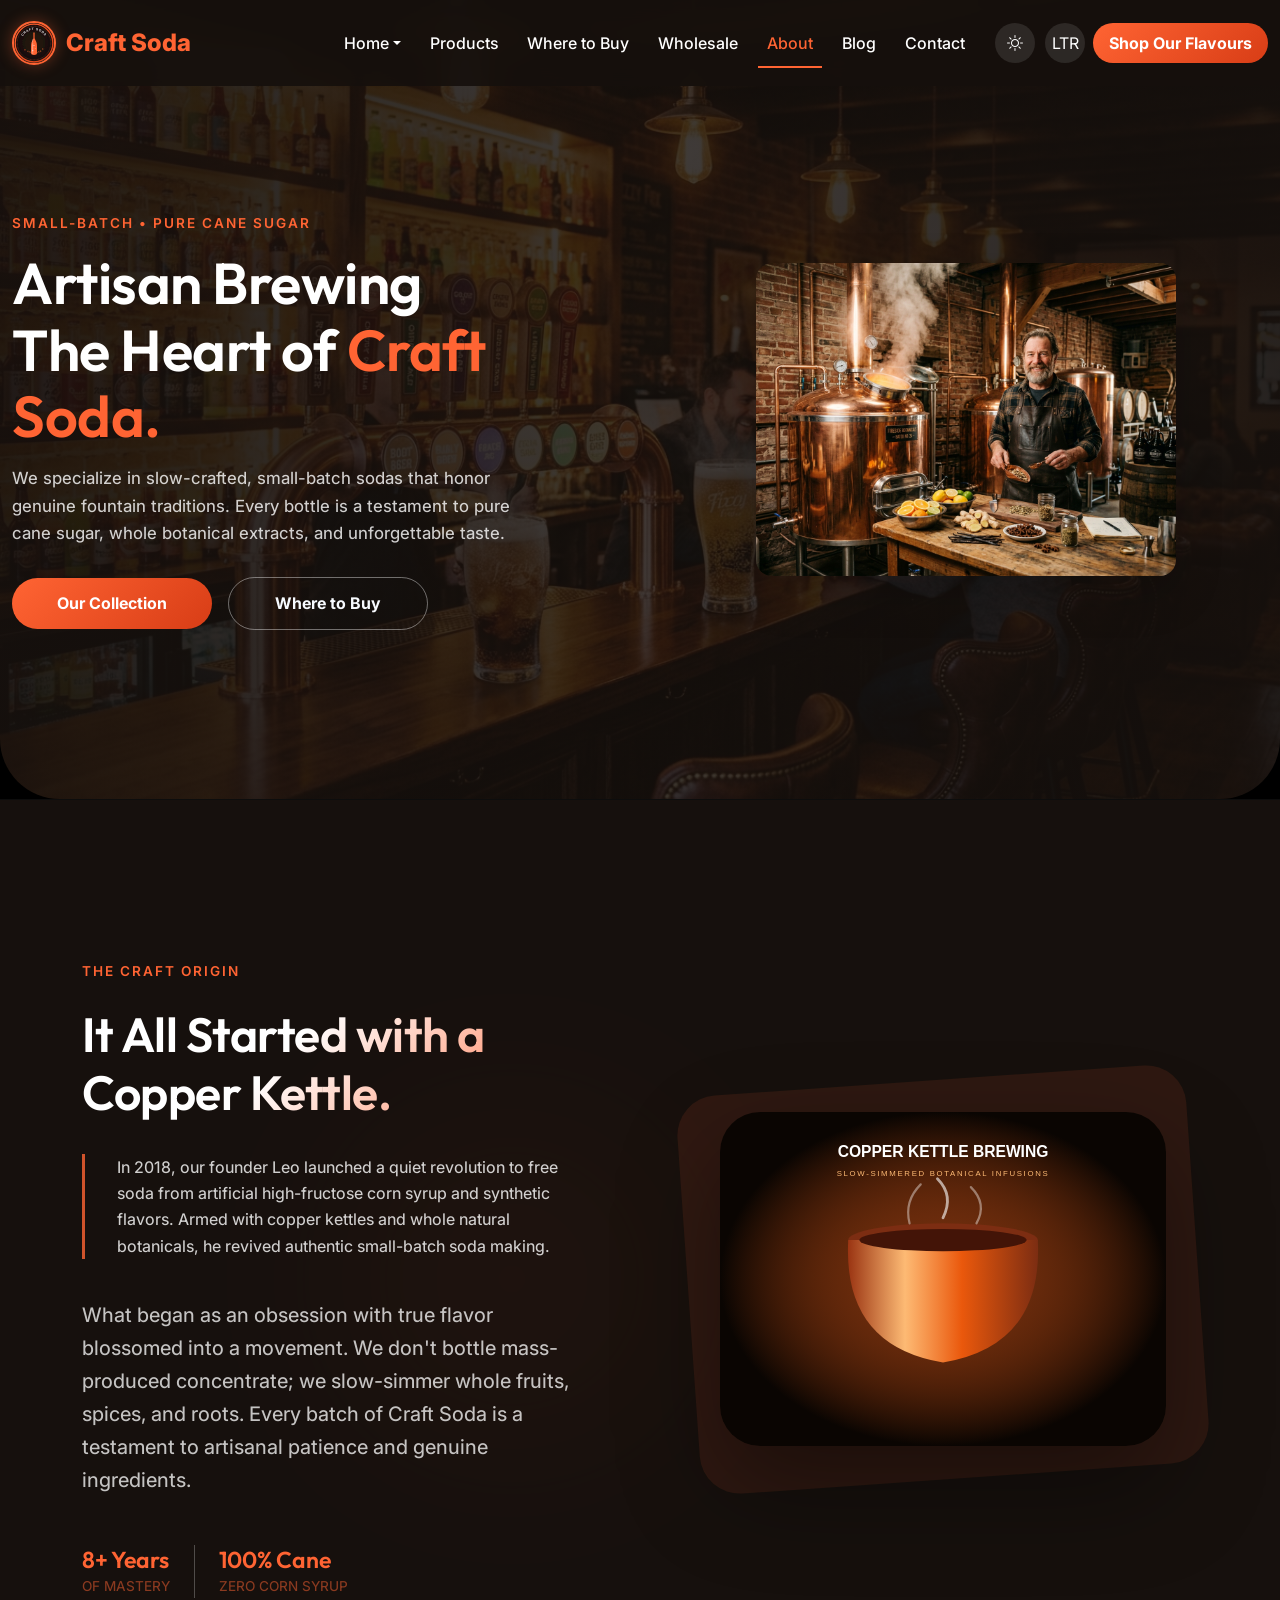
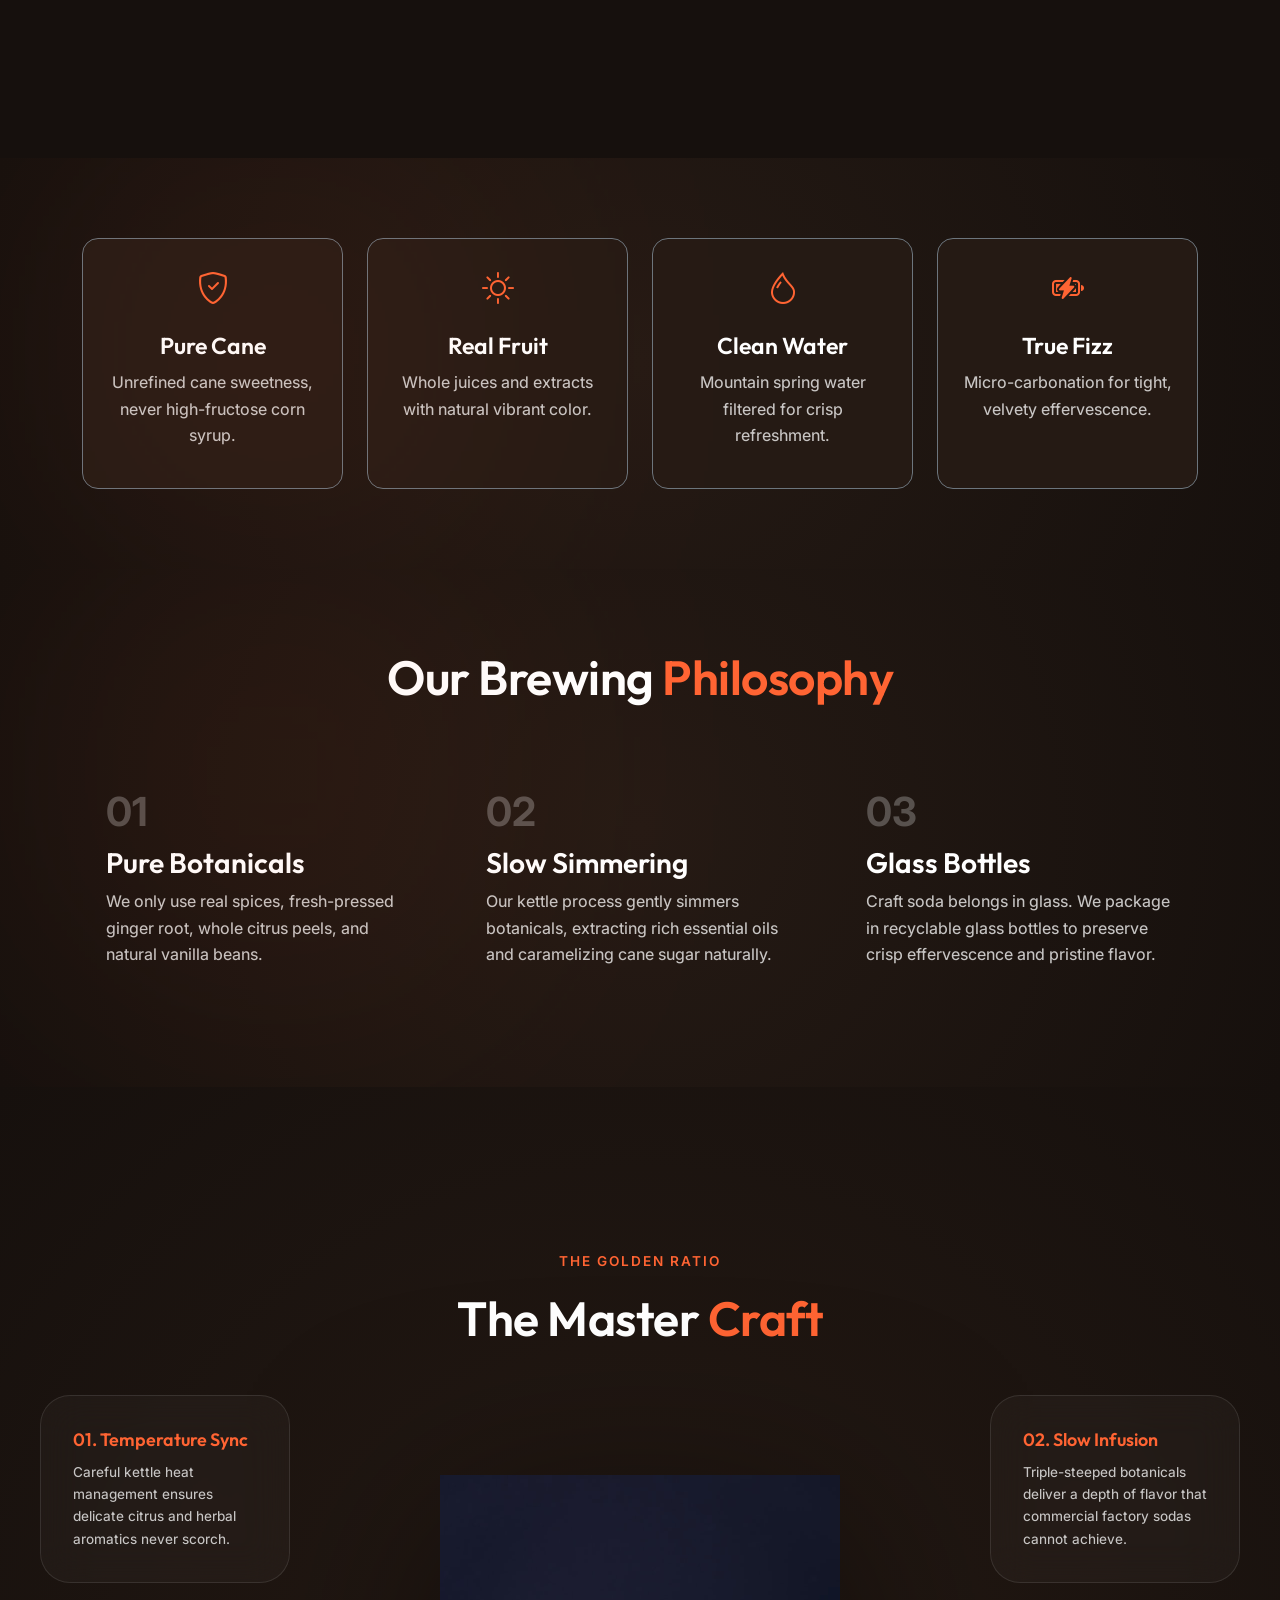
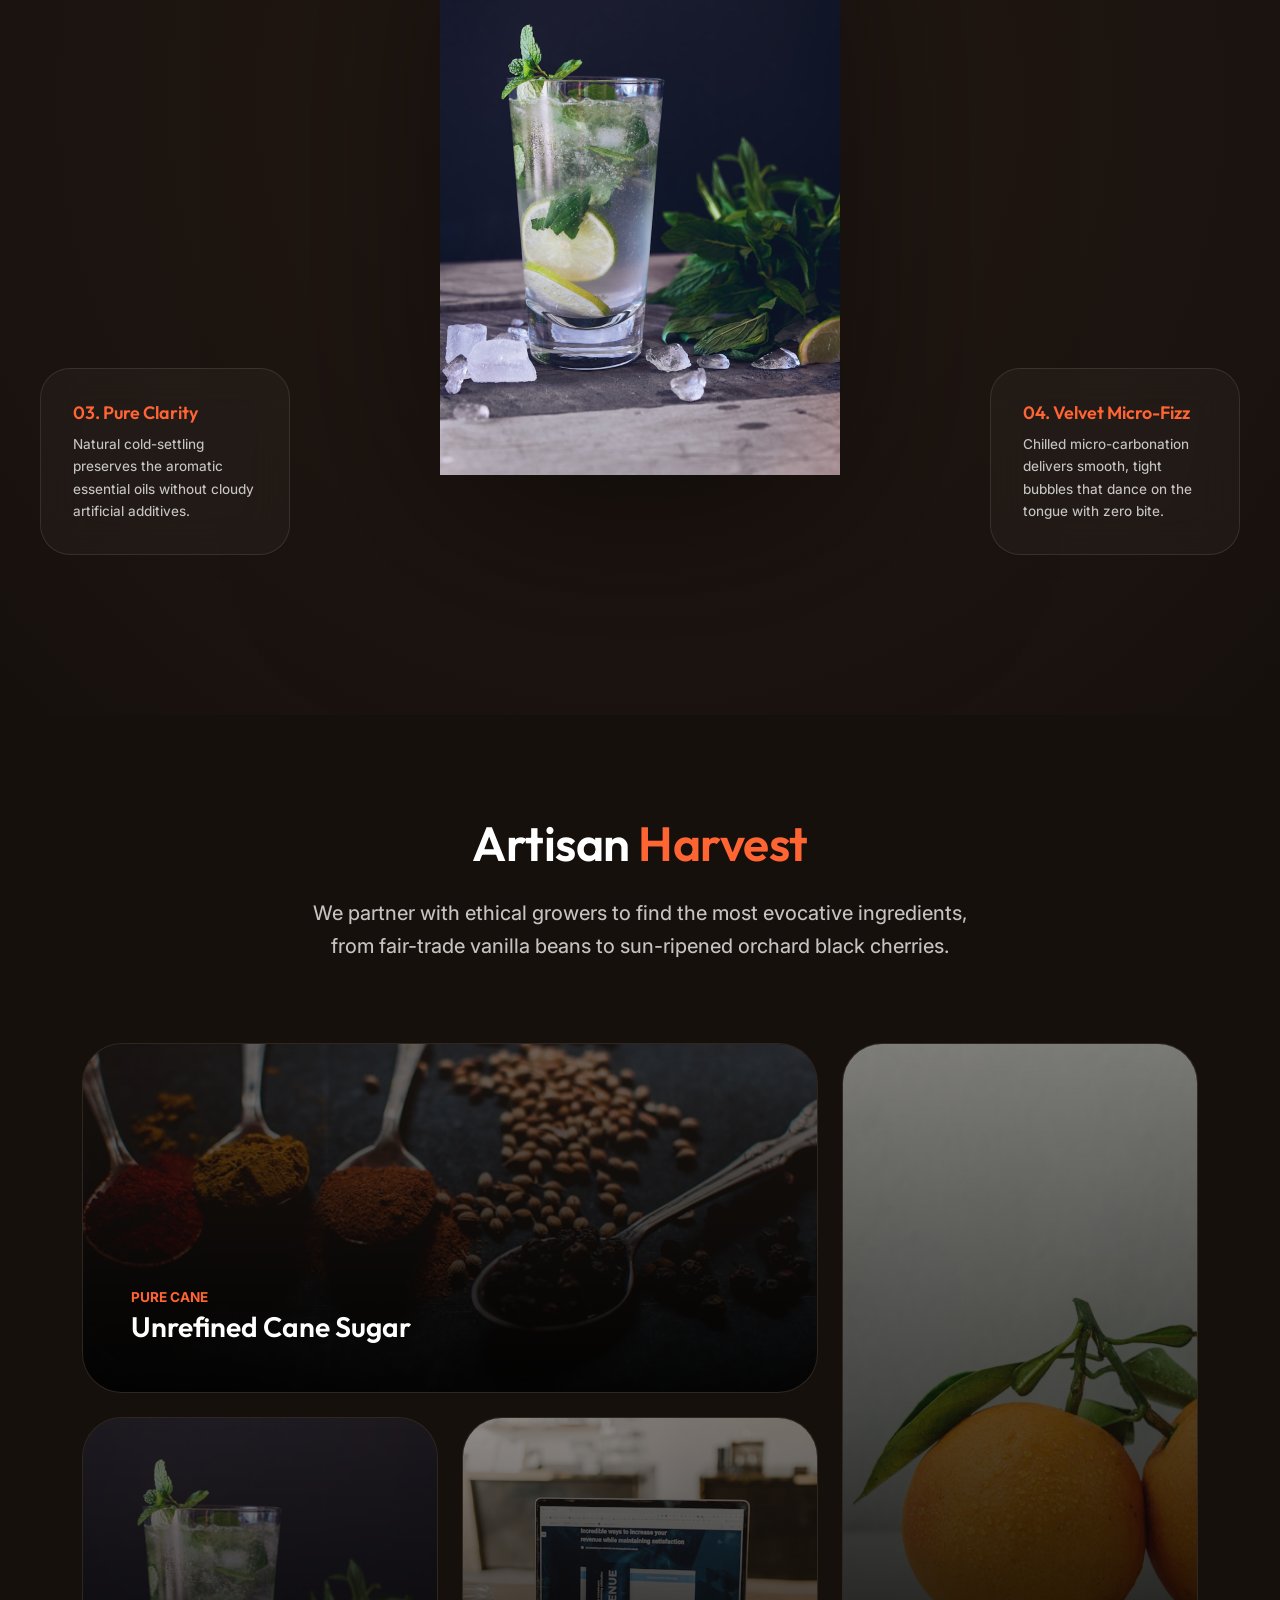
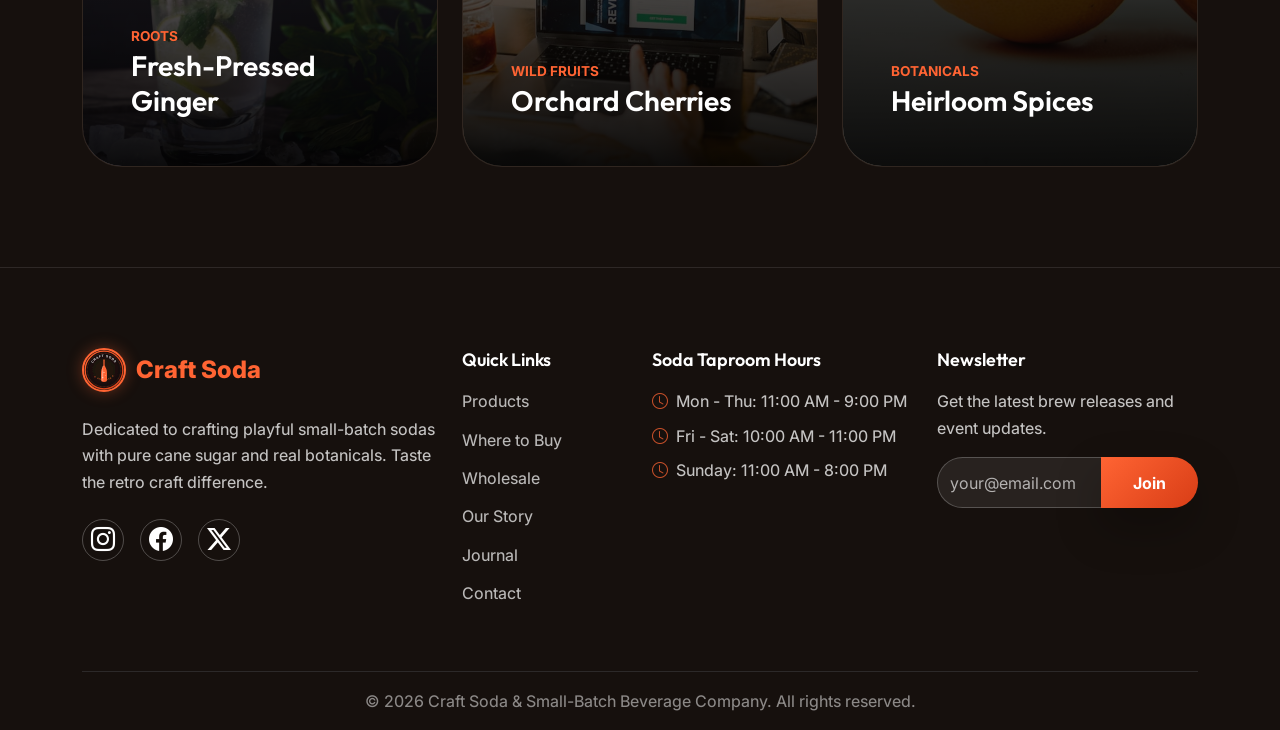
<file: about.html>
<!DOCTYPE html>
<html lang="en" dir="ltr" data-theme="dark">

<head>
    <meta charset="UTF-8">
    <meta name="viewport" content="width=device-width, initial-scale=1.0">
    <title>Our Story | Craft Soda & Small-Batch Beverage Company</title>
    <meta name="description"
        content="The story of Craft Soda & Small-Batch Beverage Company. Handcrafted sodas kettle-simmered with pure cane sugar and real botanicals.">

    <!-- Fonts -->
    <link rel="preconnect" href="https://fonts.googleapis.com">
    <link
        href="https://fonts.googleapis.com/css2?family=Inter:wght@400;500;600;700&family=Outfit:wght@400;600;800&display=swap"
        rel="stylesheet">

    <!-- Icons -->
    <link rel="icon" type="image/png" href="assets/images/favicon.png">
    <link rel="stylesheet" href="https://cdn.jsdelivr.net/npm/bootstrap-icons@1.11.3/font/bootstrap-icons.min.css">

    <!-- Bootstrap CSS -->
    <link id="bootstrap-link" rel="stylesheet"
        href="https://cdn.jsdelivr.net/npm/bootstrap@5.3.3/dist/css/bootstrap.min.css">

    <!-- Custom CSS -->
    <link rel="stylesheet" href="assets/css/style.css">
    <link rel="stylesheet" href="assets/css/about-hero.css">
</head>

<body>

    <!-- Header / Navbar -->
    <nav class="navbar navbar-expand-xl fixed-top">
        <div class="container">
            <a class="navbar-brand d-flex align-items-center" href="index.html">
                <img src="assets/images/logo.svg" alt="Craft Soda Logo" class="brand-logo">
                <span>Craft Soda</span>
            </a>

            <div class="d-flex align-items-center ms-auto">

                <button class="navbar-toggler border-0 shadow-none" type="button" data-bs-toggle="collapse"
                    data-bs-target="#navbarNav">
                    <span class="navbar-toggler-icon"></span>
                </button>
            </div>

            <div class="collapse navbar-collapse" id="navbarNav">
                <ul class="navbar-nav m-inline-start-auto">
                    <li class="nav-item dropdown">
                        <a class="nav-link dropdown-toggle" href="#" role="button" data-bs-toggle="dropdown">Home</a>
                        <ul class="dropdown-menu bg-dark border-secondary">
                            <li><a class="dropdown-item text-white" href="index.html">Home 1</a></li>
                            <li><a class="dropdown-item text-white" href="home-2.html">Home 2</a></li>
                        </ul>
                    </li>
                    <li class="nav-item"><a class="nav-link" href="flavors.html">Products</a></li>
                    <li class="nav-item"><a class="nav-link" href="events.html">Where to Buy</a></li>
                    <li class="nav-item"><a class="nav-link" href="pricing.html">Wholesale</a></li>
                    <li class="nav-item"><a class="nav-link active" href="about.html">About</a></li>
                    <li class="nav-item"><a class="nav-link" href="blog.html">Blog</a></li>

                    <li class="nav-item"><a class="nav-link" href="contact.html">Contact</a></li>
                </ul>

                <div class="d-flex align-items-center justify-content-center justify-content-xl-start mt-3 mt-xl-0 ms-xl-3">
                    <div class="theme-controls d-flex">
                        <button id="theme-toggle" class="control-btn"><i class="bi bi-sun"></i></button>
                        <button id="rtl-toggle" class="control-btn"><span class="rtl-text">LTR</span></button>
                    </div>
                    <a href="flavors.html" class="btn btn-accent rounded-pill px-3 py-2 fw-bold text-nowrap ms-2">Shop Our Flavours</a>
                </div>
            </div>
        </div>
    </nav>
    <!-- Creative Brewery Hero -->
    <section class="creative-hero--section">
        <div class="hero-section--bg">
            <div class="container position-relative z-3">
                <div class="row align-items-center min-vh-75 g-5">
                    <div class="col-lg-6 text-start">
                        <div class="hero-content">
                            <span class="hero-kicker">Small-Batch • Pure Cane Sugar</span>
                            <h1 class="hero-heading mb-3">Artisan Brewing <br> The Heart of <span class="text-accent">Craft Soda.</span></h1>
                            <p class="hero-lead mb-4">We specialize in slow-crafted, small-batch sodas that honor genuine fountain traditions. Every bottle is a testament to pure cane sugar, whole botanical extracts, and unforgettable taste.</p>
                            <div class="hero-actions">
                                <a href="flavors.html" class="btn btn-accent btn-lg">Our Collection</a>
                                <a href="events.html" class="btn btn-outline-light btn-lg">Where to Buy</a>
                            </div>
                        </div>
                    </div>
                    <div class="col-lg-6 position-relative text-center">
                        <div class="about-hero-image-wrapper">
                            <img src="assets/images/about_hero_unique.png" alt="Craft Soda Hero" class="img-fluid rounded-4 shadow-lg about-hero-main-img">
                        </div>
                    </div>
                </div>
            </div>
        </div>
    </section>

    <!-- Unique Heritage Section -->
    <section class="heritage-section">
        <div class="soda-glow"></div>
        <div class="container">
            <div class="heritage-grid">
                <div class="heritage-content-box animate-on-scroll">
                    <span class="heritage-tag">The Craft Origin</span>
                    <h2 class="heritage-title">It All Started with a <br> Copper <span class="text-accent">Kettle.</span>
                    </h2>
                    <div class="heritage-description">
                        <p>In 2018, our founder Leo launched a quiet revolution to free soda from artificial high-fructose corn syrup and synthetic flavors. Armed with copper kettles and whole natural botanicals, he revived authentic small-batch soda making.</p>
                    </div>
                    <p class="fs-5 opacity-75 mb-4">What began as an obsession with true flavor blossomed into a movement. We don't bottle mass-produced concentrate; we slow-simmer whole fruits, spices, and roots. Every batch of Craft Soda is a testament to artisanal patience and genuine ingredients.</p>
                    <div class="mt-5 d-flex gap-4 align-items-center justify-content-center justify-content-lg-start">
                        <div class="text-accent">
                            <h4 class="fw-bold mb-0">8+ Years</h4>
                            <p class="small opacity-50 text-uppercase mb-0">Of Mastery</p>
                        </div>
                        <div class="vr opacity-25"></div>
                        <div class="text-accent">
                            <h4 class="fw-bold mb-0">100% Cane</h4>
                            <p class="small opacity-50 text-uppercase mb-0">Zero Corn Syrup</p>
                        </div>
                    </div>
                </div>
                <div class="heritage-image-wrapper animate-on-scroll">
                    <img src="assets/images/origin_copper_kettle.svg" alt="Craft Soda Heritage" class="heritage-img">
                </div>
            </div>
        </div>
    </section>

    <!-- Health Benefits Grid Section -->
    <section class="section-padding bg-darker">
        <div class="container">
            <div class="row g-4 text-center">
                <div class="col-md-6 col-lg-3 animate-on-scroll">
                    <div class="p-4 rounded-4 h-100 border border-secondary"
                        style="background: var(--secondary-color);">
                        <i class="bi bi-shield-check fs-2 text-accent"></i>
                        <h4 class="mt-3">Pure Cane</h4>
                        <p class="opacity-75">Unrefined cane sweetness, never high-fructose corn syrup.</p>
                    </div>
                </div>
                <div class="col-md-6 col-lg-3 animate-on-scroll" style="animation-delay: 0.1s">
                    <div class="p-4 rounded-4 h-100 border border-secondary"
                        style="background: var(--secondary-color);">
                        <i class="bi bi-brightness-high fs-2 text-accent"></i>
                        <h4 class="mt-3">Real Fruit</h4>
                        <p class="opacity-75">Whole juices and extracts with natural vibrant color.</p>
                    </div>
                </div>
                <div class="col-md-6 col-lg-3 animate-on-scroll" style="animation-delay: 0.2s">
                    <div class="p-4 rounded-4 h-100 border border-secondary"
                        style="background: var(--secondary-color);">
                        <i class="bi bi-droplet fs-2 text-accent"></i>
                        <h4 class="mt-3">Clean Water</h4>
                        <p class="opacity-75">Mountain spring water filtered for crisp refreshment.</p>
                    </div>
                </div>
                <div class="col-md-6 col-lg-3 animate-on-scroll" style="animation-delay: 0.3s">
                    <div class="p-4 rounded-4 h-100 border border-secondary"
                        style="background: var(--secondary-color);">
                        <i class="bi bi-battery-charging fs-2 text-accent"></i>
                        <h4 class="mt-3">True Fizz</h4>
                        <p class="opacity-75">Micro-carbonation for tight, velvety effervescence.</p>
                    </div>
                </div>
            </div>
        </div>
    </section>

    <!-- Brewing Philosophy Timeline -->
    <section class="section-padding bg-darker">
        <div class="container text-center">
            <h2 class="mb-5">Our Brewing <span class="text-accent">Philosophy</span></h2>
            <div class="row g-4 text-start">
                <div class="col-md-4">
                    <div class="philosophy-step p-4 border-inline-start border-accent border-3">
                        <span class="fs-1 fw-bold opacity-25">01</span>
                        <h3>Pure Botanicals</h3>
                        <p class="opacity-75">We only use real spices, fresh-pressed ginger root, whole citrus peels, and natural vanilla beans.</p>
                    </div>
                </div>
                <div class="col-md-4">
                    <div class="philosophy-step p-4 border-inline-start border-accent border-3">
                        <span class="fs-1 fw-bold opacity-25">02</span>
                        <h3>Slow Simmering</h3>
                        <p class="opacity-75">Our kettle process gently simmers botanicals, extracting rich essential oils and caramelizing cane sugar naturally.</p>
                    </div>
                </div>
                <div class="col-md-4">
                    <div class="philosophy-step p-4 border-inline-start border-accent border-3">
                        <span class="fs-1 fw-bold opacity-25">03</span>
                        <h3>Glass Bottles</h3>
                        <p class="opacity-75">Craft soda belongs in glass. We package in recyclable glass bottles to preserve crisp effervescence and pristine flavor.</p>
                    </div>
                </div>
            </div>
        </div>
    </section>

    <!-- Master Craft Highlight -->
    <section class="master-craft-section">
        <div class="container">
            <div class="text-center mb-5 animate-on-scroll">
                <span class="text-accent fw-bold text-uppercase letter-spacing-2">The Golden Ratio</span>
                <h2 class="display-3 fw-bold mt-3">The Master <span class="text-accent">Craft</span></h2>
            </div>

            <div class="craft-focus-container">
                <img src="assets/images/premium-editorial.png" alt="Craft Soda Kettle Brew"
                    class="craft-main-image animate-on-scroll">

                <!-- Feature Items -->
                <div class="craft-feature-item feature-pos-1 animate-on-scroll">
                    <h5 class="text-accent fw-bold">01. Temperature Sync</h5>
                    <p class="small opacity-75 mb-0">Careful kettle heat management ensures delicate citrus and herbal aromatics never scorch.</p>
                </div>
                <div class="craft-feature-item feature-pos-2 animate-on-scroll">
                    <h5 class="text-accent fw-bold">02. Slow Infusion</h5>
                    <p class="small opacity-75 mb-0">Triple-steeped botanicals deliver a depth of flavor that commercial factory sodas cannot achieve.</p>
                </div>
                <div class="craft-feature-item feature-pos-3 animate-on-scroll">
                    <h5 class="text-accent fw-bold">03. Pure Clarity</h5>
                    <p class="small opacity-75 mb-0">Natural cold-settling preserves the aromatic essential oils without cloudy artificial additives.</p>
                </div>
                <div class="craft-feature-item feature-pos-4 animate-on-scroll">
                    <h5 class="text-accent fw-bold">04. Velvet Micro-Fizz</h5>
                    <p class="small opacity-75 mb-0">Chilled micro-carbonation delivers smooth, tight bubbles that dance on the tongue with zero bite.</p>
                </div>
            </div>
        </div>
    </section>

    <!-- Global Harvest Bento Box -->
    <section class="harvest-section">
        <div class="container">
            <div class="row mb-5">
                <div class="col-12 animate-on-scroll text-center">
                    <h2 class="display-4 fw-bold mb-4">Artisan <span class="text-accent">Harvest</span></h2>
                    <p class="fs-5 opacity-75 max-width-700 mx-auto">We partner with ethical growers to find the most evocative ingredients, from fair-trade vanilla beans to sun-ripened orchard black cherries.</p>
                </div>
            </div>

            <div class="bento-grid">
                <div class="bento-item bento-item-lg animate-on-scroll">
                    <img src="assets/images/brew-ingredients.png" alt="Real Cane & Spices" class="bento-img">
                    <div class="bento-content">
                        <span class="text-accent small text-uppercase fw-bold">Pure Cane</span>
                        <h3>Unrefined Cane Sugar</h3>
                    </div>
                </div>
                <div class="bento-item bento-item-high animate-on-scroll">
                    <img src="assets/images/event_bento_harvest.png" alt="Botanicals" class="bento-img">
                    <div class="bento-content">
                        <span class="text-accent small text-uppercase fw-bold">Botanicals</span>
                        <h3>Heirloom Spices</h3>
                    </div>
                </div>
                <div class="bento-item animate-on-scroll">
                    <img src="assets/images/farm-roots.png" alt="Roots" class="bento-img">
                    <div class="bento-content">
                        <span class="text-accent small text-uppercase fw-bold">Roots</span>
                        <h3>Fresh-Pressed Ginger</h3>
                    </div>
                </div>
                <div class="bento-item animate-on-scroll">
                    <img src="assets/images/sustainability_roots.png" alt="Berries" class="bento-img">
                    <div class="bento-content">
                        <span class="text-accent small text-uppercase fw-bold">Wild Fruits</span>
                        <h3>Orchard Cherries</h3>
                    </div>
                </div>
            </div>
        </div>
    </section>

    <!-- Footer -->
    <footer>
        <div class="container">
            <div class="row g-4">
                <div class="col-lg-4">
                    <a class="navbar-brand d-inline-flex align-items-center mb-4" href="index.html">
                        <img src="assets/images/logo.svg" alt="Craft Soda Logo" class="brand-logo">
                        <span>Craft Soda</span>
                    </a>
                    <p class="opacity-75 mb-4">Dedicated to crafting playful small-batch sodas with pure cane sugar and real botanicals. Taste the retro craft difference.</p>
                    <div class="social-links d-flex gap-3">
                        <a href="#"><i class="bi bi-instagram fs-4"></i></a>
                        <a href="#"><i class="bi bi-facebook fs-4"></i></a>
                        <a href="#"><i class="bi bi-twitter-x fs-4"></i></a>
                    </div>
                </div>
                <div class="col-lg-2">
                    <h5>Quick Links</h5>
                    <ul class="list-unstyled mt-3">
                        <li><a href="flavors.html" class="footer-link">Products</a></li>
                        <li><a href="events.html" class="footer-link">Where to Buy</a></li>
                        <li><a href="pricing.html" class="footer-link">Wholesale</a></li>
                        <li><a href="about.html" class="footer-link">Our Story</a></li>
                        <li><a href="blog.html" class="footer-link">Journal</a></li>
                        <li><a href="contact.html" class="footer-link">Contact</a></li>
                    </ul>
                </div>
                <div class="col-lg-3">
                    <h5>Soda Taproom Hours</h5>
                    <ul class="list-unstyled mt-3 opacity-75">
                        <li class="mb-2"><i class="bi bi-clock text-accent me-2"></i>Mon - Thu: 11:00 AM - 9:00 PM</li>
                        <li class="mb-2"><i class="bi bi-clock text-accent me-2"></i>Fri - Sat: 10:00 AM - 11:00 PM</li>
                        <li class="mb-2"><i class="bi bi-clock text-accent me-2"></i>Sunday: 11:00 AM - 8:00 PM</li>
                    </ul>
                </div>
                <div class="col-lg-3">
                    <h5>Newsletter</h5>
                    <p class="opacity-75 mt-3">Get the latest brew releases and event updates.</p>
                    <form class="mt-3">
                        <div class="input-group">
                            <input type="email" class="form-control bg-dark border-secondary text-white"
                                placeholder="your@email.com">
                            <button class="btn btn-accent">Join</button>
                        </div>
                    </form>
                </div>
            </div>
            <hr class="mt-5 border-secondary">
            <div class="text-center mt-3 opacity-50">
                <p>&copy; 2026 Craft Soda & Small-Batch Beverage Company. All rights reserved.</p>
            </div>
        </div>
    </footer>

    <!-- Bootstrap JS -->
    <script src="https://cdn.jsdelivr.net/npm/bootstrap@5.3.3/dist/js/bootstrap.bundle.min.js"></script>
    <script src="assets/js/main.js"></script>
</body>

</html>
</file>
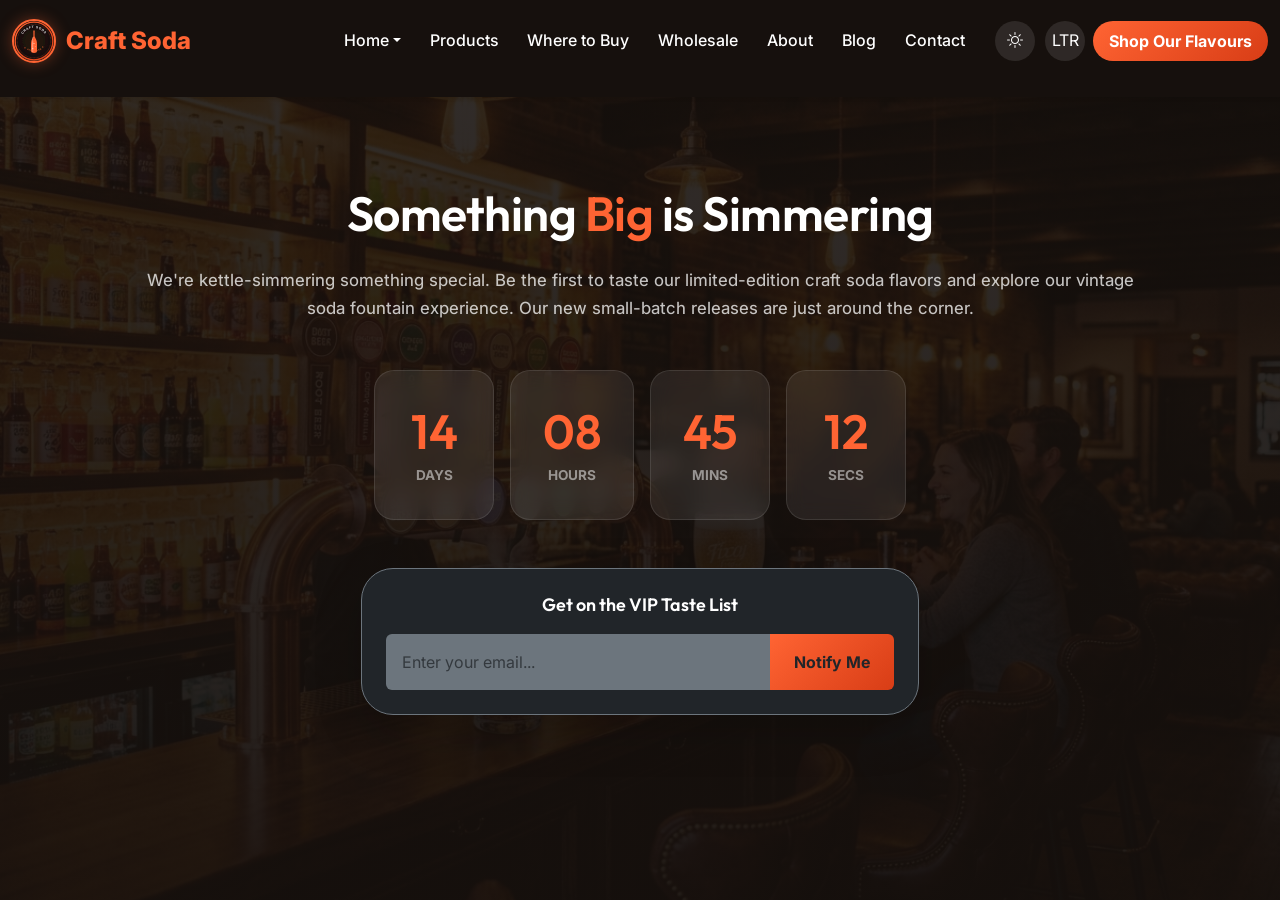
<file: coming-soon.html>
<!DOCTYPE html>
<html lang="en" dir="ltr" data-theme="dark">

<head>
    <meta charset="UTF-8">
    <meta name="viewport" content="width=device-width, initial-scale=1.0">
    <title>Coming Soon | Craft Soda</title>

    <!-- Fonts -->
    <link rel="preconnect" href="https://fonts.googleapis.com">
    <link
        href="https://fonts.googleapis.com/css2?family=Inter:wght@400;500;600;700&family=Outfit:wght@400;600;800&display=swap"
        rel="stylesheet">

    <!-- Icons -->
    <link rel="icon" type="image/png" href="assets/images/favicon.png">
    <link rel="stylesheet" href="https://cdn.jsdelivr.net/npm/bootstrap-icons@1.11.3/font/bootstrap-icons.min.css">

    <!-- Bootstrap CSS -->
    <link id="bootstrap-link" rel="stylesheet"
        href="https://cdn.jsdelivr.net/npm/bootstrap@5.3.3/dist/css/bootstrap.min.css">

    <!-- Custom CSS -->
    <link rel="stylesheet" href="assets/css/style.css">
    <style>
        .coming-soon-bg {
            min-height: 100vh;
            background: linear-gradient(rgba(22, 16, 13, 0.88), rgba(22, 16, 13, 0.94)), url('assets/images/hero_bg.png');
            background-size: cover;
            background-position: center;
        }

        .countdown-box {
            background-color: rgba(255, 255, 255, 0.08);
            backdrop-filter: blur(10px);
            padding: 2rem;
            border-radius: 20px;
            min-width: 120px;
            border: 1px solid rgba(255, 255, 255, 0.1);
        }
    </style>
</head>

<body class="coming-soon-bg d-flex flex-column align-items-center justify-content-center">

    <nav class="navbar navbar-expand-xl fixed-top shadow-sm w-100">
        <div class="container pb-3">
            <a class="navbar-brand d-flex align-items-center" href="index.html">
                <img src="assets/images/logo.svg" alt="Craft Soda Logo" class="brand-logo">
                <span>Craft Soda</span>
            </a>
            <button class="navbar-toggler border-0 shadow-none" type="button" data-bs-toggle="collapse"
                data-bs-target="#navbarNav">
                <span class="navbar-toggler-icon"></span>
            </button>
            <div class="collapse navbar-collapse" id="navbarNav">
                <ul class="navbar-nav m-inline-start-auto">
                    <li class="nav-item dropdown">
                        <a class="nav-link dropdown-toggle" href="#" role="button" data-bs-toggle="dropdown">Home</a>
                        <ul class="dropdown-menu bg-dark border-secondary">
                            <li><a class="dropdown-item text-white" href="index.html">Home 1</a></li>
                            <li><a class="dropdown-item text-white" href="home-2.html">Home 2</a></li>
                        </ul>
                    </li>
                    <li class="nav-item"><a class="nav-link" href="flavors.html">Products</a></li>
                    <li class="nav-item"><a class="nav-link" href="events.html">Where to Buy</a></li>
                    <li class="nav-item"><a class="nav-link" href="pricing.html">Wholesale</a></li>
                    <li class="nav-item"><a class="nav-link" href="about.html">About</a></li>
                    <li class="nav-item"><a class="nav-link" href="blog.html">Blog</a></li>
                    <li class="nav-item"><a class="nav-link" href="contact.html">Contact</a></li>
                </ul>
                <div class="d-flex align-items-center justify-content-center justify-content-xl-start mt-3 mt-xl-0 ms-xl-3">
                    <div class="theme-controls d-flex">
                        <button id="theme-toggle" class="control-btn"><i class="bi bi-sun"></i></button>
                        <button id="rtl-toggle" class="control-btn"><span class="rtl-text">LTR</span></button>
                    </div>
                    <a href="flavors.html" class="btn btn-accent rounded-pill px-3 py-2 fw-bold text-nowrap ms-2">Shop Our Flavours</a>
                </div>
            </div>
        </div>
    </nav>

    <div class="container text-center text-white py-5">
        <div class="mb-5 animate-on-scroll">
            <h1 class="display-3 fw-bold mb-4">Something <span class="text-accent">Big</span> is Simmering</h1>
            <p class="lead opacity-75 mb-5 px-lg-5">We're kettle-simmering something special. Be the first to taste our limited-edition craft soda flavors and explore our vintage soda fountain experience. Our new small-batch releases are just around the corner.</p>
        </div>

        <div class="d-flex flex-wrap justify-content-center gap-3 mb-5 animate-on-scroll" style="animation-delay: 0.1s">
            <div class="countdown-box h-100">
                <div class="display-4 fw-bold text-accent">14</div>
                <small class="text-uppercase fw-bold opacity-50 letter-spacing-1">Days</small>
            </div>
            <div class="countdown-box h-100">
                <div class="display-4 fw-bold text-accent">08</div>
                <small class="text-uppercase fw-bold opacity-50 letter-spacing-1">Hours</small>
            </div>
            <div class="countdown-box h-100">
                <div class="display-4 fw-bold text-accent">45</div>
                <small class="text-uppercase fw-bold opacity-50 letter-spacing-1">Mins</small>
            </div>
            <div class="countdown-box h-100">
                <div class="display-4 fw-bold text-accent">12</div>
                <small class="text-uppercase fw-bold opacity-50 letter-spacing-1">Secs</small>
            </div>
        </div>

        <div class="col-lg-6 mx-auto animate-on-scroll" style="animation-delay: 0.2s">
            <form class="p-4 bg-dark rounded-5 shadow-lg border border-secondary">
                <h5 class="mb-3">Get on the VIP Taste List</h5>
                <div class="input-group">
                    <input type="email" class="form-control bg-secondary border-0 text-white p-3"
                        placeholder="Enter your email...">
                    <button class="btn btn-accent px-4 py-3 fw-bold text-dark">Notify Me</button>
                </div>
            </form>
        </div>
    </div>

    <!-- Bootstrap JS -->
    <script src="https://cdn.jsdelivr.net/npm/bootstrap@5.3.3/dist/js/bootstrap.bundle.min.js"></script>
    <script src="assets/js/main.js"></script>
</body>

</html>
</file>
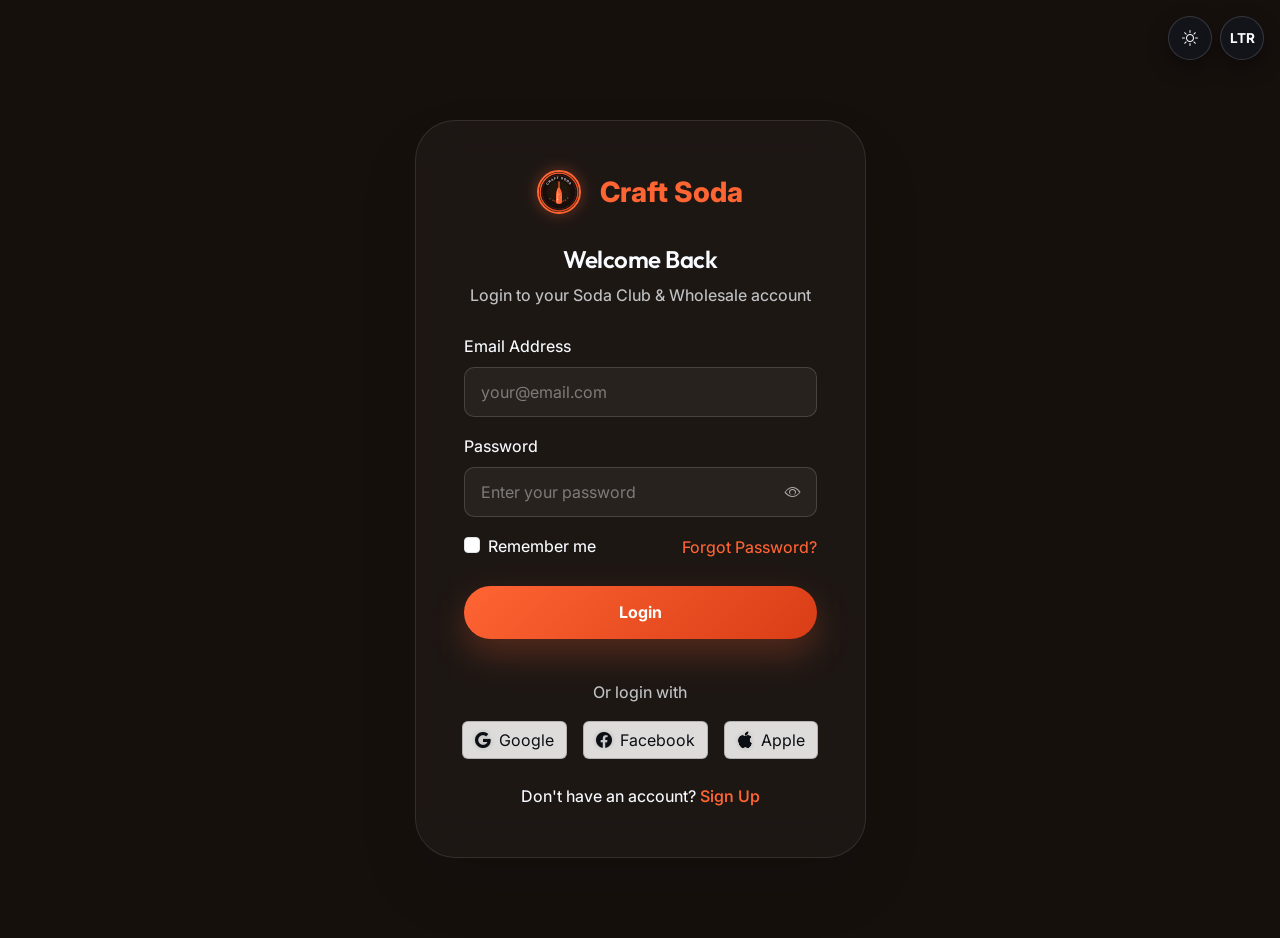
<file: login.html>
<!DOCTYPE html>
<html lang="en" dir="ltr" data-theme="dark">

<head>
    <meta charset="UTF-8">
    <meta name="viewport" content="width=device-width, initial-scale=1.0">
    <title>Login | Craft Soda</title>
    <meta name="description" content="Login to Craft Soda - Small-Batch Beverage Company">
    <!-- Fonts -->
    <link rel="preconnect" href="https://fonts.googleapis.com">
    <link rel="preconnect" href="https://fonts.gstatic.com" crossorigin>
    <link
        href="https://fonts.googleapis.com/css2?family=Inter:wght@400;500;600;700&family=Outfit:wght@400;600;800&display=swap"
        rel="stylesheet">

    <!-- Icons -->
    <link rel="icon" type="image/png" href="assets/images/favicon.png">
    <link rel="stylesheet" href="https://cdn.jsdelivr.net/npm/bootstrap-icons@1.11.3/font/bootstrap-icons.min.css">

    <!-- Bootstrap CSS -->
    <link id="bootstrap-link" rel="stylesheet"
        href="https://cdn.jsdelivr.net/npm/bootstrap@5.3.3/dist/css/bootstrap.min.css">

    <!-- Custom CSS -->
    <link rel="stylesheet" href="assets/css/style.css">
</head>

<body>

    <div class="auth-controls">
        <button id="theme-toggle" class="control-btn" title="Toggle Dark/Light Mode"><i class="bi bi-sun"></i></button>
        <button id="rtl-toggle" class="control-btn" title="Toggle LTR/RTL"><span class="rtl-text">LTR</span></button>
    </div>

    <!-- Login Section -->
    <section class="section-padding" style="padding-top: 120px;">
        <div class="container">
            <div class="row justify-content-center">
                <div class="col-lg-5 col-md-7">
                    <div class="glass-card auth-card text-center">
                        <!-- Logo and Brand -->
                        <div class="mb-4">
                            <a href="index.html"
                                class="navbar-brand d-inline-flex align-items-center justify-content-center">
                                <img src="assets/images/logo.svg" alt="Craft Soda Logo" class="brand-logo me-2">
                                <span class="fs-3">Craft Soda</span>
                            </a>
                        </div>

                        <h2 class="mb-2">Welcome Back</h2>
                        <p class="opacity-75 mb-4">Login to your Soda Club &amp; Wholesale account</p>

                        <!-- Login Form -->
                        <form class="text-start mb-4">
                            <div class="mb-3">
                                <label for="email" class="form-label">Email Address</label>
                                <input type="email" class="form-control" id="email" placeholder="your@email.com"
                                    required>
                            </div>
                            <div class="mb-3">
                                <label for="password" class="form-label">Password</label>
                                <div class="password-field-container">
                                    <input type="password" class="form-control" id="password"
                                        placeholder="Enter your password" required>
                                    <span class="password-toggle" onclick="togglePassword('password', this)">
                                        <i class="bi bi-eye"></i>
                                    </span>
                                </div>
                            </div>
                            <div class="d-flex justify-content-between align-items-center mb-4">
                                <div class="form-check">
                                    <input class="form-check-input" type="checkbox" id="remember">
                                    <label class="form-check-label" for="remember">
                                        Remember me
                                    </label>
                                </div>
                                <a href="#" class="text-accent text-decoration-none">Forgot Password?</a>
                            </div>
                            <button type="submit" class="btn btn-accent w-100 mb-3 text-dark fw-bold">Login</button>
                        </form>

                        <!-- Social Login -->
                        <div class="mb-4">
                            <p class="opacity-75 mb-3">Or login with</p>
                            <div class="d-flex gap-3 justify-content-center">
                                <button class="btn btn-outline-light flex-fill">
                                    <i class="bi bi-google me-2"></i>Google
                                </button>
                                <button class="btn btn-outline-light flex-fill">
                                    <i class="bi bi-facebook me-2"></i>Facebook
                                </button>
                                <button class="btn btn-outline-light flex-fill">
                                    <i class="bi bi-apple me-2"></i>Apple
                                </button>
                            </div>
                        </div>

                        <!-- Sign Up Link -->
                        <p class="mb-0">
                            Don't have an account?
                            <a href="signup.html" class="text-accent text-decoration-none fw-bold">Sign Up</a>
                        </p>
                    </div>
                </div>
            </div>
        </div>
    </section>

    <!-- Bootstrap JS + Popper JS Bundle -->
    <script src="https://cdn.jsdelivr.net/npm/bootstrap@5.3.3/dist/js/bootstrap.bundle.min.js"></script>
    <script src="assets/js/main.js"></script>
</body>

</html>
</file>
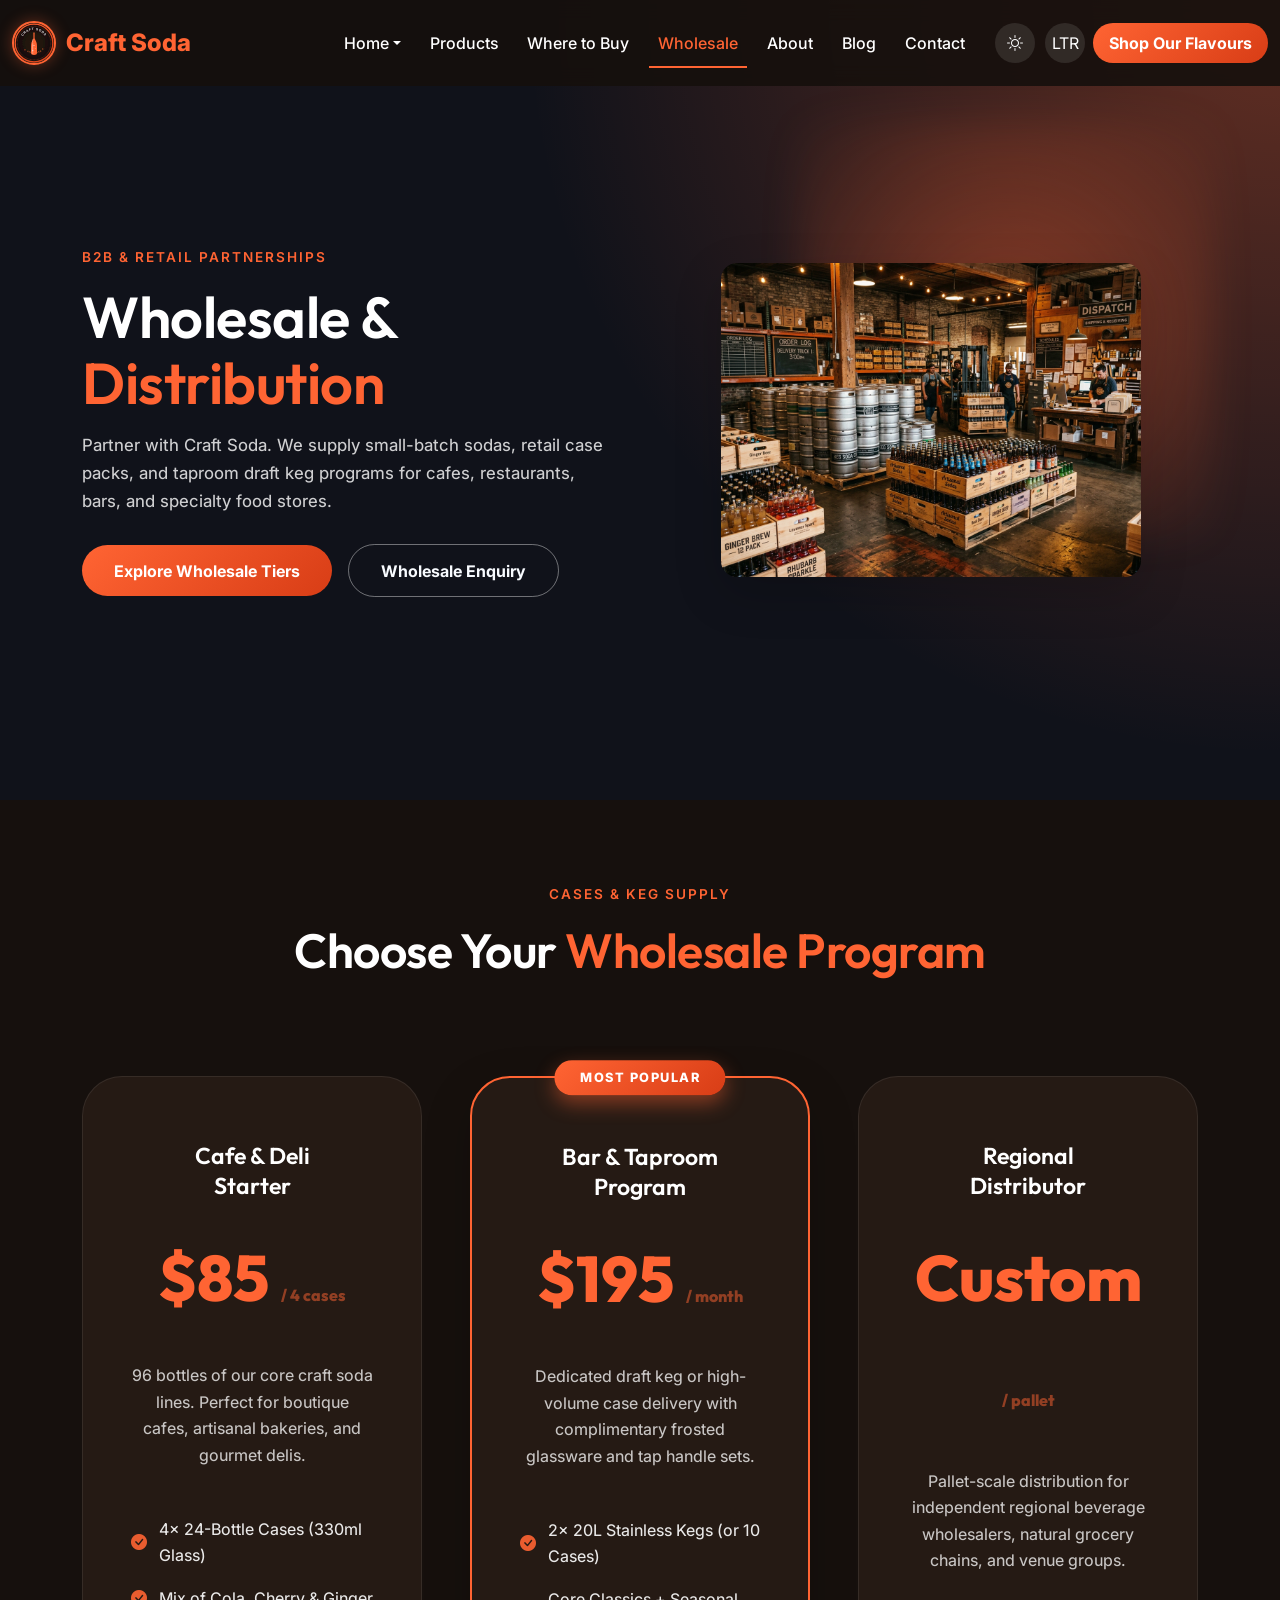
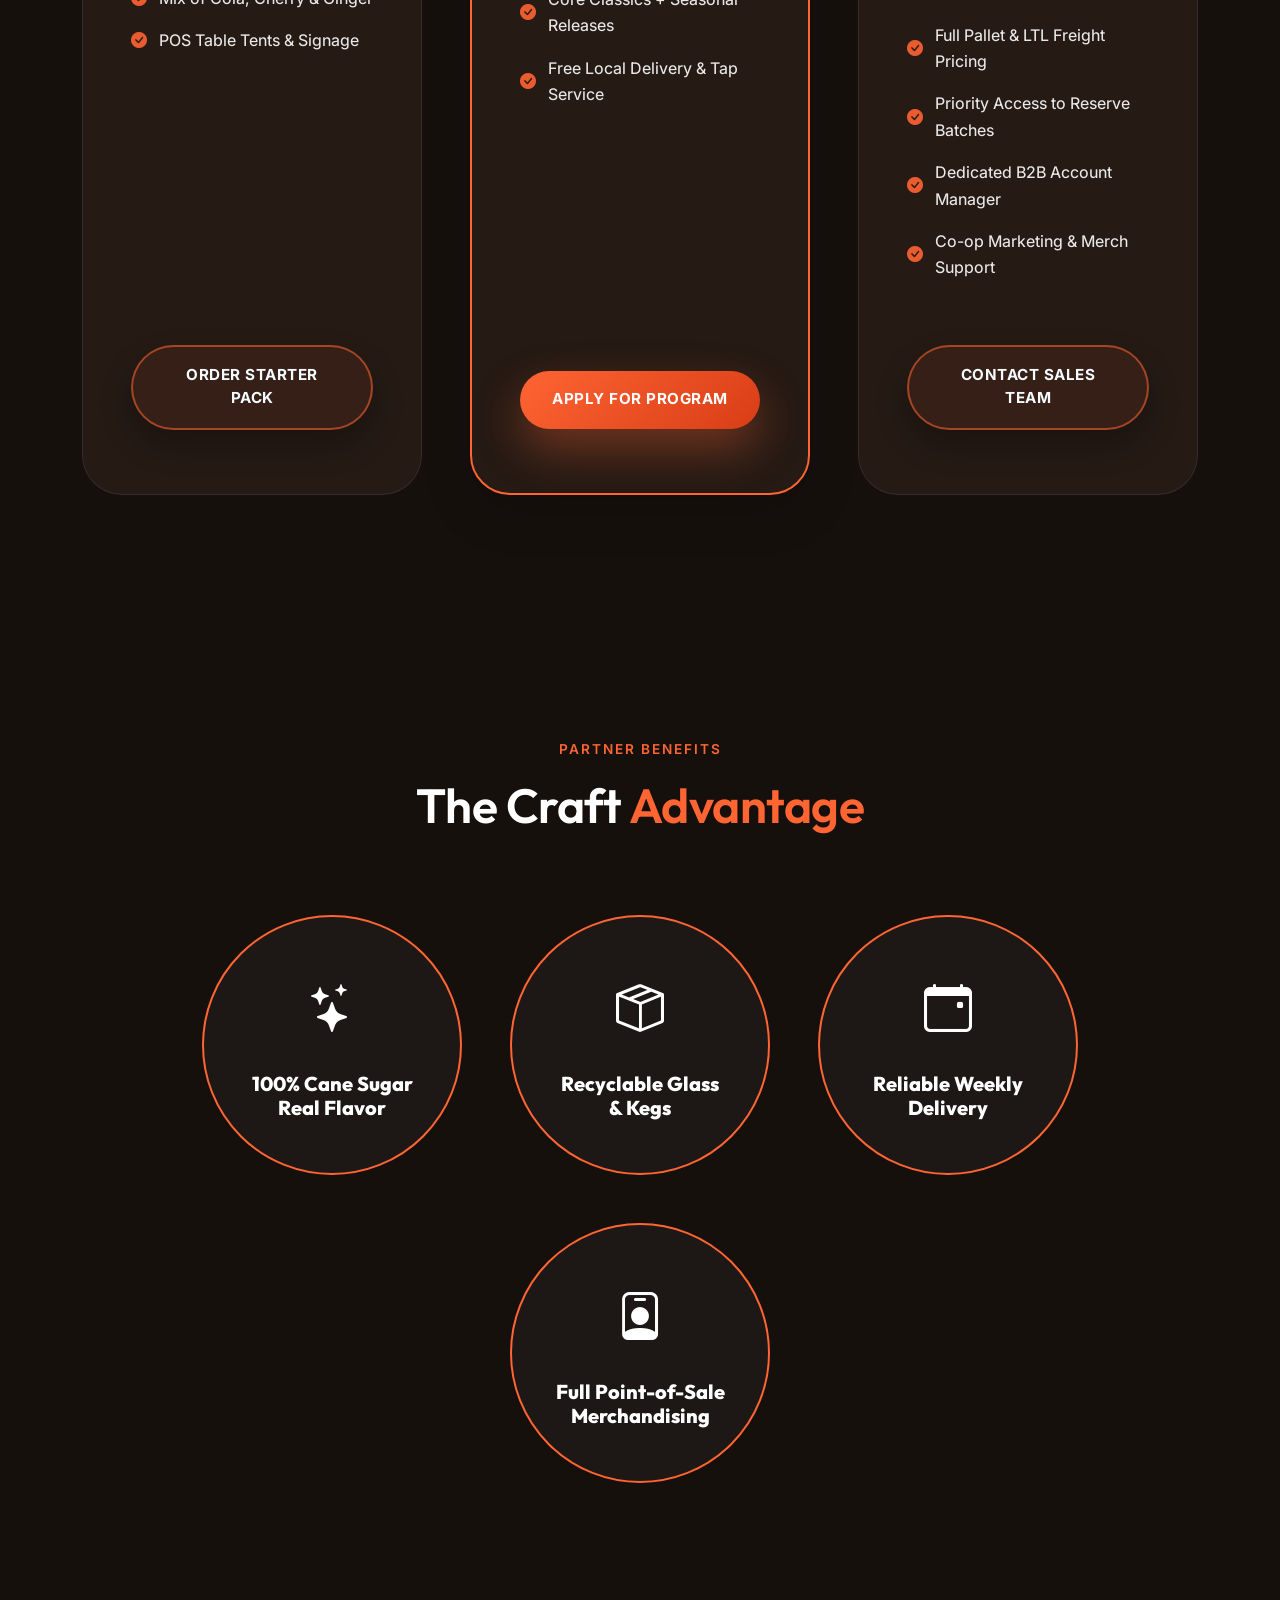
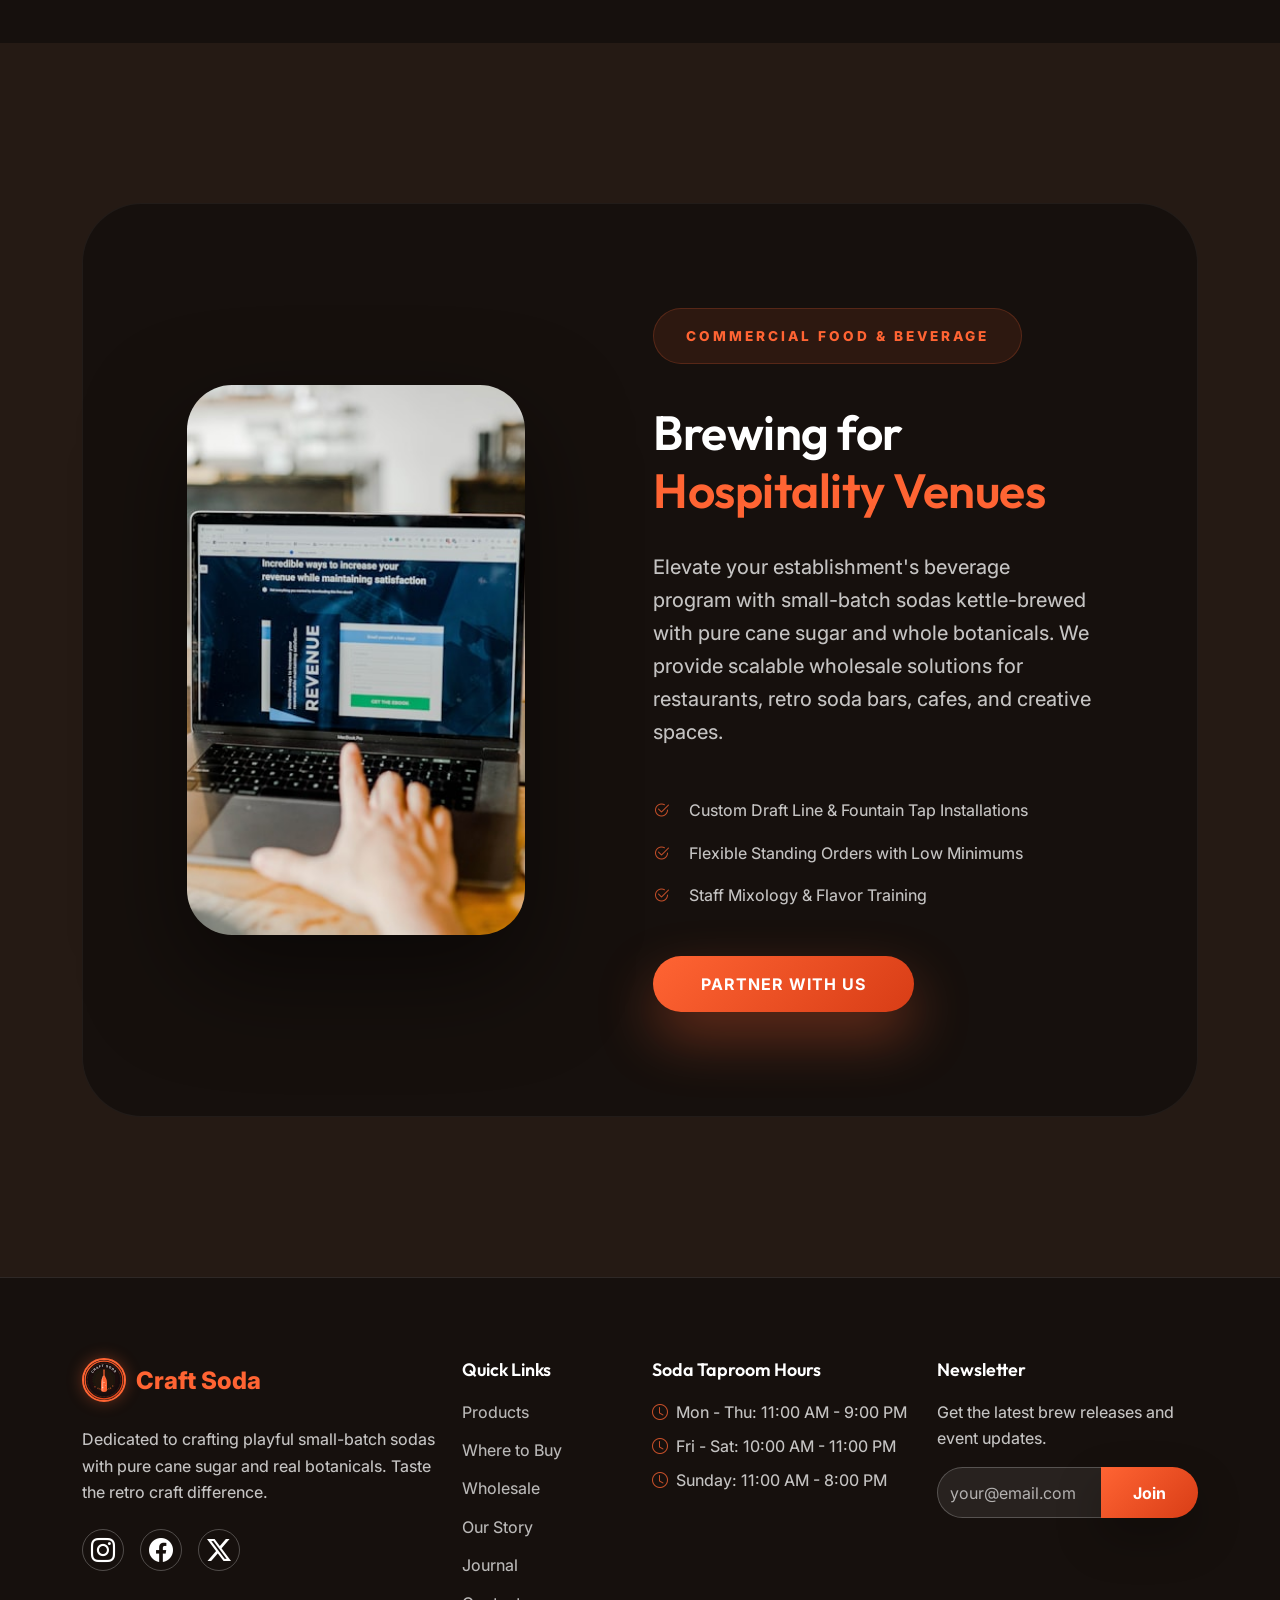
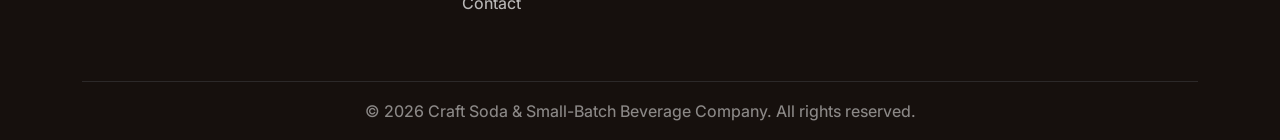
<file: pricing.html>
<!DOCTYPE html>
<html lang="en" dir="ltr" data-theme="dark">

<head>
    <meta charset="UTF-8">
    <meta name="viewport" content="width=device-width, initial-scale=1.0">
    <title>Wholesale & Distribution | Craft Soda & Small-Batch Beverage Company</title>
    <meta name="description"
        content="Wholesale cases, cafe keg programs, and regional retail distribution from Craft Soda & Small-Batch Beverage Company.">

    <!-- Fonts -->
    <link rel="preconnect" href="https://fonts.googleapis.com">
    <link
        href="https://fonts.googleapis.com/css2?family=Inter:wght@400;500;600;700&family=Outfit:wght@400;600;800&display=swap"
        rel="stylesheet">

    <!-- Icons -->
    <link rel="icon" type="image/png" href="assets/images/favicon.png">
    <link rel="stylesheet" href="https://cdn.jsdelivr.net/npm/bootstrap-icons@1.11.3/font/bootstrap-icons.min.css">

    <!-- Bootstrap CSS -->
    <link id="bootstrap-link" rel="stylesheet"
        href="https://cdn.jsdelivr.net/npm/bootstrap@5.3.3/dist/css/bootstrap.min.css">

    <!-- Custom CSS -->
    <link rel="stylesheet" href="assets/css/style.css">
    <link rel="stylesheet" href="assets/css/pricing-hero.css">
</head>

<body>

    <!-- Header / Navbar -->
    <nav class="navbar navbar-expand-xl fixed-top">
        <div class="container">
            <a class="navbar-brand d-flex align-items-center" href="index.html">
                <img src="assets/images/logo.svg" alt="Craft Soda Logo" class="brand-logo">
                <span>Craft Soda</span>
            </a>

            <div class="d-flex align-items-center ms-auto">

                <button class="navbar-toggler border-0 shadow-none" type="button" data-bs-toggle="collapse"
                    data-bs-target="#navbarNav">
                    <span class="navbar-toggler-icon"></span>
                </button>
            </div>
            <div class="collapse navbar-collapse" id="navbarNav">
                <ul class="navbar-nav m-inline-start-auto">
                    <li class="nav-item dropdown">
                        <a class="nav-link dropdown-toggle" href="#" role="button" data-bs-toggle="dropdown">Home</a>
                        <ul class="dropdown-menu bg-dark border-secondary">
                            <li><a class="dropdown-item text-white" href="index.html">Home 1</a></li>
                            <li><a class="dropdown-item text-white" href="home-2.html">Home 2</a></li>
                        </ul>
                    </li>
                    <li class="nav-item"><a class="nav-link" href="flavors.html">Products</a></li>
                    <li class="nav-item"><a class="nav-link" href="events.html">Where to Buy</a></li>
                    <li class="nav-item"><a class="nav-link active" href="pricing.html">Wholesale</a></li>
                    <li class="nav-item"><a class="nav-link" href="about.html">About</a></li>
                    <li class="nav-item"><a class="nav-link" href="blog.html">Blog</a></li>

                    <li class="nav-item"><a class="nav-link" href="contact.html">Contact</a></li>
                </ul>
                <div class="d-flex align-items-center justify-content-center justify-content-xl-start mt-3 mt-xl-0 ms-xl-3">
                    <div class="theme-controls d-flex">
                        <button id="theme-toggle" class="control-btn"><i class="bi bi-sun"></i></button>
                        <button id="rtl-toggle" class="control-btn"><span class="rtl-text">LTR</span></button>
                    </div>
                    <a href="flavors.html" class="btn btn-accent rounded-pill px-3 py-2 fw-bold text-nowrap ms-2">Shop Our Flavours</a>
                </div>
            </div>
        </div>
    </nav>

    <!-- Pricing Hero -->
    <section class="pricing-hero">
        <div class="pricing-hero-glow"></div>
        <div class="container position-relative z-3">
            <div class="row align-items-center min-vh-75 g-5">
                <div class="col-lg-6 text-start">
                    <div class="hero-copy">
                        <span class="hero-tag">B2B & Retail Partnerships</span>
                        <h1 class="pricing-hero-title mb-3">Wholesale & <span class="text-accent">Distribution</span></h1>
                        <p class="pricing-hero-desc mb-4">
                            Partner with Craft Soda. We supply small-batch sodas, retail case packs, and taproom draft keg programs for cafes, restaurants, bars, and specialty food stores.
                        </p>
                        <div class="hero-cta">
                            <a href="#pricing-plans" class="btn btn-accent btn-lg">Explore Wholesale Tiers</a>
                            <a href="contact.html" class="btn btn-outline-light btn-lg">Wholesale Enquiry</a>
                        </div>
                    </div>
                </div>
                <div class="col-lg-6 position-relative text-center">
                    <div class="hero-visual">
                        <img src="assets/images/wholesale_hero_unique.png" alt="Craft Soda Wholesale & Distribution" class="img-fluid rounded-4 shadow-lg">
                    </div>
                </div>
            </div>
        </div>
    </section>

    <!-- Pricing Section -->
    <section id="pricing-plans" class="section-padding">
        <div class="container overflow-visible">
            <div class="text-center mb-5 animate-on-scroll">
                <span class="text-accent fw-bold text-uppercase letter-spacing-2">Cases & Keg Supply</span>
                <h2 class="display-3 fw-bold mt-3">Choose Your <span class="text-accent">Wholesale Program</span></h2>
            </div>

            <div class="row g-5 align-items-stretch mt-5 justify-content-center">
                <!-- Plan 1 -->
                <div class="col-lg-6 col-xl-4 animate-on-scroll">
                    <div class="pricing-card">
                        <h4 class="mb-4">Cafe & Deli <br> Starter</h4>
                        <div class="price">$85 <small class="fs-6 opacity-50">/ 4 cases</small></div>
                        <p class="opacity-75 mb-5">96 bottles of our core craft soda lines. Perfect for boutique cafes, artisanal bakeries, and gourmet delis.</p>
                        <ul class="list-unstyled features-list">
                            <li><i class="bi bi-check-circle-fill text-accent"></i> 4x 24-Bottle Cases (330ml Glass)</li>
                            <li><i class="bi bi-check-circle-fill text-accent"></i> Mix of Cola, Cherry & Ginger</li>
                            <li><i class="bi bi-check-circle-fill text-accent"></i> POS Table Tents & Signage</li>
                        </ul>
                        <a href="contact.html" class="btn btn-outline-accent w-100 mt-auto">Order Starter Pack</a>
                    </div>
                </div>

                <!-- Plan 2 (Featured) -->
                <div class="col-lg-6 col-xl-4 animate-on-scroll" style="animation-delay: 0.1s">
                    <div class="pricing-card featured-card shadow-lg">
                        <span class="popular-badge">MOST POPULAR</span>
                        <h4 class="mb-4">Bar & Taproom <br> Program</h4>
                        <div class="price">$195 <small class="fs-6 opacity-50">/ month</small></div>
                        <p class="opacity-75 mb-5">Dedicated draft keg or high-volume case delivery with complimentary frosted glassware and tap handle sets.</p>
                        <ul class="list-unstyled features-list">
                            <li><i class="bi bi-check-circle-fill text-accent"></i> 2x 20L Stainless Kegs (or 10 Cases)</li>
                            <li><i class="bi bi-check-circle-fill text-accent"></i> Core Classics + Seasonal Releases</li>
                            <li><i class="bi bi-check-circle-fill text-accent"></i> Free Local Delivery & Tap Service</li>
                        </ul>
                        <a href="contact.html" class="btn btn-accent w-100 mt-auto">Apply for Program</a>
                    </div>
                </div>

                <!-- Plan 3 -->
                <div class="col-lg-6 col-xl-4 animate-on-scroll" style="animation-delay: 0.2s">
                    <div class="pricing-card">
                        <h4 class="mb-4">Regional <br> Distributor</h4>
                        <div class="price">Custom <small class="fs-6 opacity-50">/ pallet</small></div>
                        <p class="opacity-75 mb-5">Pallet-scale distribution for independent regional beverage wholesalers, natural grocery chains, and venue groups.
                        </p>
                        <ul class="list-unstyled features-list">
                            <li><i class="bi bi-check-circle-fill text-accent"></i> Full Pallet & LTL Freight Pricing</li>
                            <li><i class="bi bi-check-circle-fill text-accent"></i> Priority Access to Reserve Batches</li>
                            <li><i class="bi bi-check-circle-fill text-accent"></i> Dedicated B2B Account Manager</li>
                            <li><i class="bi bi-check-circle-fill text-accent"></i> Co-op Marketing & Merch Support</li>
                        </ul>
                        <a href="contact.html" class="btn btn-outline-accent w-100 mt-auto">Contact Sales Team</a>
                    </div>
                </div>
            </div>
        </div>
    </section>

    <!-- Subscriber Perks Section -->
    <section class="perks-section">
        <div class="container text-center animate-on-scroll">
            <span class="text-accent fw-bold text-uppercase letter-spacing-2">Partner Benefits</span>
            <h2 class="display-3 fw-bold mt-3">The Craft <span class="text-accent">Advantage</span></h2>

            <div class="perk-circle-grid">
                <div class="perk-circle animate-on-scroll">
                    <i class="bi bi-stars"></i>
                    <span>100% Cane Sugar <br> Real Flavor</span>
                </div>
                <div class="perk-circle animate-on-scroll" style="animation-delay: 0.1s">
                    <i class="bi bi-box-seam"></i>
                    <span>Recyclable Glass <br> & Kegs</span>
                </div>
                <div class="perk-circle animate-on-scroll" style="animation-delay: 0.2s">
                    <i class="bi bi-calendar-event"></i>
                    <span>Reliable Weekly <br> Delivery</span>
                </div>
                <div class="perk-circle animate-on-scroll" style="animation-delay: 0.3s">
                    <i class="bi bi-person-badge"></i>
                    <span>Full Point-of-Sale <br> Merchandising</span>
                </div>
            </div>
        </div>
    </section>

    <!-- Wholesale Section -->
    <section class="wholesale-section">
        <div class="container animate-on-scroll">
            <div class="wholesale-banner">
                <div class="wholesale-img-container">
                    <img src="assets/images/event_bento_eco.png" alt="Wholesale Keg Supply Partner" class="wholesale-img">
                </div>
                <div class="wholesale-content">
                    <span class="wholesale-badge">Commercial Food & Beverage</span>
                    <h2>Brewing for <br> <span class="text-accent">Hospitality Venues</span></h2>
                    <p class="fs-5 opacity-75 mb-5">Elevate your establishment's beverage program with small-batch sodas kettle-brewed with pure cane sugar and whole botanicals. We provide scalable wholesale solutions for restaurants, retro soda bars, cafes, and creative spaces.</p>
                    <ul class="list-unstyled mb-5 opacity-75">
                        <li class="mb-3"><i class="bi bi-check2-circle text-accent me-3"></i> Custom Draft Line & Fountain Tap Installations
                        </li>
                        <li class="mb-3"><i class="bi bi-check2-circle text-accent me-3"></i> Flexible Standing Orders with Low Minimums
                        </li>
                        <li class="mb-3"><i class="bi bi-check2-circle text-accent me-3"></i> Staff Mixology & Flavor Training
                        </li>
                    </ul>
                    <a href="contact.html" class="btn btn-accent btn-lg px-5">Partner With Us</a>
                </div>
            </div>
        </div>
    </section>

    <!-- Footer -->
    <footer>
        <div class="container">
            <div class="row g-4">
                <div class="col-lg-4">
                    <a class="navbar-brand d-inline-flex align-items-center mb-4" href="index.html">
                        <img src="assets/images/logo.svg" alt="Craft Soda Logo" class="brand-logo">
                        <span>Craft Soda</span>
                    </a>
                    <p class="opacity-75 mb-4">Dedicated to crafting playful small-batch sodas with pure cane sugar and real botanicals. Taste the retro craft difference.</p>
                    <div class="social-links d-flex gap-3">
                        <a href="#"><i class="bi bi-instagram fs-4"></i></a>
                        <a href="#"><i class="bi bi-facebook fs-4"></i></a>
                        <a href="#"><i class="bi bi-twitter-x fs-4"></i></a>
                    </div>
                </div>
                <div class="col-lg-2">
                    <h5>Quick Links</h5>
                    <ul class="list-unstyled mt-3">
                        <li><a href="flavors.html" class="footer-link">Products</a></li>
                        <li><a href="events.html" class="footer-link">Where to Buy</a></li>
                        <li><a href="pricing.html" class="footer-link">Wholesale</a></li>
                        <li><a href="about.html" class="footer-link">Our Story</a></li>
                        <li><a href="blog.html" class="footer-link">Journal</a></li>
                        <li><a href="contact.html" class="footer-link">Contact</a></li>
                    </ul>
                </div>
                <div class="col-lg-3">
                    <h5>Soda Taproom Hours</h5>
                    <ul class="list-unstyled mt-3 opacity-75">
                        <li class="mb-2"><i class="bi bi-clock text-accent me-2"></i>Mon - Thu: 11:00 AM - 9:00 PM</li>
                        <li class="mb-2"><i class="bi bi-clock text-accent me-2"></i>Fri - Sat: 10:00 AM - 11:00 PM</li>
                        <li class="mb-2"><i class="bi bi-clock text-accent me-2"></i>Sunday: 11:00 AM - 8:00 PM</li>
                    </ul>
                </div>
                <div class="col-lg-3">
                    <h5>Newsletter</h5>
                    <p class="opacity-75 mt-3">Get the latest brew releases and event updates.</p>
                    <form class="mt-3">
                        <div class="input-group">
                            <input type="email" class="form-control bg-dark border-secondary text-white"
                                placeholder="your@email.com">
                            <button class="btn btn-accent">Join</button>
                        </div>
                    </form>
                </div>
            </div>
            <hr class="mt-5 border-secondary">
            <div class="text-center mt-3 opacity-50">
                <p>&copy; 2026 Craft Soda & Small-Batch Beverage Company. All rights reserved.</p>
            </div>
        </div>
    </footer>

    <!-- Bootstrap JS -->
    <script src="https://cdn.jsdelivr.net/npm/bootstrap@5.3.3/dist/js/bootstrap.bundle.min.js"></script>
    <script src="assets/js/main.js"></script>
</body>

</html>
</file>
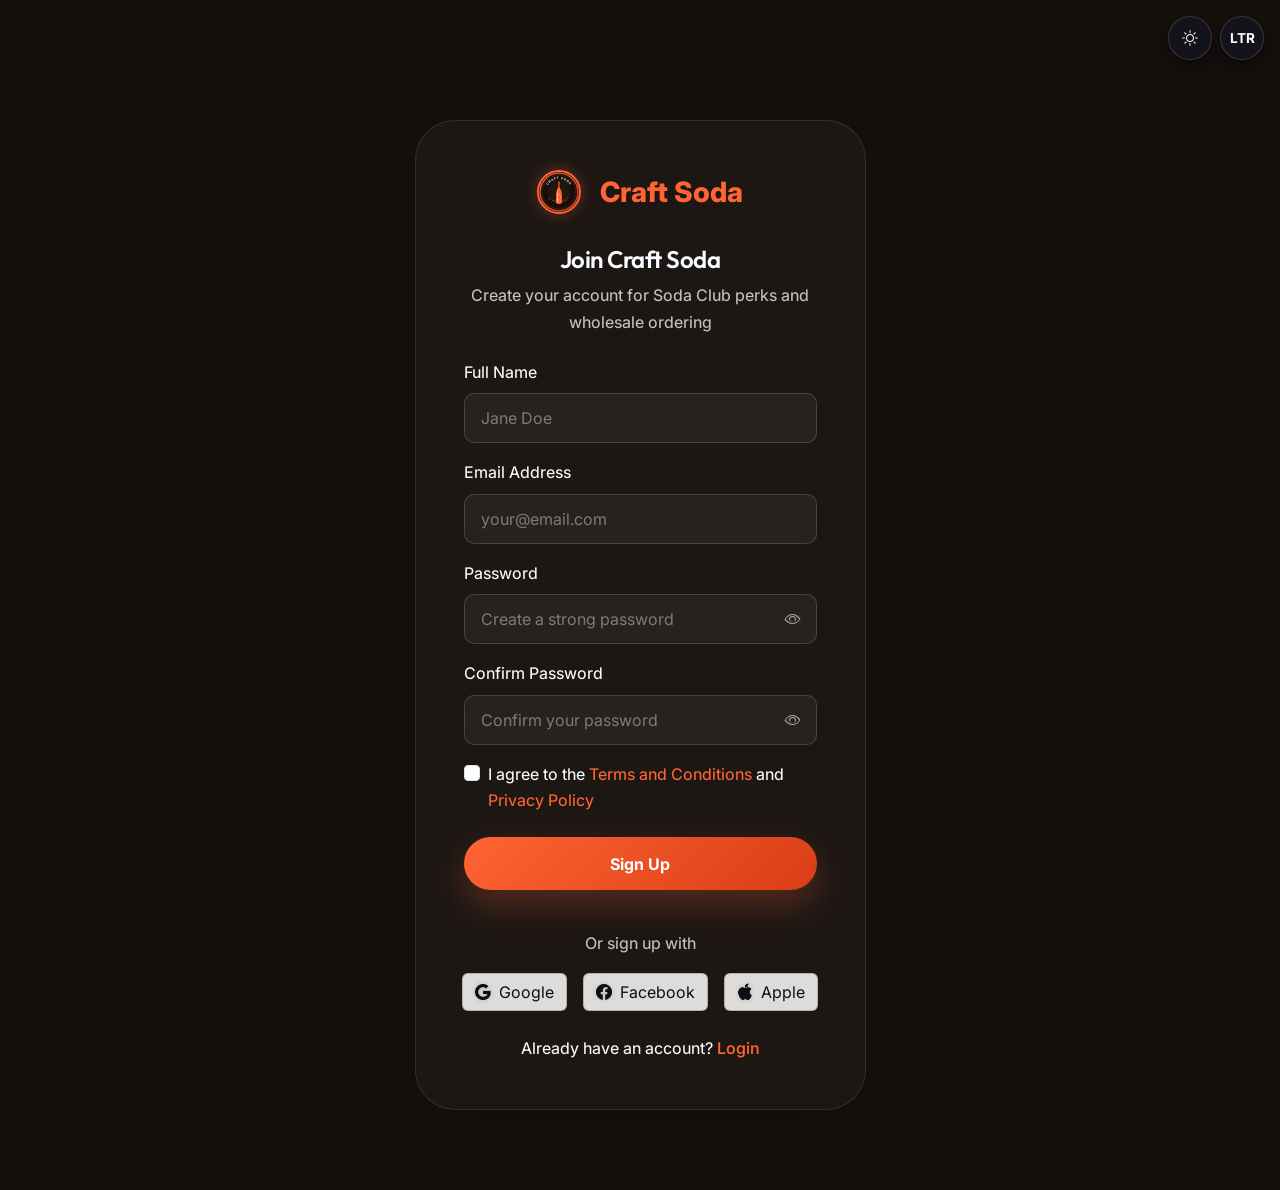
<file: signup.html>
<!DOCTYPE html>
<html lang="en" dir="ltr" data-theme="dark">

<head>
    <meta charset="UTF-8">
    <meta name="viewport" content="width=device-width, initial-scale=1.0">
    <title>Sign Up | Craft Soda</title>
    <meta name="description" content="Sign up for Craft Soda - Small-Batch Beverage Company">
    <!-- Fonts -->
    <link rel="preconnect" href="https://fonts.googleapis.com">
    <link rel="preconnect" href="https://fonts.gstatic.com" crossorigin>
    <link
        href="https://fonts.googleapis.com/css2?family=Inter:wght@400;500;600;700&family=Outfit:wght@400;600;800&display=swap"
        rel="stylesheet">

    <!-- Icons -->
    <link rel="icon" type="image/png" href="assets/images/favicon.png">
    <link rel="stylesheet" href="https://cdn.jsdelivr.net/npm/bootstrap-icons@1.11.3/font/bootstrap-icons.min.css">

    <!-- Bootstrap CSS -->
    <link id="bootstrap-link" rel="stylesheet"
        href="https://cdn.jsdelivr.net/npm/bootstrap@5.3.3/dist/css/bootstrap.min.css">

    <!-- Custom CSS -->
    <link rel="stylesheet" href="assets/css/style.css">
</head>

<body>

    <div class="auth-controls">
        <button id="theme-toggle" class="control-btn" title="Toggle Dark/Light Mode"><i class="bi bi-sun"></i></button>
        <button id="rtl-toggle" class="control-btn" title="Toggle LTR/RTL"><span class="rtl-text">LTR</span></button>
    </div>

    <!-- Sign Up Section -->
    <section class="section-padding" style="padding-top: 120px;">
        <div class="container">
            <div class="row justify-content-center">
                <div class="col-lg-5 col-md-7">
                    <div class="glass-card auth-card text-center">
                        <!-- Logo and Brand -->
                        <div class="mb-4">
                            <a href="index.html"
                                class="navbar-brand d-inline-flex align-items-center justify-content-center">
                                <img src="assets/images/logo.svg" alt="Craft Soda Logo" class="brand-logo me-2">
                                <span class="fs-3">Craft Soda</span>
                            </a>
                        </div>

                        <h2 class="mb-2">Join Craft Soda</h2>
                        <p class="opacity-75 mb-4">Create your account for Soda Club perks and wholesale ordering</p>

                        <!-- Sign Up Form -->
                        <form class="text-start mb-4">
                            <div class="mb-3">
                                <label for="fullName" class="form-label">Full Name</label>
                                <input type="text" class="form-control" id="fullName" placeholder="Jane Doe" required>
                            </div>
                            <div class="mb-3">
                                <label for="email" class="form-label">Email Address</label>
                                <input type="email" class="form-control" id="email" placeholder="your@email.com"
                                    required>
                            </div>
                            <div class="mb-3">
                                <label for="password" class="form-label">Password</label>
                                <div class="password-field-container">
                                    <input type="password" class="form-control" id="password"
                                        placeholder="Create a strong password" required>
                                    <span class="password-toggle" onclick="togglePassword('password', this)">
                                        <i class="bi bi-eye"></i>
                                    </span>
                                </div>
                            </div>
                            <div class="mb-3">
                                <label for="confirmPassword" class="form-label">Confirm Password</label>
                                <div class="password-field-container">
                                    <input type="password" class="form-control" id="confirmPassword"
                                        placeholder="Confirm your password" required>
                                    <span class="password-toggle" onclick="togglePassword('confirmPassword', this)">
                                        <i class="bi bi-eye"></i>
                                    </span>
                                </div>
                            </div>

                            <!-- Terms and Conditions -->
                            <div class="mb-4">
                                <div class="form-check">
                                    <input class="form-check-input" type="checkbox" id="terms" required>
                                    <label class="form-check-label" for="terms">
                                        I agree to the <a href="#" class="text-accent text-decoration-none">Terms and
                                             Conditions</a>
                                        and <a href="#" class="text-accent text-decoration-none">Privacy Policy</a>
                                    </label>
                                </div>
                            </div>

                            <button type="submit" class="btn btn-accent w-100 mb-3 text-dark fw-bold">Sign Up</button>
                        </form>

                        <!-- Social Sign Up -->
                        <div class="mb-4">
                            <p class="opacity-75 mb-3">Or sign up with</p>
                            <div class="d-flex gap-3 justify-content-center">
                                <button class="btn btn-outline-light flex-fill">
                                    <i class="bi bi-google me-2"></i>Google
                                </button>
                                <button class="btn btn-outline-light flex-fill">
                                    <i class="bi bi-facebook me-2"></i>Facebook
                                </button>
                                <button class="btn btn-outline-light flex-fill">
                                    <i class="bi bi-apple me-2"></i>Apple
                                </button>
                            </div>
                        </div>

                        <!-- Login Link -->
                        <p class="mb-0">
                            Already have an account?
                            <a href="login.html" class="text-accent text-decoration-none fw-bold">Login</a>
                        </p>
                    </div>
                </div>
            </div>
        </div>
    </section>

    <!-- Bootstrap JS + Popper JS Bundle -->
    <script src="https://cdn.jsdelivr.net/npm/bootstrap@5.3.3/dist/js/bootstrap.bundle.min.js"></script>
    <script src="assets/js/main.js"></script>
</body>

</html>
</file>
<file: assets/css/style.css>
:root {
    --primary-color: #16100d;
    --secondary-color: #251a14;
    --accent-color: #ff6433;
    --text-color: #ffffff;
    --light-bg: #fff9f5;
    --dark-bg: #16100d;
    --transition: all 0.3s ease-in-out;
    --glass-color: 255, 255, 255;
    --glass-border: 255, 255, 255;
}

[data-theme="light"] {
    --primary-color: #fff9f5;
    --secondary-color: #f7ede5;
    --accent-color: #ff6433;
    --text-color: #16100d;
    --dark-bg: #fff9f5;
    --light-bg: #16100d;
    --glass-color: 0, 0, 0;
    --glass-border: 0, 0, 0;
}

/* Light Theme Navbar Fixes */
[data-theme="light"] .navbar {
    background-color: var(--primary-color) !important;
    box-shadow: 0 2px 10px rgba(0, 0, 0, 0.1);
}

[data-theme="light"] .nav-link {
    color: var(--text-color) !important;
}

[data-theme="light"] .nav-link:hover,
[data-theme="light"] .nav-link.active {
    color: var(--accent-color) !important;
}

[data-theme="light"] .navbar-brand {
    color: var(--accent-color) !important;
}

[data-theme="light"] .navbar-brand span {
    color: var(--text-color) !important;
}

/* Light Theme Control Button Fixes */
[data-theme="light"] .control-btn {
    background: rgba(0, 0, 0, 0.1) !important;
    color: var(--text-color) !important;
    border: 1px solid rgba(0, 0, 0, 0.2);
}

[data-theme="light"] .control-btn:hover {
    background: var(--accent-color) !important;
    color: var(--primary-color) !important;
}

/* Global Reset & Basic Styling */
* {
    margin: 0;
    padding: 0;
    box-sizing: border-box;
}

body {
    font-family: 'Inter', 'Outfit', sans-serif;
    color: var(--text-color);
    background-color: var(--dark-bg);
    overflow-x: hidden;
    line-height: 1.6;
}

a {
    transition: var(--transition);
    text-decoration: none;
    color: inherit;
}

/* ============================================================
   Standard Global Typography System (Uniform across all pages)
   ============================================================ */
h1, h2, h3, h4, h5, h6,
.h1, .h2, .h3, .h4, .h5, .h6,
h1.fw-bold, h2.fw-bold, h3.fw-bold, h4.fw-bold, h5.fw-bold, h6.fw-bold,
h1.fw-bolder, h2.fw-bolder, h3.fw-bolder, h4.fw-bolder, h5.fw-bolder, h6.fw-bolder,
h1.fw-semibold, h2.fw-semibold, h3.fw-semibold, h4.fw-semibold, h5.fw-semibold, h6.fw-semibold,
[class*="display-"],
.display-1, .display-2, .display-3, .display-4, .display-5, .display-6,
.display-1.fw-bold, .display-2.fw-bold, .display-3.fw-bold, .display-4.fw-bold, .display-5.fw-bold, .display-6.fw-bold {
    font-family: 'Outfit', sans-serif !important;
    font-weight: 600 !important;
}

h1, .display-1, .hero-title, .craft-hero-title, .pricing-hero-title, .events-hero-title, .blog-hero-title, .contact-hero-title, .hero-heading {
    font-family: 'Outfit', sans-serif !important;
    font-size: clamp(2.5rem, 4.5vw, 3.8rem) !important;
    font-weight: 600 !important;
    line-height: 1.15 !important;
    letter-spacing: -0.5px !important;
}

h2, .display-2, .display-3, .display-4, .section-title, .heritage-title {
    font-family: 'Outfit', sans-serif !important;
    font-size: clamp(2rem, 3.8vw, 3rem) !important;
    font-weight: 600 !important;
    line-height: 1.2 !important;
    letter-spacing: -0.5px !important;
}

h3, .feature-title, .card-title {
    font-family: 'Outfit', sans-serif !important;
    font-size: clamp(1.4rem, 2.2vw, 1.8rem) !important;
    font-weight: 600 !important;
    line-height: 1.25 !important;
}

h4, .pricing-card h4 {
    font-family: 'Outfit', sans-serif !important;
    font-size: clamp(1.2rem, 1.8vw, 1.45rem) !important;
    font-weight: 600 !important;
    line-height: 1.3 !important;
}

h5 {
    font-family: 'Outfit', sans-serif !important;
    font-size: clamp(1.05rem, 1.4vw, 1.25rem) !important;
    font-weight: 600 !important;
    line-height: 1.35 !important;
}

h6 {
    font-family: 'Outfit', sans-serif !important;
    font-size: 0.95rem !important;
    font-weight: 600 !important;
    line-height: 1.4 !important;
}

.hero-kicker, .hero-tag, .hero-pretitle, .event-hero-badge, .contact-badge, .craft-hero-badge, .heritage-tag, .premium-tag, .letter-spacing-2 {
    font-family: 'Inter', sans-serif !important;
    font-size: 0.85rem !important;
    font-weight: 600 !important;
    letter-spacing: 2px !important;
    text-transform: uppercase !important;
}

.lead, .hero-lead, .craft-hero-desc, .pricing-hero-desc, .text-lg {
    font-size: clamp(1.05rem, 1.25vw, 1.2rem) !important;
    line-height: 1.65 !important;
    font-weight: 450 !important;
}

p, body {
    font-size: 1rem;
    line-height: 1.65;
    font-weight: 450;
}

p, .p {
    font-weight: 450 !important;
}

p.fw-bold,
p.fw-bolder,
p.fw-semibold,
p .fw-bold,
p .fw-bolder,
p .fw-semibold,
p strong,
p b {
    font-weight: 550 !important;
}

small, .small {
    font-size: 0.85rem !important;
}

/* Logical Properties for RTL Support */
.section-padding {
    padding-block: 5rem;
}

.m-inline-start-auto {
    margin-inline-start: auto;
}

/* Custom Navbar */
.navbar {
    background-color: var(--primary-color);
    backdrop-filter: blur(10px);
    transition: var(--transition);
    padding: 0.85rem 0;
}

.navbar .container {
    max-width: 1440px;
}

.navbar-nav {
    display: flex;
    align-items: center;
    flex-wrap: nowrap;
}

.nav-item {
    white-space: nowrap;
}

[data-theme="dark"] .navbar-toggler-icon {
    background-image: url("data:image/svg+xml,%3csvg xmlns='http://www.w3.org/2000/svg' viewBox='0 0 30 30'%3e%3cpath stroke='rgba(255,255,255,0.95)' stroke-linecap='round' stroke-miterlimit='10' stroke-width='2' d='M4 7h22M4 15h22M4 23h22'/%3e%3c/svg%3e");
}

[data-theme="light"] .navbar-toggler-icon {
    background-image: url("data:image/svg+xml,%3csvg xmlns='http://www.w3.org/2000/svg' viewBox='0 0 30 30'%3e%3cpath stroke='rgba(30,30,30,0.95)' stroke-linecap='round' stroke-miterlimit='10' stroke-width='2' d='M4 7h22M4 15h22M4 23h22'/%3e%3c/svg%3e");
}

.navbar-toggler {
    border: 1.5px solid var(--accent-color) !important;
    border-radius: 6px;
    padding: 0.35rem 0.55rem;
    color: var(--accent-color);
    outline: none !important;
    box-shadow: none !important;
}

.navbar-toggler:focus {
    box-shadow: 0 0 0 2px rgba(255, 100, 51, 0.35) !important;
}

.navbar-brand {
    font-size: 1.5rem;
    font-weight: 800;
    color: var(--accent-color) !important;
    display: inline-flex;
    align-items: center;
    gap: 0.65rem;
    text-decoration: none;
    flex-shrink: 0;
}

.brand-logo {
    width: 44px;
    height: 44px;
    border-radius: 50%;
    object-fit: contain;
    border: 2px solid var(--accent-color);
    box-shadow: 0 0 15px rgba(255, 100, 51, 0.35);
    transition: transform 0.3s cubic-bezier(0.34, 1.56, 0.64, 1);
    flex-shrink: 0;
    background-color: #16100d;
}

[data-theme="light"] .brand-logo {
    border: 2px solid var(--accent-color);
    box-shadow: 0 4px 12px rgba(255, 100, 51, 0.25);
    filter: drop-shadow(0 2px 6px rgba(0, 0, 0, 0.15));
}

.navbar-brand:hover .brand-logo {
    transform: rotate(12deg) scale(1.08);
}

.nav-link {
    color: var(--text-color) !important;
    font-weight: 500;
    margin-inline: 0.35rem;
    padding: 0.4rem 0.55rem !important;
    position: relative;
    white-space: nowrap !important;
    display: inline-block;
}

.nav-link:hover,
.nav-link.active {
    color: var(--accent-color) !important;
}

.nav-link:not(.dropdown-toggle)::after {
    content: '';
    position: absolute;
    width: 0;
    height: 2px;
    bottom: -5px;
    inset-inline-start: 0;
    background-color: var(--accent-color);
    transition: var(--transition);
}

.nav-link:not(.dropdown-toggle):hover::after,
.nav-link:not(.dropdown-toggle).active::after {
    width: 100%;
}

.navbar .btn-accent {
    white-space: nowrap !important;
    flex-shrink: 0;
}

.theme-controls {
    display: flex;
    align-items: center;
    gap: 0.4rem;
    flex-shrink: 0;
}

/* Mobile and Tablet View: Center align theme/RTL controls and Shop Our Flavours button */
@media (max-width: 1199.98px) {
    .navbar .navbar-collapse > .d-flex,
    .navbar-collapse .d-flex.align-items-center:not(.theme-controls) {
        display: flex !important;
        justify-content: center !important;
        align-items: center !important;
        width: 100% !important;
        margin-inline: auto !important;
        text-align: center !important;
    }
}

/* Center Navbar Dropdowns on Desktop */
@media (min-width: 1200px) {
    .navbar-nav .dropdown-menu {
        left: 50% !important;
        right: auto !important;
        transform: translateX(-50%) !important;
    }
}

/* Dark theme dropdown visibility */
[data-theme="dark"] .dropdown-menu {
    background-color: var(--primary-color) !important;
    border-color: rgba(255, 255, 255, 0.14) !important;
}

[data-theme="dark"] .dropdown-menu .dropdown-item {
    color: var(--text-color) !important;
}

[data-theme="dark"] .dropdown-menu .dropdown-item:hover,
[data-theme="dark"] .dropdown-menu .dropdown-item:focus {
    background-color: rgba(255, 100, 51, 0.16) !important;
    color: var(--text-color) !important;
}

[data-theme="dark"] .dropdown-menu .dropdown-item.active,
[data-theme="dark"] .dropdown-menu .dropdown-item:active {
    background-color: var(--accent-color) !important;
    color: var(--primary-color) !important;
}

/* Light theme dropdown visibility */
[data-theme="light"] .dropdown-menu {
    background-color: var(--primary-color) !important;
    border-color: rgba(0, 0, 0, 0.12) !important;
}

[data-theme="light"] .dropdown-menu .dropdown-item {
    color: var(--text-color) !important;
}

[data-theme="light"] .dropdown-menu .dropdown-item:hover,
[data-theme="light"] .dropdown-menu .dropdown-item:focus {
    background-color: rgba(255, 100, 51, 0.2) !important;
    color: var(--text-color) !important;
}

[data-theme="light"] .dropdown-menu .dropdown-item.active,
[data-theme="light"] .dropdown-menu .dropdown-item:active {
    background-color: var(--accent-color) !important;
    color: var(--primary-color) !important;
}

/* Buttons */
.btn-accent {
    background: linear-gradient(135deg, #ff6433 0%, #d83d16 100%);
    color: #ffffff;
    border: none;
    transition: var(--transition);
    font-weight: 700;
}

.btn-accent:hover {
    background-color: var(--text-color);
    color: var(--primary-color);
    transform: translateY(-3px);
    box-shadow: 0 10px 20px rgba(255, 100, 51, 0.3);
}

footer .btn-accent {
    background: linear-gradient(135deg, #ff6433 0%, #d83d16 100%);
    color: #ffffff;
    padding: 0.85rem 2rem;
    border-radius: 999px;
    box-shadow: 0 20px 45px rgba(0, 0, 0, 0.25);
    transition: var(--transition);
    border: none;
}

[data-theme="dark"] footer .btn-accent {
    color: #ffffff;
    text-shadow: none;
}

.btn-outline-accent {
    border: 2px solid var(--accent-color);
    color: var(--accent-color);
    border-radius: 50px;
    padding: 0.75rem 2rem;
    font-weight: 600;
    background: transparent;
    transition: var(--transition);
}

.btn-outline-accent:hover {
    background-color: var(--accent-color);
    color: var(--primary-color);
}

/* Premium Utilities */
.glass-card {
    background: rgba(var(--glass-color), 0.03);
    backdrop-filter: blur(15px);
    -webkit-backdrop-filter: blur(15px);
    border: 1px solid rgba(var(--glass-border), 0.1);
    border-radius: 20px;
    transition: var(--transition);
}

.glass-card:hover {
    background: rgba(var(--glass-color), 0.06);
    border-color: rgba(var(--glass-border), 0.2);
}

.auth-card {
    background: rgba(18, 22, 28, 0.85);
    border: 1px solid rgba(255, 255, 255, 0.1);
    box-shadow: 0 25px 60px rgba(0, 0, 0, 0.4);
    color: #f8fbff;
}

.auth-card h2 {
    font-size: 1.5rem !important;
}

[data-theme="light"] .auth-card {
    background: #ffffff;
    border: 1px solid rgba(11, 15, 20, 0.08);
    box-shadow: 0 20px 45px rgba(0, 0, 0, 0.06);
    color: #0b0f14;
}

.auth-card .form-control {
    background: rgba(255, 255, 255, 0.05);
    border: 1px solid rgba(255, 255, 255, 0.15);
    color: #ffffff;
    padding: 0.75rem 1rem;
    border-radius: 10px;
}

.auth-card .form-control:focus {
    background: rgba(255, 255, 255, 0.08);
    border-color: var(--accent-color);
    box-shadow: none;
    color: #ffffff;
}

.auth-card .form-control::placeholder {
    color: rgba(255, 255, 255, 0.4);
}

[data-theme="light"] .auth-card .form-control {
    background: #f1f3f5;
    border-color: #dee2e6;
    color: #0b0f14;
}

[data-theme="light"] .auth-card .form-control:focus {
    background: #ffffff;
    border-color: var(--accent-color);
    color: #0b0f14;
}

[data-theme="light"] .auth-card .form-control::placeholder {
    color: rgba(11, 15, 20, 0.4);
}

.auth-card h2,
.auth-card p,
.auth-card .form-label,
.auth-card .form-check-label {
    color: inherit;
}

.auth-card a {
    transition: color var(--transition), text-shadow var(--transition);
}

.auth-card a.text-accent:hover {
    color: #2e9b39;
    text-shadow: 0 0 5px rgba(46, 155, 57, 0.4);
}

.auth-card a.text-accent:hover {
    background-color: rgba(255, 100, 51, 0.12);
    padding: 0 0.25rem;
    border-radius: 0.25rem;
}

.auth-card .btn-outline-light {
    color: #0b0f14;
    border-color: rgba(11, 15, 20, 0.2);
    background-color: rgba(255, 255, 255, 0.85);
    display: inline-flex;
    align-items: center;
    justify-content: center;
}

.auth-card .btn-outline-light .bi {
    color: inherit;
    filter: drop-shadow(0 0 2px rgba(11, 15, 20, 0.2));
}

@media (max-width: 991px) {
    .auth-card .d-flex.gap-3.justify-content-center {
        gap: 0.75rem !important;
    }

    .auth-card .btn-outline-light {
        flex-direction: column;
        padding: 0.8rem 0.5rem;
        font-size: 0.85rem;
        min-height: 70px;
    }

    .auth-card .btn-outline-light .bi {
        margin-right: 0 !important;
        margin-bottom: 0.25rem;
        font-size: 1.25rem;
        display: block;
    }
}

/* Password Toggle Style */
.password-field-container {
    position: relative;
}

.password-toggle {
    position: absolute;
    top: 50%;
    right: 1rem;
    transform: translateY(-50%);
    cursor: pointer;
    color: var(--text-color);
    opacity: 0.6;
    transition: var(--transition);
    z-index: 10;
}

.password-toggle:hover {
    opacity: 1;
    color: var(--accent-color);
}

[data-theme="light"] .password-toggle {
    color: #0b0f14;
}

/* End Auth-Card Theme Overrides */

@media (max-width: 576px) {

    .auth-card .form-check,
    .auth-card .form-check-label {
        width: 100%;
        text-align: left;
    }

    .auth-card .d-flex.justify-content-between {
        flex-direction: column;
        gap: 0.5rem;
        align-items: flex-start;
    }

    .auth-card .d-flex.justify-content-between a {
        display: block;
        width: 100%;
        align-self: flex-start;
        text-align: left;
    }
}

.auth-card .btn-accent {
    background: linear-gradient(135deg, #ff6433 0%, #d83d16 100%);
    color: #ffffff !important;
    border: none;
    border-radius: 999px;
    padding: 0.9rem 1rem;
    font-weight: 700;
    transition: var(--transition);
    box-shadow: 0 15px 35px rgba(255, 100, 51, 0.25);
}

.auth-card .btn-accent:hover {
    transform: translateY(-3px);
    box-shadow: 0 20px 45px rgba(255, 100, 51, 0.4);
    filter: brightness(1.1);
}

.auth-card .btn-outline-light:hover {
    background: #ff6433 !important;
    border-color: #ff6433 !important;
    color: #ffffff !important;
    transform: translateY(-3px);
    box-shadow: 0 12px 25px rgba(255, 100, 51, 0.3);
}

[data-theme="light"] .auth-card .btn-outline-light {
    border-color: #dee2e6;
    color: #212529;
}

.auth-controls {
    position: fixed;
    top: 1rem;
    right: 1rem;
    z-index: 1100;
    display: flex;
    gap: 0.5rem;
}

.auth-controls .control-btn {
    width: 44px;
    height: 44px;
    border-radius: 50%;
    background: rgba(255, 255, 255, 0.9);
    border: 1px solid rgba(11, 15, 20, 0.1);
    color: #0b0f14;
    display: flex;
    align-items: center;
    justify-content: center;
    transition: all 0.3s cubic-bezier(0.175, 0.885, 0.32, 1.275);
    font-weight: 800;
    box-shadow: 0 5px 15px rgba(0, 0, 0, 0.1);
}

.auth-controls .control-btn:hover {
    background: var(--accent-color, #ff6433);
    color: #ffffff;
    border-color: #ff6433;
    transform: scale(1.15) rotate(5deg);
    box-shadow: 0 8px 25px rgba(255, 100, 51, 0.4);
}

[data-theme="dark"] .auth-controls .control-btn {
    background: rgba(18, 22, 28, 0.9);
    border-color: rgba(255, 255, 255, 0.15);
    color: #f8fbff;
    box-shadow: 0 8px 20px rgba(0, 0, 0, 0.4);
}

[data-theme="dark"] .auth-controls .control-btn:hover {
    background: var(--accent-color, #ff6433);
    color: #ffffff;
}

.auth-controls .rtl-text {
    font-size: 0.85rem;
    font-weight: 700;
}

@media (max-width: 768px) {
    .auth-controls {
        top: 1rem;
        bottom: auto;
    }
}

.section-padding.bg-darker .glass-card {
    background: rgba(8, 11, 14, 0.85);
    border-color: rgba(255, 255, 255, 0.15);
}

.section-padding.bg-darker .glass-card h4,
.section-padding.bg-darker .glass-card .text-accent,
.section-padding.bg-darker .glass-card p,
.section-padding.bg-darker .glass-card span {
    color: #f5fbff;
    text-shadow: 0 5px 18px rgba(0, 0, 0, 0.35);
}

.section-padding.bg-darker .glass-card p {
    opacity: 0.95;
}

.section-padding.bg-darker .glass-card .btn-accent {
    color: #0b2611;
    text-shadow: none;
}

.section-padding.bg-darker .glass-card.border-accent {
    background: rgba(7, 10, 13, 0.95);
    border-color: rgba(255, 100, 51, 0.4);
    box-shadow: 0 25px 50px rgba(0, 0, 0, 0.55);
}

.section-padding.bg-darker .glass-card.border-accent h2 {
    color: #f8fbff;
    text-shadow: 0 6px 20px rgba(0, 0, 0, 0.4);
}

.section-padding.bg-darker .glass-card.border-accent p {
    color: rgba(255, 255, 255, 0.9);
    opacity: 1;
}

.section-padding.bg-darker .glass-card.border-accent .btn-accent {
    background: linear-gradient(135deg, #ff6433 0%, #d83d16 100%);
    color: #ffffff;
    border: none;
    box-shadow: 0 15px 35px rgba(255, 100, 51, 0.35);
}

.section-padding.bg-dark .glass-card {
    background: rgba(22, 16, 13, 0.9);
    border-color: rgba(255, 255, 255, 0.3);
    box-shadow: 0 30px 65px rgba(0, 0, 0, 0.45);
    color: #f7fbff;
}

.section-padding.bg-dark .glass-card h2,
.section-padding.bg-dark .glass-card h3,
.section-padding.bg-dark .glass-card p,
.section-padding.bg-dark .glass-card .small,
.section-padding.bg-dark .glass-card .premium-tag {
    color: #f7fbff;
    text-shadow: 0 5px 18px rgba(0, 0, 0, 0.35);
}

.section-padding.bg-dark .glass-card .btn-accent {
    background: linear-gradient(135deg, #ff6433 0%, #d83d16 100%);
    color: #ffffff;
    border: none;
    box-shadow: 0 15px 35px rgba(255, 100, 51, 0.35);
}

.hover-lift {
    transition: var(--transition);
}

.hover-lift:hover {
    transform: translateY(-8px);
    box-shadow: 0 15px 35px rgba(0, 0, 0, 0.3);
}

.text-accent {
    color: var(--accent-color) !important;
}

.text-glow {
    text-shadow: 0 0 15px rgba(255, 100, 51, 0.5);
}

.letter-spacing-2 {
    letter-spacing: 2px;
}

.max-width-700 {
    max-width: 700px;
}

.max-width-600 {
    max-width: 600px;
}

/* Flavors Hero */
.flavors-hero {
    position: relative;
    min-height: max(85vh, 800px);
    padding: 130px 0 90px;
    display: flex;
    align-items: center;
    background: radial-gradient(circle at 20% -10%, rgba(255, 100, 51, 0.25), transparent 50%),
        radial-gradient(circle at 90% 20%, rgba(255, 255, 255, 0.08), transparent 50%),
        #050b10;
}

.flavors-hero-grid {
    display: flex;
    align-items: center;
    justify-content: space-between;
    gap: 3rem;
    flex-wrap: wrap;
}

.flavors-hero-copy {
    flex: 1;
    min-width: 280px;
}

.hero-kicker {
    display: inline-flex;
    letter-spacing: 2px;
    text-transform: uppercase;
    color: var(--accent-color, #ff6433);
    font-size: 0.85rem;
    font-weight: 700;
    margin-bottom: 1rem;
}

.flavors-hero h1 {
    font-family: 'Outfit', sans-serif !important;
    font-size: clamp(2.5rem, 4.5vw, 3.8rem) !important;
    font-weight: 600 !important;
    line-height: 1.15 !important;
    letter-spacing: -0.5px !important;
    color: #ffffff !important;
    margin-bottom: 1.25rem;
}

.hero-lead {
    font-size: clamp(1.05rem, 1.25vw, 1.2rem) !important;
    line-height: 1.65 !important;
    color: rgba(255, 255, 255, 0.8) !important;
    max-width: 540px;
    margin-bottom: 2rem;
}

.hero-actions {
    margin-top: 1.8rem;
    display: flex;
    gap: 1rem;
    flex-wrap: wrap;
    align-items: center;
}

.flavors-hero .hero-actions .btn {
    min-width: 200px;
    display: inline-flex;
    align-items: center;
    justify-content: center;
    padding: 0.85rem 2rem;
    font-size: 1rem;
    font-weight: 700;
    border-radius: 999px;
}

.flavors-hero,
.flavors-hero h1,
.flavors-hero p,
.flavors-hero .hero-kicker {
    color: var(--text-color);
}

.flavors-hero .hero-actions .btn-accent {
    background: linear-gradient(135deg, #ff6433 0%, #d83d16 100%);
    border-color: #d83d16;
    color: #ffffff !important;
}

.flavors-hero .hero-actions .btn-outline-light {
    border-color: rgba(255, 255, 255, 0.4);
    color: #ffffff;
}

.flavors-hero .hero-actions .btn-outline-light:hover {
    background-color: rgba(255, 255, 255, 0.1);
    color: #ffffff;
}

/* Light theme override for Flavors Hero */
[data-theme="light"] .flavors-hero {
    background: radial-gradient(circle at 50% 10%, rgba(255, 100, 51, 0.25), transparent 55%),
        #fff9f5;
}

[data-theme="light"] .flavors-hero h1 {
    color: #16100d !important;
}

[data-theme="light"] .flavors-hero .hero-lead {
    color: rgba(22, 16, 13, 0.8) !important;
}

[data-theme="light"] .flavors-hero .hero-kicker {
    color: #ff6433;
}

[data-theme="light"] .flavors-hero .hero-actions .btn-accent {
    background-color: #ff6433;
    border-color: #d83d16;
    color: #ffffff;
}

[data-theme="light"] .flavors-hero .hero-actions .btn-outline-light {
    border-color: #0b0f14;
    color: #0b0f14;
}

[data-theme="light"] .flavors-hero .hero-actions .btn-outline-light:hover {
    background-color: #0b0f14;
    color: #ffffff;
}

.flavors-hero,
.flavors-hero-cop .flavors-hero-image {
    position: relative;
    flex: 1;
    min-width: 280px;
    display: flex;
    justify-content: center;
}

.hero-bottle {
    width: 100%;
    max-width: 420px;
    border-radius: 32px;
    object-fit: cover;
    box-shadow: 0 30px 60px rgba(0, 0, 0, 0.6);
    animation: floatBottle 7s ease-in-out infinite;
}

.hero-orb {
    position: absolute;
    width: 140px;
    height: 140px;
    border-radius: 50%;
    background: rgba(255, 100, 51, 0.4);
    filter: blur(6px);
    animation: pulseOrb 6s ease-in-out infinite;
    z-index: 0;
}

.orb-one {
    top: -40px;
    right: 10%;
}

.orb-two {
    bottom: -30px;
    left: 5%;
    animation-delay: 1.5s;
}

@keyframes floatBottle {
    0% {
        transform: translateY(0);
    }

    50% {
        transform: translateY(-25px);
    }

    100% {
        transform: translateY(0);
    }
}

@keyframes pulseOrb {
    0% {
        transform: scale(0.8);
        opacity: 0.5;
    }

    50% {
        transform: scale(1.2);
        opacity: 0.9;
    }

    100% {
        transform: scale(0.8);
        opacity: 0.5;
    }
}

@media (max-width: 991px) {
    .flavors-hero-grid {
        flex-direction: column;
    }

    .hero-actions {
        justify-content: center;
    }
}

#blog-articles .row {
    justify-content: center;
}

.blog-card-link {
    display: inline-flex;
    margin: 0 auto;
    font-weight: 700;
    letter-spacing: 0.5px;
    transition: color 0.3s ease, transform 0.3s ease;
}

.blog-card-link:hover {
    color: #0b0f14;
    transform: translateY(-2px);
    text-decoration: underline;
}

.bg-darker {
    background-color: #06090c;
}

/* Brighter section backgrounds in light mode */
[data-theme="light"] .bg-darker,
[data-theme="light"] .bg-dark {
    background-color: #f4fbf4 !important;
}

/* Flavors page: badge styles for both dark and light themes */
.badge.bg-accent,
.bg-accent {
    background-color: var(--accent-color) !important;
    color: #16100d !important;
}

[data-theme="dark"] #wild-berry-bloom .badge.bg-accent,
[data-theme="dark"] .badge.bg-accent {
    background-color: var(--accent-color) !important;
    color: #16100d !important;
}

[data-theme="dark"] #ginger-ritual .badge.bg-dark,
[data-theme="dark"] #wild-berry-bloom .badge.bg-dark,
[data-theme="dark"] #emerald-mint .badge.bg-dark {
    background-color: rgba(255, 255, 255, 0.08) !important;
    color: #ffffff !important;
    border-color: rgba(255, 255, 255, 0.22) !important;
}

[data-theme="light"] #ginger-ritual .badge.bg-dark,
[data-theme="light"] #wild-berry-bloom .badge.bg-dark,
[data-theme="light"] #emerald-mint .badge.bg-dark {
    background-color: #1f252b !important;
    color: #f5f8fb !important;
    border-color: #3c4650 !important;
}

[data-theme="light"] #wild-berry-bloom .badge.bg-accent {
    background-color: var(--accent-color) !important;
    color: #112a0d !important;
}


/* Contact page: improve Get in Touch contrast in light theme */
[data-theme="light"] #contact-section .col-lg-5>.p-5.bg-dark {
    color: #1f252b !important;
}

[data-theme="light"] #contact-section .col-lg-5>.p-5.bg-dark .text-white,
[data-theme="light"] #contact-section .col-lg-5>.p-5.bg-dark li,
[data-theme="light"] #contact-section .col-lg-5>.p-5.bg-dark p {
    color: #1f252b !important;
}

/* Social Buttons Contact Page */
.social-btn-contact {
    width: 50px;
    height: 50px;
    border-radius: 50%;
    display: flex;
    align-items: center;
    justify-content: center;
    font-size: 1.5rem;
    background: rgba(255, 255, 255, 0.05);
    border: 1px solid rgba(255, 100, 51, 0.25);
    color: var(--accent-color, #ff6433) !important;
    transition: all 0.3s cubic-bezier(0.175, 0.885, 0.32, 1.275);
}

.social-btn-contact:hover {
    background: var(--accent-color, #ff6433);
    color: #ffffff !important;
    transform: translateY(-5px);
    box-shadow: 0 10px 20px rgba(255, 100, 51, 0.3);
}

[data-theme="light"] .social-btn-contact {
    background: #ffffff;
    border-color: #dee2e6;
    color: #ff6433 !important;
    box-shadow: 0 5px 15px rgba(0, 0, 0, 0.05);
}

[data-theme="light"] .social-btn-contact:hover {
    background: #ff6433;
    color: #ffffff !important;
    border-color: #ff6433;
}

.animate-on-scroll {
    opacity: 0;
    transform: translateY(30px);
    transition: all 0.8s ease-out;
}

.animate-on-scroll.active {
    opacity: 1;
    transform: translateY(0);
}

.premium-tag {
    font-size: 0.8rem;
    font-weight: 700;
    text-transform: uppercase;
    letter-spacing: 2px;
    color: var(--accent-color);
    padding: 8px 16px;
    background: rgba(255, 100, 51, 0.1);
    border-radius: 50px;
}

#premium-peek .btn {
    border-radius: 50px;
    font-weight: 600;
    letter-spacing: 1px;
}

#premium-peek .btn-accent {
    display: inline-flex;
    align-items: center;
    justify-content: center;
    text-align: center;
}

#premium-peek .btn-outline-light {
    width: 54px;
    height: 54px;
    padding: 0;
    border-width: 2px;
    display: inline-flex;
    align-items: center;
    justify-content: center;
    border-color: rgba(255, 255, 255, 0.6);
    background: rgba(255, 255, 255, 0.08);
    color: #f8fbff;
    transition: border-color 0.3s, background 0.3s;
}

#premium-peek .btn-outline-light:hover {
    border-color: #fff;
    background: rgba(255, 255, 255, 0.14);
}

#premium-peek .btn-outline-light i {
    font-size: 1.25rem;
}

[data-theme="light"] #premium-peek .glass-card {
    background: #fdfdfb;
    border-color: rgba(11, 15, 20, 0.08);
}

[data-theme="light"] #premium-peek .premium-tag {
    color: #1a4b1f;
    background: rgba(255, 100, 51, 0.15);
}

[data-theme="light"] #premium-peek h2,
[data-theme="light"] #premium-peek .lead {
    color: #0b0f14;
    text-shadow: none;
}

[data-theme="light"] #premium-peek .glass-card .btn-accent {
    color: #041203;
    box-shadow: 0 18px 40px rgba(0, 0, 0, 0.15);
}

[data-theme="light"] #premium-peek .btn-outline-light {
    border-color: rgba(11, 15, 20, 0.4);
    color: #0b0f14;
    background: rgba(11, 15, 20, 0.06);
}

[data-theme="light"] #premium-peek .btn-outline-light i {
    color: #0b0f14;
}

.continue-reading-btn {
    background: linear-gradient(135deg, #ff6433 0%, #d83d16 100%);
    color: #ffffff;
    border-radius: 50px;
    padding: 0.95rem 2.5rem;
    font-weight: 700;
    letter-spacing: 0.6px;
    box-shadow: 0 20px 45px rgba(255, 100, 51, 0.35);
}

.continue-reading-btn:hover {
    transform: translateY(-2px);
    box-shadow: 0 25px 50px rgba(0, 0, 0, 0.45);
}

[data-theme="light"] #premium-peek .glass-card {
    background: #fdfdfb;
    border-color: rgba(11, 15, 20, 0.08);
}

[data-theme="light"] #premium-peek .premium-tag {
    color: #1a4b1f;
    background: rgba(255, 100, 51, 0.15);
}

[data-theme="light"] #premium-peek h2,
[data-theme="light"] #premium-peek .lead {
    color: #0b0f14;
    text-shadow: none;
}

[data-theme="light"] #premium-peek .glass-card .btn-accent {
    color: #041203;
    box-shadow: 0 18px 40px rgba(0, 0, 0, 0.15);
}

[data-theme="light"] #premium-peek .btn-outline-light {
    border-color: rgba(11, 15, 20, 0.4);
    color: #0b0f14;
    background: rgba(11, 15, 20, 0.06);
}

[data-theme="light"] #premium-peek .btn-outline-light i {
    color: #0b0f14;
}

.btn-accent:hover {
    background-color: #6bc24a;
    transform: translateY(-2px);
    box-shadow: 0 10px 20px rgba(255, 100, 51, 0.3);
}

.btn-outline-accent {
    border: 2px solid var(--accent-color);
    color: var(--accent-color);
    border-radius: 50px;
    padding: 0.75rem 2rem;
    font-weight: 600;
    transition: var(--transition);
}

.btn-outline-accent:hover {
    background-color: var(--accent-color);
    color: var(--primary-color);
}

/* ============================================================
   Craft Soda Hero Section (Content Left, Image Right)
   ============================================================ */
.craft-hero-section {
    position: relative;
    padding-top: 130px;
    padding-bottom: 90px;
    min-height: 85vh;
    background: radial-gradient(circle at 75% 40%, rgba(255, 100, 51, 0.14) 0%, transparent 60%),
                radial-gradient(circle at 20% 75%, rgba(252, 163, 17, 0.08) 0%, transparent 50%),
                var(--dark-bg);
    overflow: hidden;
    display: flex;
    align-items: center;
}

.craft-hero-bg-glow {
    position: absolute;
    top: 20%;
    right: 15%;
    width: 520px;
    height: 520px;
    background: radial-gradient(circle, rgba(255, 100, 51, 0.22) 0%, transparent 70%);
    filter: blur(100px);
    pointer-events: none;
    z-index: 1;
    animation: sodaPulse 8s infinite alternate ease-in-out;
}

.craft-hero-badge {
    display: inline-flex;
    align-items: center;
    gap: 0.6rem;
    padding: 0.5rem 1.4rem;
    background: rgba(255, 100, 51, 0.12);
    border: 1px solid rgba(255, 100, 51, 0.35);
    border-radius: 50px;
    color: var(--accent-color);
    font-size: 0.85rem;
    font-weight: 700;
    letter-spacing: 1px;
    text-transform: uppercase;
}

.pulse-dot {
    width: 8px;
    height: 8px;
    background: var(--accent-color);
    border-radius: 50%;
    display: inline-block;
    box-shadow: 0 0 0 0 rgba(255, 100, 51, 0.7);
    animation: pulseDot 2s infinite;
}

@keyframes pulseDot {
    0% {
        transform: scale(0.95);
        box-shadow: 0 0 0 0 rgba(255, 100, 51, 0.7);
    }
    70% {
        transform: scale(1);
        box-shadow: 0 0 0 10px rgba(255, 100, 51, 0);
    }
    100% {
        transform: scale(0.95);
        box-shadow: 0 0 0 0 rgba(255, 100, 51, 0);
    }
}

.craft-hero-title {
    font-family: 'Outfit', sans-serif !important;
    font-size: clamp(2.5rem, 4.5vw, 3.8rem) !important;
    font-weight: 600 !important;
    line-height: 1.15 !important;
    color: #ffffff !important;
    letter-spacing: -0.5px !important;
}

.text-accent-glow {
    background: linear-gradient(135deg, #ff6433 0%, #fca311 100%);
    -webkit-background-clip: text;
    -webkit-text-fill-color: transparent;
    display: inline-block;
}

.craft-hero-desc {
    font-size: clamp(1.05rem, 1.25vw, 1.2rem) !important;
    color: rgba(255, 255, 255, 0.8) !important;
    line-height: 1.65 !important;
    max-width: 540px;
}

.hero-btn-primary {
    background: linear-gradient(135deg, #ff6433 0%, #d83d16 100%);
    border: none;
    transition: all 0.3s cubic-bezier(0.175, 0.885, 0.32, 1.275);
}

.hero-btn-primary:hover {
    transform: translateY(-4px);
    box-shadow: 0 15px 30px rgba(255, 100, 51, 0.4) !important;
}

.hero-btn-secondary {
    border: 2px solid rgba(255, 255, 255, 0.25);
    background: rgba(255, 255, 255, 0.05);
    backdrop-filter: blur(10px);
    transition: all 0.3s ease;
}

.hero-btn-secondary:hover {
    background: #ffffff;
    color: #16100d !important;
    border-color: #ffffff;
    transform: translateY(-4px);
}

.craft-hero-stats {
    max-width: 540px;
}

.stat-number {
    font-family: 'Outfit', sans-serif;
    font-size: 1.75rem;
    font-weight: 800;
    line-height: 1;
    margin-bottom: 0.25rem;
}

.stat-label {
    font-size: 0.78rem;
    color: rgba(255, 255, 255, 0.6);
    text-transform: uppercase;
    letter-spacing: 0.5px;
    font-weight: 600;
}

.stat-rating {
    font-size: 1.1rem;
    line-height: 1;
    margin-bottom: 0.25rem;
}

/* Right Visual */
.craft-hero-visual-wrapper {
    position: relative;
    max-width: 480px;
    padding: 1.5rem;
}

.craft-bottle-glow {
    position: absolute;
    top: 50%;
    left: 50%;
    width: 320px;
    height: 320px;
    background: radial-gradient(circle, rgba(255, 100, 51, 0.35) 0%, rgba(252, 163, 17, 0.15) 50%, transparent 70%);
    filter: blur(60px);
    transform: translate(-50%, -50%);
    pointer-events: none;
    z-index: 0;
}

.craft-bottle-container {
    position: relative;
    z-index: 2;
    animation: bottleGentleFloat 5s ease-in-out infinite alternate;
}

.craft-hero-main-bottle {
    max-height: 520px;
    width: auto;
    border-radius: 28px;
    box-shadow: 0 25px 60px rgba(0, 0, 0, 0.6), 0 0 50px rgba(255, 100, 51, 0.2);
    border: 1px solid rgba(255, 255, 255, 0.1);
    transition: transform 0.4s ease;
}

.craft-hero-main-bottle:hover {
    transform: scale(1.03);
}

@keyframes bottleGentleFloat {
    0% {
        transform: translateY(0px) rotate(0deg);
    }
    100% {
        transform: translateY(-16px) rotate(1.5deg);
    }
}

/* Floating Micro Cards */
.craft-floating-card {
    position: absolute;
    z-index: 4;
    padding: 0.85rem 1.25rem;
    border-radius: 18px;
    border: 1px solid rgba(255, 255, 255, 0.15);
    background: rgba(37, 26, 20, 0.88);
    backdrop-filter: blur(16px);
    box-shadow: 0 15px 35px rgba(0, 0, 0, 0.4);
    pointer-events: auto;
    animation: floatWidget 6s ease-in-out infinite alternate;
}

.card-top-left {
    top: 8%;
    left: -8%;
    animation-delay: 0.2s;
}

.card-bottom-right {
    bottom: 12%;
    right: -6%;
    animation-delay: 1.2s;
}

@keyframes floatWidget {
    0% {
        transform: translateY(0px);
    }
    100% {
        transform: translateY(-10px);
    }
}

.floating-icon-circle {
    width: 38px;
    height: 38px;
    border-radius: 50%;
    display: flex;
    align-items: center;
    justify-content: center;
    font-size: 1.1rem;
    flex-shrink: 0;
}

.text-small {
    font-size: 0.75rem;
}

/* Light Theme Adjustments */
[data-theme="light"] .craft-hero-section {
    background: radial-gradient(circle at 75% 40%, rgba(255, 100, 51, 0.08) 0%, transparent 60%),
                radial-gradient(circle at 20% 75%, rgba(252, 163, 17, 0.06) 0%, transparent 50%),
                #fcf9f5;
}

[data-theme="light"] .craft-hero-title,
[data-theme="light"] .flavors-hero h1,
[data-theme="light"] .pricing-hero-title,
[data-theme="light"] .pricing-hero h1,
[data-theme="light"] .hero-heading,
[data-theme="light"] .events-hero-title,
[data-theme="light"] .events-hero-two-col .display-2,
[data-theme="light"] .blog-hero h1,
[data-theme="light"] .blog-hero-title,
[data-theme="light"] .contact-hero-title,
[data-theme="light"] .contact-hero .display-1,
[data-theme="light"] .contact-hero h1 {
    color: #16100d !important;
}

[data-theme="light"] .craft-hero-desc,
[data-theme="light"] .hero-lead,
[data-theme="light"] .pricing-hero-desc,
[data-theme="light"] .pricing-hero p,
[data-theme="light"] .events-hero-two-col p,
[data-theme="light"] .blog-hero p,
[data-theme="light"] .blog-hero .lead,
[data-theme="light"] .contact-hero .hero-lead,
[data-theme="light"] .contact-hero p,
[data-theme="light"] .hero-content .hero-lead,
[data-theme="light"] .hero-content .text-lg {
    color: rgba(22, 16, 13, 0.8) !important;
}

[data-theme="light"] .stat-label {
    color: rgba(22, 16, 13, 0.6);
}

[data-theme="light"] .hero-btn-secondary {
    border-color: rgba(22, 16, 13, 0.2);
    color: #16100d;
    background: #ffffff;
}

[data-theme="light"] .hero-btn-secondary:hover {
    background: #16100d;
    color: #ffffff !important;
}

[data-theme="light"] .craft-floating-card {
    background: rgba(255, 255, 255, 0.92);
    border-color: rgba(0, 0, 0, 0.08);
    box-shadow: 0 15px 35px rgba(0, 0, 0, 0.08);
}

[data-theme="light"] .craft-floating-card .text-white {
    color: #16100d !important;
}

/* RTL Support */
[dir="rtl"] .craft-hero-section .text-start {
    text-align: right !important;
}

[dir="rtl"] .card-top-left {
    left: auto;
    right: -8%;
}

[dir="rtl"] .card-bottom-right {
    right: auto;
    left: -6%;
}

/* Mobile responsive */
@media (max-width: 991px) {
    .craft-hero-section {
        padding-top: 110px;
        padding-bottom: 60px;
        text-align: center;
    }

    .craft-hero-section .text-start {
        text-align: center !important;
    }

    .craft-hero-actions {
        justify-content: center;
    }

    .craft-hero-stats {
        margin: 0 auto;
        justify-content: center;
    }

    .craft-hero-desc {
        margin: 0 auto 1.5rem auto;
    }

    .card-top-left {
        left: 0;
        top: 2%;
    }

    .card-bottom-right {
        right: 0;
        bottom: 2%;
    }

    .craft-hero-main-bottle {
        max-height: 380px;
    }
}

/* Cards */
.flavor-card {
    background-color: var(--secondary-color);
    border-radius: 30px;
    padding: 2.5rem;
    height: 100%;
    transition: all 0.5s cubic-bezier(0.175, 0.885, 0.32, 1.275);
    border: 1px solid rgba(255, 255, 255, 0.05);
    position: relative;
    overflow: hidden;
    display: flex;
    flex-direction: column;
    justify-content: center;
    align-items: center;
    box-shadow: 0 10px 30px rgba(0, 0, 0, 0.2);
}

.flavor-card::before {
    content: '';
    position: absolute;
    top: -50%;
    left: -50%;
    width: 200%;
    height: 200%;
    background: radial-gradient(circle, rgba(255, 100, 51, 0.15) 0%, transparent 70%);
    opacity: 0;
    transition: opacity 0.5s ease;
    z-index: 0;
}

.flavor-card:hover::before {
    opacity: 1;
}

.flavor-card:hover {
    transform: translateY(-15px) scale(1.02);
    border-color: var(--accent-color);
    box-shadow: 0 20px 40px rgba(0, 0, 0, 0.4), 0 0 20px rgba(255, 100, 51, 0.2);
}

@media (max-width: 992px) {
    .flavor-row {
        justify-content: center;
        gap: 2rem;
    }

    .flavor-row>[class*="col-"] {
        display: flex;
        justify-content: center;
    }

    .flavor-row .flavor-card {
        min-height: 420px;
        flex: 1;
        max-width: 350px;
        justify-content: space-between;
        padding-bottom: 2.2rem;
    }

    .flavor-row .flavor-image-container {
        height: 220px;
    }

    .flavor-row .learn-more-btn {
        margin-top: auto;
        align-self: center;
    }
}

.flavor-image-container,
.flavor-img-wrap {
    width: 100%;
    height: 220px;
    overflow: hidden;
    border-radius: 16px;
    display: flex;
    align-items: center;
    justify-content: center;
    margin-bottom: 1.5rem;
    position: relative;
    z-index: 1;
    padding: 0 !important;
}

.flavor-image,
.flavor-img-wrap img {
    width: 100%;
    height: 100%;
    object-fit: cover;
    object-position: center;
    transition: transform 0.6s cubic-bezier(0.175, 0.885, 0.32, 1.275);
    border-radius: 16px;
    display: block;
}

.flavor-card:hover .flavor-image,
.glass-card:hover .flavor-img-wrap img {
    transform: scale(1.08);
}

/* Flavor Specific Filters */
.flavor-ginger .flavor-image {
    filter: hue-rotate(0deg) drop-shadow(0 0 15px rgba(255, 165, 0, 0.3));
}

.flavor-pulse .flavor-image {
    filter: hue-rotate(280deg) drop-shadow(0 0 15px rgba(255, 0, 100, 0.3));
}

.flavor-zen .flavor-image {
    filter: hue-rotate(60deg) drop-shadow(0 0 15px rgba(0, 255, 100, 0.3));
}

@keyframes float {

    0%,
    100% {
        transform: translateY(0);
    }

    50% {
        transform: translateY(-15px);
    }
}

.flavor-card h3 {
    position: relative;
    z-index: 1;
    font-size: 1.75rem;
    margin-bottom: 1rem;
}

.flavor-card p {
    position: relative;
    z-index: 1;
}

.learn-more-btn {
    position: relative;
    z-index: 1;
    margin-top: 1.5rem;
    padding: 0.5rem 1.5rem;
    border-radius: 50px;
    border: 1px solid var(--accent-color);
    color: var(--accent-color);
    font-size: 0.9rem;
    font-weight: 600;
}

.flavor-card:hover .learn-more-btn {
    background-color: var(--accent-color);
    color: var(--primary-color);
}

.blog-sidebar-sticky {
    position: sticky;
    top: 90px;
    z-index: 5;
}

/* Blog Sidebar Follow Us Social Buttons */
.blog-sidebar-sticky .btn-outline-accent.rounded-circle,
.blog-social-btn {
    width: 44px;
    height: 44px;
    padding: 0 !important;
    display: inline-flex !important;
    align-items: center;
    justify-content: center;
    font-size: 1.15rem;
    border-radius: 50% !important;
    flex-shrink: 0;
    line-height: 1;
    transition: all 0.3s cubic-bezier(0.175, 0.885, 0.32, 1.275);
}

.blog-sidebar-sticky .btn-outline-accent.rounded-circle:hover,
.blog-social-btn:hover {
    transform: translateY(-3px);
    box-shadow: 0 6px 15px rgba(255, 100, 51, 0.3);
}

/* Footer */
footer {
    background-color: var(--primary-color);
    padding-top: 5rem;
    padding-bottom: 0;
    border-top: 1px solid rgba(var(--glass-border), 0.1);
}

.footer-link {
    display: block;
    margin-bottom: 0.75rem;
    opacity: 0.7;
}

.footer-link:hover {
    opacity: 1;
    padding-inline-start: 10px;
}

footer .form-control,
.footer .form-control {
    background: rgba(255, 255, 255, 0.08) !important;
    border: 1px solid rgba(255, 255, 255, 0.22) !important;
    color: #ffffff !important;
    border-radius: 999px 0 0 999px;
    box-shadow: none;
    transition: border-color 0.3s ease, background 0.3s ease;
}

footer .form-control::placeholder,
.footer .form-control::placeholder {
    color: rgba(255, 255, 255, 0.65) !important;
    opacity: 1 !important;
}

footer .form-control:focus,
.footer .form-control:focus {
    border-color: var(--accent-color) !important;
    background: rgba(255, 255, 255, 0.15) !important;
    color: #ffffff !important;
    box-shadow: 0 0 0 0.2rem rgba(255, 100, 51, 0.25) !important;
    outline: none;
}

[data-theme="light"] footer .form-control,
[data-theme="light"] .footer .form-control {
    background: #ffffff !important;
    border: 1px solid rgba(0, 0, 0, 0.18) !important;
    color: #16100d !important;
}

[data-theme="light"] footer .form-control::placeholder,
[data-theme="light"] .footer .form-control::placeholder {
    color: rgba(22, 16, 13, 0.55) !important;
    opacity: 1 !important;
}

[data-theme="light"] footer .form-control:focus,
[data-theme="light"] .footer .form-control:focus {
    border-color: var(--accent-color) !important;
    background: #ffffff !important;
    color: #16100d !important;
    box-shadow: 0 0 0 0.2rem rgba(255, 100, 51, 0.2) !important;
}

/* Scroll to Top Button */
.scroll-to-top-btn {
    position: fixed;
    bottom: 30px;
    right: 30px;
    width: 48px;
    height: 48px;
    border-radius: 50%;
    background: linear-gradient(135deg, var(--accent-color) 0%, #d83d16 100%);
    color: #ffffff;
    border: none;
    box-shadow: 0 10px 25px rgba(255, 100, 51, 0.4);
    display: flex;
    align-items: center;
    justify-content: center;
    font-size: 1.25rem;
    cursor: pointer;
    z-index: 1050;
    opacity: 0;
    visibility: hidden;
    transform: translateY(20px);
    transition: opacity 0.3s ease, transform 0.3s ease, visibility 0.3s ease, box-shadow 0.3s ease;
}

.scroll-to-top-btn.visible {
    opacity: 1;
    visibility: visible;
    transform: translateY(0);
}

.scroll-to-top-btn:hover {
    transform: translateY(-4px);
    box-shadow: 0 14px 30px rgba(255, 100, 51, 0.6);
    color: #ffffff;
}

[dir="rtl"] .scroll-to-top-btn {
    right: auto;
    left: 30px;
}


.social-links a {
    width: 42px;
    height: 42px;
    border-radius: 50%;
    border: 1px solid rgba(255, 255, 255, 0.25);
    display: inline-flex;
    align-items: center;
    justify-content: center;
    transition: all 0.3s ease;
    color: var(--text-color);
    background: transparent;
}

.social-links a:hover {
    border-color: var(--accent-color);
    background: rgba(255, 100, 51, 0.1);
    color: var(--accent-color);
    transform: translateY(-2px);
    box-shadow: 0 10px 20px rgba(255, 100, 51, 0.2);
}

/* Premium Aesthetics */
::selection {
    background-color: var(--accent-color);
    color: var(--primary-color);
}

::-webkit-scrollbar {
    width: 10px;
}

::-webkit-scrollbar-track {
    background: var(--primary-color);
}

::-webkit-scrollbar-thumb {
    background: var(--secondary-color);
    border-radius: 10px;
    border: 3px solid var(--primary-color);
}

::-webkit-scrollbar-thumb:hover {
    background: var(--accent-color);
}

body {
    transition: background-color 0.5s ease;
}

/* Glassmorphism Classes */
.glass {
    background: rgba(255, 255, 255, 0.05);
    backdrop-filter: blur(10px);
    border: 1px solid rgba(255, 255, 255, 0.1);
}

.dark-glass {
    background: rgba(0, 0, 0, 0.3);
    backdrop-filter: blur(15px);
    border: 1px solid rgba(255, 255, 255, 0.05);
}

/* Micro-animations */
.hover-lift {
    transition: var(--transition);
}

.hover-lift:hover {
    transform: translateY(-8px);
}

.scale-up {
    transition: var(--transition);
}

.scale-up:hover {
    transform: scale(1.05);
}

.bg-darker {
    background: radial-gradient(circle at 50% 50%, var(--secondary-color) 0%, var(--primary-color) 100%);
    position: relative;
    overflow: hidden;
}

.wellness-section {
    position: relative;
    background: linear-gradient(135deg, var(--primary-color) 0%, var(--secondary-color) 100%);
    overflow: hidden;
}

.wellness-image-container {
    padding: 2rem;
    position: relative;
    z-index: 1;
    animation: imageFloat 8s ease-in-out infinite;
}

.wellness-image-container::after {
    content: '';
    position: absolute;
    top: 50%;
    left: 50%;
    transform: translate(-50%, -50%);
    width: 80%;
    height: 80%;
    background: var(--accent-color);
    filter: blur(100px);
    opacity: 0.1;
    z-index: -1;
}

@keyframes imageFloat {

    0%,
    100% {
        transform: translateY(0) rotate(0deg);
    }

    50% {
        transform: translateY(-20px) rotate(2deg);
    }
}

.glass-card {
    background: rgba(var(--glass-color, 255, 255, 255), 0.03);
    backdrop-filter: blur(20px);
    border: 1px solid rgba(var(--glass-border, 255, 255, 255), 0.1);
    padding: 3rem;
    border-radius: 40px;
    box-shadow: 0 30px 60px rgba(0, 0, 0, 0.1);
}

.wellness-list li {
    background: rgba(255, 255, 255, 0.05);
    padding: 1.5rem;
    border-radius: 20px;
    margin-bottom: 1.5rem !important;
    transition: all 0.4s ease;
    border: 1px solid transparent;
}

.wellness-list li:hover {
    transform: translateX(10px);
    background: rgba(255, 100, 51, 0.05);
    border-color: rgba(255, 100, 51, 0.2);
}

.wellness-list i {
    font-size: 1.5rem;
    filter: drop-shadow(0 0 5px var(--accent-color));
}

.text-accent {
    color: var(--accent-color);
}



.bg-darker::after {
    content: '';
    position: absolute;
    top: 10%;
    left: 10%;
    width: 300px;
    height: 300px;
    background: var(--accent-color);
    filter: blur(150px);
    opacity: 0.15;
    z-index: 0;
}

/* RTL Specific Overrides */
[dir="rtl"] .bi-arrow-right::before,
[dir="rtl"] .bi-arrow-left::before {
    display: inline-block;
    transform: scaleX(-1);
}

/* Theme & RTL Toggle Sidebar/Buttons */
.theme-controls {
    display: flex;
    gap: 10px;
    align-items: center;
}

.control-btn {
    width: 40px;
    height: 40px;
    border-radius: 50%;
    background: rgba(255, 255, 255, 0.1);
    border: none;
    color: #fff;
    display: flex;
    align-items: center;
    justify-content: center;
    cursor: pointer;
    transition: var(--transition);
}

.control-btn:hover {
    background: var(--accent-color);
    color: var(--primary-color);
}

.event-card {
    position: relative;
    border-radius: 30px;
    background-color: var(--secondary-color);
    overflow: hidden;
    height: 100%;
    border: 1px solid rgba(255, 255, 255, 0.05);
    transition: all 0.5s cubic-bezier(0.4, 0, 0.2, 1);
    box-shadow: 0 20px 40px rgba(0, 0, 0, 0.3);
}

.event-card:hover {
    transform: translateY(-20px) scale(1.02);
    border-color: var(--accent-color);
    box-shadow: 0 40px 80px rgba(0, 0, 0, 0.5), 0 0 30px rgba(255, 100, 51, 0.2);
}

.event-image-wrapper {
    position: relative;
    height: 300px;
    overflow: hidden;
}

.event-image-wrapper img {
    width: 100%;
    height: 100%;
    object-fit: cover;
    transition: transform 0.8s ease;
}

.event-card:hover .event-image-wrapper img {
    transform: scale(1.1);
}

.event-overlay {
    position: absolute;
    bottom: 0;
    left: 0;
    width: 100%;
    padding: 3rem 2rem 2rem;
    background: linear-gradient(to top, var(--primary-color) 0%, transparent 100%);
    z-index: 2;
}

.event-badge {
    position: absolute;
    top: 20px;
    left: 20px;
    background: var(--accent-color);
    color: var(--primary-color);
    padding: 0.5rem 1.5rem;
    border-radius: 10px;
    font-weight: 800;
    font-size: 0.8rem;
    text-transform: uppercase;
    z-index: 3;
    box-shadow: 0 0 20px rgba(255, 100, 51, 0.4);
    animation: pulseGlow 3s infinite;
}

@keyframes pulseGlow {

    0%,
    100% {
        box-shadow: 0 0 10px rgba(255, 100, 51, 0.4);
    }

    50% {
        box-shadow: 0 0 25px rgba(255, 100, 51, 0.7);
    }
}

.event-content {
    padding: 2.5rem 2rem;
    position: relative;
    z-index: 2;
    display: flex;
    flex-direction: column;
    flex: 1;
}

.event-card h3 {
    font-size: 1.8rem;
    margin-bottom: 1rem;
    background: linear-gradient(to right, var(--text-color), var(--accent-color));
    -webkit-background-clip: text;
    background-clip: text;
    -webkit-text-fill-color: transparent;
}

.event-card {
    display: flex;
    flex-direction: column;
    height: 100%;
}

.event-footer {
    display: flex;
    justify-content: space-between;
    align-items: center;
    margin-top: auto;
    padding-top: 1.5rem;
    border-top: 1px solid rgba(255, 255, 255, 0.1);
}

[data-theme="light"] .event-footer {
    border-top: 1px solid rgba(0, 0, 0, 0.12);
}


.event-date {
    font-weight: 600;
    color: var(--accent-color);
    display: flex;
    align-items: center;
    gap: 10px;
}

.event-btn {
    padding: 0.6rem 1.8rem;
    border-radius: 50px;
    background: rgba(255, 100, 51, 0.1);
    border: 1px solid var(--accent-color);
    color: var(--accent-color);
    font-weight: 600;
    transition: all 0.3s ease;
}

.event-card:hover .event-btn {
    background: var(--accent-color);
    color: var(--primary-color);
}

/* Sustainability Section */
.sustainability-image-wrapper {
    position: relative;
    border-radius: 40px;
    overflow: hidden;
    box-shadow: 0 40px 80px rgba(0, 0, 0, 0.4);
}

.sustainability-image-wrapper img {
    width: 100%;
    height: 100%;
    object-fit: cover;
    transition: transform 10s linear;
}

.sustainability-section:hover .sustainability-image-wrapper img {
    transform: scale(1.3) rotate(5deg);
}

.stats-grid {
    display: grid;
    grid-template-columns: repeat(2, 1fr);
    gap: 1.5rem;
    margin-top: 2rem;
}

.stat-box {
    background: rgba(var(--glass-color, 255, 255, 255), 0.05);
    padding: 1.5rem;
    border-radius: 20px;
    text-align: center;
    border: 1px solid rgba(var(--glass-border, 255, 255, 255), 0.1);
    transition: all 0.3s ease;
}

.stat-box:hover {
    background: rgba(255, 100, 51, 0.1);
    transform: translateY(-5px);
    border-color: var(--accent-color);
}

.stat-box h2 {
    color: var(--accent-color);
    margin-bottom: 0.5rem;
}

/* Taste Profile Section */
.flavor-profile-container {
    background: linear-gradient(135deg, var(--secondary-color) 0%, var(--primary-color) 100%);
    border-radius: 50px;
    padding: 5rem;
    margin-top: 5rem;
    box-shadow: 0 50px 100px rgba(0, 0, 0, 0.15);
}

[data-theme="dark"] .flavor-profile-container {
    border: 1px solid rgba(255, 255, 255, 0.06);
}

.flavor-profile-grid {
    display: flex;
    flex-wrap: wrap;
    gap: 2rem;
    justify-content: center;
}

.flavor-node {
    background: var(--primary-color);
    padding: 2rem;
    border-radius: 30px;
    flex: 1 1 260px;
    width: min(300px, 85vw);
    text-align: center;
    border: 1px solid rgba(var(--glass-border, 255, 255, 255), 0.1);
    transition: all 0.4s cubic-bezier(0.175, 0.885, 0.32, 1.275);
    backdrop-filter: blur(10px);
}

[data-theme="dark"] .flavor-node {
    background: rgba(255, 255, 255, 0.04);
    border-color: rgba(255, 255, 255, 0.14);
    box-shadow: 0 20px 45px rgba(0, 0, 0, 0.35);
}

.flavor-node:hover {
    transform: scale(1.1);
    border-color: var(--accent-color);
    box-shadow: 0 0 30px rgba(255, 100, 51, 0.1);
}

.icon-circle {
    width: 80px;
    height: 80px;
    background: var(--accent-color);
    color: var(--primary-color);
    border-radius: 50%;
    display: flex;
    align-items: center;
    justify-content: center;
    font-size: 2rem;
    margin: 0 auto 1.5rem;
    animation: tastePulse 4s infinite;
}

@keyframes tastePulse {

    0%,
    100% {
        box-shadow: 0 0 0 0 rgba(255, 100, 51, 0.4);
    }

    50% {
        box-shadow: 0 0 0 20px rgba(255, 100, 51, 0);
    }
}

.taste-meter {
    height: 6px;
    background: rgba(255, 255, 255, 0.1);
    border-radius: 10px;
    margin-top: 1.5rem;
    overflow: hidden;
}

[data-theme="dark"] .taste-meter {
    background: rgba(255, 255, 255, 0.16);
}

[data-theme="light"] .taste-meter {
    background: rgba(0, 0, 0, 0.12);
}


.taste-fill {
    height: 100%;
    background: var(--accent-color);
    width: 0;
    transition: width 1s ease-in-out;
}

.flavor-node:hover .taste-fill {
    width: var(--percent);
}

@media (max-width: 768px) {
    .flavor-profile-container {
        padding: 3rem 1.5rem;
        border-radius: 30px;
        margin-top: 2rem;
    }

    .flavor-node {
        flex: 1 1 100%;
        width: 100%;
        max-width: none;
        padding: 1.5rem;
    }
}

/* Home 2 Unique Sections */
/* Dribbble Inspired Hero Slider */
.dribbble-hero-wrapper {
    height: 100vh;
    width: 100%;
    position: relative;
    overflow: hidden;
    background: var(--primary-color);
}

.slider-container {
    position: absolute;
    width: 100%;
    height: 100%;
    display: flex;
    justify-content: center;
    flex-direction: column;
    transition: background 0.8s ease-in-out;
}

.slider-text-container {
    width: 100%;
    max-width: 1200px;
    margin: 0 auto;
    padding: 0 50px;
}

.slide-number-container {
    position: relative;
    overflow: hidden;
    height: 3rem;
    display: flex;
    align-items: center;
    opacity: 0;
}

.number-wrap {
    height: 3rem;
    position: relative;
    display: flex;
    flex-direction: column;
}

.slide-number {
    font-size: 2.5rem;
    font-weight: 800;
    line-height: 3rem;
    color: var(--accent-color);
}

.slide-number-small {
    font-size: 1.5rem;
    margin-left: 10px;
    opacity: 0.5;
    color: var(--text-color);
}

.slide-title-container {
    position: relative;
    overflow: hidden;
    height: 6rem;
    margin: 20px 0;
}

.title-wrap {
    height: 6rem;
    display: flex;
    flex-direction: column;
}

.slide-title {
    font-family: 'Outfit', sans-serif;
    font-size: clamp(3rem, 8vw, 5.5rem);
    font-weight: 600;
    line-height: 6rem;
    margin: 0;
    color: var(--text-color);
}

.slider-controls {
    display: flex;
    align-items: center;
    gap: 20px;
    opacity: 0;
    margin-top: 30px;
}

.slide-prev-btn,
.slide-next-btn {
    width: 50px;
    height: 50px;
    border: 1px solid rgba(255, 255, 255, 0.2);
    border-radius: 50%;
    background: transparent;
    position: relative;
    transition: var(--transition);
    cursor: pointer;
}

.slide-prev-btn:hover,
.slide-next-btn:hover {
    background: var(--accent-color);
    border-color: var(--accent-color);
}

.slide-prev-btn::before,
.slide-next-btn::before {
    content: '';
    position: absolute;
    top: 50%;
    left: 50%;
    width: 10px;
    height: 10px;
    border-top: 2px solid #fff;
    border-left: 2px solid #fff;
}

.slide-prev-btn::before {
    transform: translate(-30%, -50%) rotate(-45deg);
}

.slide-next-btn::before {
    transform: translate(-70%, -50%) rotate(135deg);
}

.slide-overlay-btn {
    width: 40px;
    height: 40px;
    background: transparent;
    border: none;
    position: relative;
    cursor: pointer;
    margin-left: 10px;
}

.slide-overlay-btn::before,
.slide-overlay-btn::after {
    content: '';
    position: absolute;
    top: 50%;
    transform: translateY(-50%);
    width: 4px;
    height: 20px;
    background: #fff;
}

.slide-overlay-btn::before {
    left: 10px;
}

.slide-overlay-btn::after {
    left: 20px;
}

.slide-info-container {
    width: 100%;
    max-width: 1200px;
    margin: 0 auto;
    padding: 0 50px;
    position: absolute;
    bottom: 50px;
    left: 50%;
    transform: translateX(-50%);
    opacity: 0;
}

.slide-info-wrap {
    height: 2.5rem;
    overflow: hidden;
}

.slide-info {
    font-size: 1.25rem;
    line-height: 2.5rem;
    margin: 0;
    opacity: 0.8;
}

.slide-footer-text {
    font-size: 0.9rem;
    text-transform: uppercase;
    letter-spacing: 2px;
    opacity: 0.5;
    margin-top: 10px;
}

.slide-info-box {
    position: absolute;
    bottom: 0;
    right: 0;
    background: var(--secondary-color);
    padding: 40px 80px;
    clip-path: polygon(0% 100%, 100% 100%, 100% 100%, 0% 100%);
    z-index: 5;
}

.slide-info-box a {
    font-size: 1.5rem;
    font-weight: 700;
    color: var(--accent-color);
    transition: var(--transition);
}

.slide-info-box a:hover {
    color: var(--text-color);
}

.slide-info-box h4 {
    font-size: 0.9rem;
    opacity: 0.6;
    margin-top: 10px;
    font-weight: 600;
}

/* Overlay Navigation */
.overlay {
    position: fixed;
    top: 0;
    left: 0;
    width: 100%;
    height: 100%;
    z-index: 2000;
    visibility: hidden;
    display: flex;
    align-items: center;
}

.overlay-bg {
    position: absolute;
    top: 0;
    left: 0;
    width: 100%;
    height: 100%;
    background: var(--primary-color);
    z-index: -1;
}

.overlay-navigation {
    position: absolute;
    top: 0;
    left: 0;
    width: 100%;
    display: flex;
    justify-content: space-between;
    padding: 40px 80px;
    z-index: 10;
}

.overlay-title {
    font-size: 2rem;
    color: var(--text-color);
}

.overlay-sub {
    opacity: 0.5;
    color: var(--text-color);
}

.overlay-close {
    background: transparent;
    border: none;
    color: var(--accent-color);
    font-weight: 700;
    font-size: 1rem;
    text-transform: uppercase;
    letter-spacing: 2px;
    cursor: pointer;
    border-bottom: 2px solid transparent;
    transition: var(--transition);
}

.overlay-close:hover {
    border-bottom-color: var(--accent-color);
}

.overlay-slide-container {
    width: 100%;
    padding: 100px 80px 0;
    overflow: hidden;
}

.overlay-preview-wrap {
    display: flex;
    gap: 30px;
    padding-left: 0;
}

.overlay-slide-preview {
    flex: 0 0 350px;
    height: 450px;
    border-radius: 20px;
    position: relative;
    overflow: hidden;
    cursor: pointer;
    clip-path: polygon(0 0, 100% 0, 100% 0, 0 0);
    transition: transform 0.32s var(--transition);
}

.overlay-slide-preview:hover {
    transform: scale(1.02);
}

.overlay-preview-title {
    position: absolute;
    top: 50%;
    left: 50%;
    transform: translate(-50%, -50%);
    text-align: center;
    width: 100%;
}

.overlay-preview-title-number {
    display: block;
    font-size: 1.5rem;
    opacity: 0;
    color: var(--text-color);
}

.overlay-preview-title-text {
    font-size: 3rem;
    font-weight: 600;
    color: var(--text-color);
    clip-path: polygon(0 100%, 100% 100%, 100% 100%, 0 100%);
    font-family: 'Outfit', sans-serif;
}

@media screen and (max-width: 991px) {
    .slide-title {
        font-size: 4rem;
    }

    .overlay-navigation {
        padding: 30px;
    }

    .overlay-slide-preview {
        flex: 0 0 300px;
        height: 380px;
    }

    .overlay-preview-title-text {
        font-size: 2.5rem;
    }
}

@media screen and (max-width: 768px) {
    .slide-title {
        font-size: 3rem;
        line-height: 3.5rem;
        height: auto;
    }

    .slide-title-container {
        height: auto;
    }

    .title-wrap {
        height: auto;
    }

    .overlay-slide-preview {
        flex: 0 0 250px;
        height: 320px;
    }
}

/* Conscious Section Styles */
.conscious-section {
    background-color: var(--primary-color);
    padding-block: 8rem;
    position: relative;
    overflow: hidden;
}

.conscious-section::before {
    content: '';
    position: absolute;
    top: 0;
    left: 0;
    width: 100%;
    height: 100%;
    background: url('https://www.transparenttextures.com/patterns/cubes.png');
    opacity: 0.03;
    pointer-events: none;
}

.conscious-grid {
    display: grid;
    grid-template-columns: repeat(auto-fit, minmax(300px, 1fr));
    gap: 2.5rem;
    margin-top: 4rem;
}

.conscious-card {
    background: rgba(var(--glass-color, 255, 255, 255), 0.03);
    backdrop-filter: blur(15px);
    border: 1px solid rgba(var(--glass-border, 255, 255, 255), 0.08);
    border-radius: 40px;
    padding: 3.5rem;
    transition: all 0.6s cubic-bezier(0.165, 0.84, 0.44, 1);
    position: relative;
    overflow: hidden;
    z-index: 1;
}

.conscious-card::after {
    content: '';
    position: absolute;
    top: 0;
    left: 0;
    width: 100%;
    height: 100%;
    background: linear-gradient(135deg, var(--accent-color) 0%, transparent 100%);
    opacity: 0;
    transition: opacity 0.6s ease;
    z-index: -1;
}

.conscious-card:hover {
    transform: translateY(-20px) scale(1.02);
    border-color: var(--accent-color);
    box-shadow: 0 40px 80px rgba(0, 0, 0, 0.3);
}

.conscious-card:hover::after {
    opacity: 0.05;
}

.conscious-card .icon-box {
    width: 90px;
    height: 90px;
    background: rgba(var(--glass-color, 255, 255, 255), 0.05);
    border-radius: 25px;
    display: flex;
    align-items: center;
    justify-content: center;
    margin-bottom: 2.5rem;
    font-size: 2.5rem;
    color: var(--accent-color);
    transition: all 0.4s ease;
}

.conscious-card:hover .icon-box {
    background: var(--accent-color);
    color: var(--primary-color);
    transform: rotate(10deg);
}

.conscious-card h3 {
    font-size: 2rem;
    font-weight: 600;
    margin-bottom: 1.5rem;
    font-family: 'Outfit', sans-serif;
}

.conscious-card p {
    font-size: 1.1rem;
    line-height: 1.7;
    opacity: 0.7;
}

/* Responsive Overrides */
@media (max-width: 991px) {
    .hero-split-modern {
        text-align: center;
        padding-top: 120px;
        min-height: auto;
    }

    .hero-title-main {
        font-size: 3.5rem;
    }

    .hero-image-modern {
        margin-top: 4rem;
    }

    .conscious-card {
        padding: 2.5rem;
    }
}

/* Scroll Animation Base */
.animate-on-scroll {
    opacity: 0;
    transform: translateY(40px);
    transition: all 0.8s cubic-bezier(0.25, 0.46, 0.45, 0.94);
}

.animate-on-scroll.animate-fade-up {
    opacity: 1;
    transform: translateY(0);
}

/* Unique Section 1: Brew Lab (Vertical Process) */
.brew-lab-section {
    padding-block: 10rem;
    background: radial-gradient(circle at 100% 100%, var(--secondary-color), var(--primary-color));
    position: relative;
    overflow: hidden;
}

.lab-node {
    display: flex;
    align-items: center;
    gap: 3rem;
    margin-bottom: 6rem;
    position: relative;
    z-index: 1;
}

.lab-node.reverse {
    flex-direction: row-reverse;
}

.node-icon-wrapper {
    width: 120px;
    height: 120px;
    background: rgba(var(--glass-color, 255, 255, 255), 0.05);
    border: 1px solid rgba(var(--glass-border, 255, 255, 255), 0.1);
    border-radius: 50%;
    display: flex;
    align-items: center;
    justify-content: center;
    font-size: 3rem;
    color: var(--accent-color);
    flex-shrink: 0;
    transition: all 0.5s cubic-bezier(0.175, 0.885, 0.32, 1.275);
    box-shadow: 0 0 30px rgba(255, 100, 51, 0.1);
}

.lab-node:hover .node-icon-wrapper {
    background: var(--accent-color);
    color: var(--primary-color);
    transform: scale(1.1) rotate(15deg);
    box-shadow: 0 0 50px rgba(255, 100, 51, 0.3);
}

.node-text {
    max-width: 500px;
}

/* Unique Section 2: Flavor Symphony (Dynamic Cards) */
.symphony-section {
    padding-block: 10rem;
    background: var(--primary-color);
}

.flavor-orchestra {
    display: grid;
    grid-template-columns: repeat(4, 1fr);
    gap: 1.5rem;
    height: 600px;
    margin-top: 5rem;
}

.orchestra-card {
    height: 100%;
    border-radius: 40px;
    position: relative;
    overflow: hidden;
    cursor: pointer;
    transition: all 0.8s cubic-bezier(0.19, 1, 0.22, 1);
    border: 1px solid rgba(255, 255, 255, 0.05);
}

.orchestra-card:hover {
    grid-column: span 1.5;
    border-color: var(--accent-color);
    z-index: 10;
}

.orchestra-img-box {
    position: absolute;
    top: 0;
    left: 0;
    width: 100%;
    height: 100%;
    z-index: 1;
}

.orchestra-img-box img {
    width: 100%;
    height: 100%;
    object-fit: cover;
    filter: grayscale(0.5) contrast(1.2);
    transition: all 1s ease;
}

.orchestra-card:hover .orchestra-img-box img {
    filter: none;
    transform: scale(1.1);
}

.orchestra-content {
    position: absolute;
    inset: 0;
    padding: 3rem;
    z-index: 2;
    background: linear-gradient(to top, rgba(0, 0, 0, 0.8), transparent);
    display: flex;
    flex-direction: column;
    justify-content: flex-end;
    opacity: 0.8;
    transition: all 0.4s ease;
}

.orchestra-card:hover .orchestra-content {
    opacity: 1;
}

/* Unique Section 3: Chronicles (Testimonials) */
.chronicles-section {
    padding-block: 8rem;
    background: linear-gradient(135deg, var(--primary-color), var(--secondary-color));
}

.chronicle-grid {
    display: grid;
    grid-template-columns: repeat(auto-fit, minmax(350px, 1fr));
    gap: 3rem;
}

.chronicle-bubble {
    padding: 4rem;
    background: rgba(var(--glass-color, 255, 255, 255), 0.02);
    backdrop-filter: blur(25px);
    border: 1px solid rgba(var(--glass-border, 255, 255, 255), 0.05);
    border-radius: 40px;
    transition: all 0.5s ease;
    position: relative;
}

.chronicle-bubble:hover {
    background: rgba(var(--glass-color, 255, 255, 255), 0.05);
    border-color: var(--accent-color);
    transform: translate(-10px, -10px);
    box-shadow: 20px 20px 60px rgba(0, 0, 0, 0.4);
}

/* Unique Section 4: Ritual CTA */
.ritual-section {
    padding-block: 10rem;
    background: radial-gradient(circle at center, var(--secondary-color), var(--primary-color));
}

.ritual-card-premium {
    max-width: 1000px;
    margin: 0 auto;
    background: rgba(var(--glass-color, 255, 255, 255), 0.02);
    border: 2px solid rgba(var(--accent-color), 0.3);
    padding: 6rem;
    border-radius: 80px;
    position: relative;
    overflow: hidden;
    text-align: center;
}

.ritual-card-premium::before {
    content: '';
    position: absolute;
    top: -50%;
    left: -50%;
    width: 200%;
    height: 200%;
    background: radial-gradient(circle, var(--accent-color) 0%, transparent 60%);
    opacity: 0.05;
    animation: rotateGlow 25s linear infinite;
    pointer-events: none;
}

@keyframes rotateGlow {
    from {
        transform: rotate(0deg);
    }

    to {
        transform: rotate(360deg);
    }
}

@media (max-width: 991px) {
    .flavor-orchestra {
        grid-template-columns: 1fr;
        height: auto;
    }

    .orchestra-card {
        height: 400px;
    }
}

/* About Page Heritage Section */
.heritage-section {
    position: relative;
    padding-block: 10rem;
    overflow: hidden;
    background: var(--primary-color);
}

.heritage-grid {
    display: grid;
    grid-template-columns: 1fr 1fr;
    gap: 6rem;
    align-items: center;
}

.heritage-tag {
    font-size: 0.9rem;
    font-weight: 700;
    color: var(--accent-color);
    text-transform: uppercase;
    letter-spacing: 3px;
    margin-bottom: 1.5rem;
    display: block;
}

.heritage-title {
    font-family: 'Outfit', sans-serif;
    font-size: clamp(2.5rem, 5vw, 4rem);
    line-height: 1.1;
    font-weight: 600;
    margin-bottom: 2rem;
    background: linear-gradient(135deg, var(--text-color) 40%, var(--accent-color) 100%);
    -webkit-background-clip: text;
    background-clip: text;
    -webkit-text-fill-color: transparent;
}

.heritage-description {
    font-size: 1.25rem;
    line-height: 1.8;
    opacity: 0.8;
    margin-bottom: 2.5rem;
    position: relative;
    padding-inline-start: 2rem;
    border-inline-start: 3px solid var(--accent-color);
}

.heritage-image-wrapper {
    position: relative;
    padding: 2rem;
}

.heritage-image-wrapper::before {
    content: '';
    position: absolute;
    inset: 0;
    background: var(--accent-color);
    border-radius: 40px;
    transform: rotate(-4deg);
    opacity: 0.1;
    z-index: 0;
}

.heritage-img {
    position: relative;
    width: 100%;
    border-radius: 40px;
    box-shadow: 0 40px 100px rgba(0, 0, 0, 0.4);
    z-index: 1;
    transition: all 0.8s cubic-bezier(0.165, 0.84, 0.44, 1);
}

.heritage-section:hover .heritage-img {
    transform: scale(1.05) rotate(2deg);
}

.soda-glow {
    position: absolute;
    width: 400px;
    height: 400px;
    background: radial-gradient(circle, var(--accent-color) 0%, transparent 70%);
    filter: blur(120px);
    opacity: 0.1;
    top: 50%;
    left: 40%;
    transform: translate(-50%, -50%);
    pointer-events: none;
    z-index: 0;
    animation: sodaPulse 6s infinite alternate;
}

@keyframes sodaPulse {
    0% {
        transform: translate(-50%, -50%) scale(1);
        opacity: 0.05;
    }

    100% {
        transform: translate(-45%, -55%) scale(1.4);
        opacity: 0.15;
    }
}

@media (max-width: 991px) {
    .heritage-grid {
        grid-template-columns: 1fr;
        gap: 3rem;
        text-align: center;
    }

    .heritage-description {
        padding-inline-start: 0;
        border-inline-start: none;
        border-top: 3px solid var(--accent-color);
        padding-top: 1.5rem;
    }

    .heritage-image-wrapper {
        order: -1;
        margin-bottom: 2rem;
    }
}

/* Master Craft Section (About Page) */
.master-craft-section {
    padding-block: 10rem;
    background: radial-gradient(circle at center, var(--secondary-color), var(--primary-color));
    position: relative;
    overflow: hidden;
}

.craft-focus-container {
    padding-block: 5rem;
    position: relative;
    max-width: 900px;
    margin: 0 auto;
    text-align: center;
}

.craft-main-image {
    max-width: 400px;
    filter: drop-shadow(0 40px 100px rgba(0, 0, 0, 0.5));
    animation: bottleFloat 8s ease-in-out infinite;
}

@keyframes bottleFloat {

    0%,
    100% {
        transform: translateY(0) rotate(0);
    }

    50% {
        transform: translateY(-30px) rotate(3deg);
    }
}

.craft-feature-item {
    position: absolute;
    width: 250px;
    background: rgba(var(--glass-color, 255, 255, 255), 0.03);
    backdrop-filter: blur(20px);
    border: 1px solid rgba(var(--glass-border, 255, 255, 255), 0.1);
    padding: 2rem;
    border-radius: 30px;
    z-index: 2;
    transition: all 0.6s cubic-bezier(0.175, 0.885, 0.32, 1.275);
    text-align: start;
}

.craft-feature-item:hover {
    transform: translateY(-10px) scale(1.05);
    border-color: var(--accent-color);
    background: rgba(var(--glass-color, 255, 255, 255), 0.08);
}

.feature-pos-1 {
    top: 0;
    left: -150px;
}

.feature-pos-2 {
    top: 0;
    right: -150px;
}

.feature-pos-3 {
    bottom: 0;
    left: -150px;
}

.feature-pos-4 {
    bottom: 0;
    right: -150px;
}

/* Global Harvest (Source Bento Box) */
.harvest-section {
    padding-block: 100px;
    background: var(--primary-color);
}

.bento-grid {
    display: grid;
    grid-template-columns: repeat(3, 1fr);
    grid-template-rows: repeat(2, 350px);
    gap: 1.5rem;
    margin-top: 4rem;
}

.bento-item {
    position: relative;
    border-radius: 40px;
    overflow: hidden;
    background: var(--secondary-color);
    border: 1px solid rgba(255, 255, 255, 0.05);
    transition: all 0.5s ease;
}

.bento-item:hover {
    border-color: var(--accent-color);
}

.bento-item-lg {
    grid-column: span 2;
}

.bento-item-high {
    grid-row: span 2;
}

.bento-img {
    width: 100%;
    height: 100%;
    object-fit: cover;
    opacity: 0.5;
    transition: all 1.2s cubic-bezier(0.19, 1, 0.22, 1);
}

.bento-item:hover .bento-img {
    opacity: 0.8;
    transform: scale(1.1);
}

.bento-content {
    position: absolute;
    inset: 0;
    padding: 3rem;
    display: flex;
    flex-direction: column;
    justify-content: flex-end;
    z-index: 2;
    background: linear-gradient(180deg, transparent 0%, rgba(0, 0, 0, 0.4) 50%, rgba(0, 0, 0, 0.9) 100%);
    transition: all 0.4s ease;
}

.bento-content h3 {
    color: #ffffff;
    font-family: 'Outfit', sans-serif;
    font-weight: 600;
    margin-bottom: 0;
}

.bento-item:hover .bento-content {
    transform: translateY(-5px);
}

@media (max-width: 1200px) {
    .master-craft-section {
        padding-block: 6rem;
    }

    .harvest-section {
        padding-block: 4rem;
    }

    .craft-feature-item {
        position: static;
        width: 100%;
        margin-bottom: 2rem;
    }

    .craft-focus-container {
        display: flex;
        flex-direction: column;
        align-items: center;
        padding-block: 2rem;
    }

    .craft-main-image {
        max-width: 420px;
        margin-bottom: 3rem;
    }
}

@media (max-width: 575px) {
    .craft-main-image {
        max-width: 220px;
        margin-bottom: 2.5rem;
    }

    .master-craft-section {
        padding-block: 6rem;
    }

    .craft-feature-item h4 {
        font-size: 1.5rem;
    }
}

@media (max-width: 991px) {
    .bento-grid {
        grid-template-columns: 1fr;
        grid-template-rows: auto;
    }

    .bento-item,
    .bento-item-lg,
    .bento-item-high {
        grid-column: span 1;
        grid-row: span 1;
        height: 350px;
    }
}

/* Unique Flavor Page Styles */
.flavors-intro-section {
    padding-block: 8rem;
    background: radial-gradient(circle at top right, var(--secondary-color), var(--primary-color));
    position: relative;
    overflow: hidden;
    text-align: center;
}

.flavors-intro-title {
    font-size: clamp(3rem, 6vw, 4.5rem);
    font-weight: 600;
    font-family: 'Outfit', sans-serif;
    margin-bottom: 2rem;
    background: linear-gradient(135deg, var(--text-color) 40%, var(--accent-color) 100%);
    -webkit-background-clip: text;
    background-clip: text;
    -webkit-text-fill-color: transparent;
}

/* Premium Perspective Card (Unique Format) */
.premium-flavor-card {
    background: rgba(var(--glass-color, 255, 255, 255), 0.02);
    backdrop-filter: blur(20px);
    border: 1px solid rgba(var(--glass-border, 255, 255, 255), 0.08);
    border-radius: 50px;
    padding: 3.5rem;
    transition: all 0.6s cubic-bezier(0.19, 1, 0.22, 1);
    position: relative;
    z-index: 1;
    overflow: hidden;
    text-align: center;
    height: 100%;
    display: flex;
    flex-direction: column;
}

.premium-flavor-card:hover {
    transform: translateY(-20px) perspective(1400px) rotateX(8deg);
    border-color: var(--accent-color);
    box-shadow: 0 60px 120px rgba(0, 0, 0, 0.4);
}

.premium-flavor-card .img-container {
    height: 320px;
    display: flex;
    align-items: center;
    justify-content: center;
    margin-bottom: 2.5rem;
    animation: premiumFloat 8s ease-in-out infinite;
}

@keyframes premiumFloat {

    0%,
    100% {
        transform: translateY(0) scale(1.0);
    }

    50% {
        transform: translateY(-25px) scale(1.08);
    }
}

.brew-tag-modern {
    position: absolute;
    top: 40px;
    right: 40px;
    background: var(--accent-color);
    color: var(--primary-color);
    padding: 0.5rem 1.5rem;
    border-radius: 15px;
    font-weight: 800;
    text-transform: uppercase;
    font-size: 0.75rem;
    letter-spacing: 1.5px;
    z-index: 5;
    box-shadow: 0 0 20px rgba(255, 100, 51, 0.3);
}

.premium-flavor-card h3 {
    font-family: 'Outfit', sans-serif;
    font-size: 2.25rem;
    font-weight: 600;
    margin-bottom: 1.5rem;
    background: linear-gradient(135deg, var(--text-color), var(--accent-color));
    -webkit-background-clip: text;
    background-clip: text;
    -webkit-text-fill-color: transparent;
}

.premium-flavor-card p {
    font-size: 1.1rem;
    line-height: 1.7;
    opacity: 0.7;
    margin-bottom: 2rem;
    flex-grow: 1;
}

.premium-details-btn {
    width: 70px;
    height: 70px;
    border-radius: 50%;
    background: rgba(var(--glass-color, 255, 255, 255), 0.05);
    border: 2px solid var(--accent-color);
    color: var(--accent-color);
    display: flex;
    align-items: center;
    justify-content: center;
    margin: 0 auto;
    font-size: 1.75rem;
    transition: all 0.5s cubic-bezier(0.175, 0.885, 0.32, 1.275);
}

.premium-flavor-card:hover .premium-details-btn {
    background: var(--accent-color);
    color: var(--primary-color);
    transform: rotate(90deg) scale(1.15);
}

@media (max-width: 991px) {
    .premium-flavor-card {
        padding: 2.5rem;
    }
}

/* Anatomy of the Brew Section */
.anatomy-section {
    padding-block: 10rem;
    background: var(--primary-color);
    position: relative;
    overflow: hidden;
}

.anatomy-grid {
    display: flex;
    align-items: center;
    justify-content: space-between;
    gap: 4rem;
    max-width: 1200px;
    margin: 5rem auto 0;
}

.anatomy-col {
    flex: 1;
    display: flex;
    flex-direction: column;
    gap: 6rem;
}

.anatomy-bottle-col {
    flex: 0 0 400px;
    display: flex;
    justify-content: center;
}

.anatomy-bottle {
    position: relative;
    z-index: 2;
    max-width: 100%;
    filter: drop-shadow(0 20px 80px rgba(0, 0, 0, 0.4));
    animation: anchorFloat 8s ease-in-out infinite;
}

@keyframes anchorFloat {

    0%,
    100% {
        transform: translateY(0) rotate(0);
    }

    50% {
        transform: translateY(-30px) rotate(-3deg);
    }
}

.anatomy-point {
    position: relative;
    z-index: 3;
    transition: transform 0.4s ease;
}

.anatomy-point:hover {
    transform: translateX(10px);
}

.anatomy-col-left .anatomy-point {
    text-align: right;
}

.anatomy-col-right .anatomy-point {
    text-align: left;
}

.anatomy-point h4 {
    font-family: 'Outfit', sans-serif;
    font-weight: 600;
    font-size: clamp(1.5rem, 3vw, 2rem);
    margin-bottom: 0.75rem;
    color: var(--accent-color);
}

.anatomy-point p {
    font-size: 1.1rem;
    line-height: 1.7;
    opacity: 0.7;
    max-width: 320px;
}

.anatomy-col-left .anatomy-point p {
    margin-left: auto;
}

@media (max-width: 1100px) {
    .anatomy-grid {
        flex-direction: column;
        gap: 5rem;
        text-align: center;
    }

    .anatomy-col {
        gap: 4rem;
    }

    .anatomy-point {
        text-align: center !important;
    }

    .anatomy-point p {
        margin-inline: auto !important;
    }

    .anatomy-bottle-col {
        order: -1;
    }
}

/* Event Page Unique Styles */
.events-intro-section {
    padding-block: 8rem;
    background: var(--primary-color);
    position: relative;
    overflow: hidden;
    text-align: center;
}

.events-intro-heading {
    font-size: clamp(3rem, 6vw, 4.5rem);
    font-weight: 600;
    font-family: 'Outfit', sans-serif;
    margin-bottom: 2rem;
    background: linear-gradient(135deg, var(--text-color), var(--accent-color));
    -webkit-background-clip: text;
    background-clip: text;
    -webkit-text-fill-color: transparent;
}

/* Premium Event Card (Unique Format) */
.premium-event-card {
    background: var(--secondary-color);
    border-radius: 40px;
    overflow: hidden;
    height: 100%;
    border: 1px solid rgba(255, 255, 255, 0.05);
    transition: all 0.6s cubic-bezier(0.19, 1, 0.22, 1);
    position: relative;
    display: flex;
    flex-direction: column;
}

.premium-event-card:hover {
    transform: translateY(-15px) scale(1.02);
    border-color: var(--accent-color);
    box-shadow: 0 40px 80px rgba(0, 0, 0, 0.5);
}

.event-card-image-wrapper {
    position: relative;
    overflow: hidden;
    height: 280px;
}

.event-card-image {
    width: 100%;
    height: 100%;
    object-fit: cover;
    transition: transform 1.2s cubic-bezier(0.19, 1, 0.22, 1);
}

.premium-event-card:hover .event-card-image {
    transform: scale(1.1);
}

.event-date-floating {
    position: absolute;
    top: 25px;
    right: 25px;
    background: rgba(255, 255, 255, 0.1);
    backdrop-filter: blur(20px);
    border: 1px solid rgba(255, 255, 255, 0.1);
    padding: 1.2rem;
    border-radius: 25px;
    color: var(--text-color);
    text-align: center;
    min-width: 90px;
    z-index: 5;
    box-shadow: 0 10px 30px rgba(0, 0, 0, 0.2);
}

.event-date-floating .day {
    display: block;
    font-size: 1.75rem;
    font-weight: 800;
    font-family: 'Outfit', sans-serif;
    line-height: 1;
}

.event-date-floating .month {
    display: block;
    font-size: 0.8rem;
    text-transform: uppercase;
    font-weight: 700;
    letter-spacing: 2px;
    margin-top: 5px;
    color: var(--accent-color);
}

.premium-event-card .card-body {
    padding: 3.5rem;
    flex-grow: 1;
    display: flex;
    flex-direction: column;
}

.premium-event-card h3 {
    font-family: 'Outfit', sans-serif;
    font-size: 2rem;
    font-weight: 600;
    margin-bottom: 1.5rem;
}

.event-meta-modern {
    display: flex;
    flex-wrap: wrap;
    gap: 1.5rem;
    margin-bottom: 2.5rem;
    opacity: 0.8;
    font-size: 0.95rem;
}

.event-meta-modern span {
    display: flex;
    align-items: center;
    gap: 0.75rem;
}

.event-meta-modern i {
    color: var(--accent-color);
    font-size: 1.1rem;
}

.btn-event-premium {
    margin-top: auto;
    width: 100%;
    padding: 1.25rem;
    border-radius: 25px;
    font-weight: 800;
    font-size: 1rem;
    text-transform: uppercase;
    letter-spacing: 1px;
    background: rgba(255, 255, 255, 0.05);
    border: 2px solid var(--accent-color);
    color: var(--accent-color);
    transition: all 0.5s cubic-bezier(0.175, 0.885, 0.32, 1.275);
}

.premium-event-card:hover .btn-event-premium {
    background: var(--accent-color);
    color: var(--primary-color);
    transform: scale(1.05);
}

@media (max-width: 575px) {
    .premium-event-card .card-body {
        padding: 2rem;
    }
}

/* Unique Lounge Section (Event Page) */
.lounge-section {
    padding-block: 10rem;
    background: var(--primary-color);
    overflow: hidden;
    position: relative;
}

.lounge-grid {
    display: grid;
    grid-template-columns: 1.2fr 1fr;
    gap: 6rem;
    align-items: center;
}

.lounge-visual-wrapper {
    position: relative;
    padding: 2rem;
}

.lounge-visual-wrapper::before {
    content: '';
    position: absolute;
    inset: 0;
    background: var(--accent-color);
    border-radius: 60px;
    transform: rotate(3deg);
    opacity: 0.1;
    z-index: 0;
}

.lounge-img {
    position: relative;
    width: 100%;
    border-radius: 60px;
    box-shadow: 0 40px 100px rgba(0, 0, 0, 0.4);
    z-index: 1;
    transition: transform 1s cubic-bezier(0.19, 1, 0.22, 1);
}

.lounge-section:hover .lounge-img {
    transform: scale(1.03) rotate(-1.5deg);
}

.lounge-feature-node {
    padding-block: 2.5rem;
    border-bottom: 1px solid rgba(255, 255, 255, 0.08);
    transition: all 0.4s ease;
    cursor: default;
}

.lounge-feature-node:hover {
    padding-inline-start: 1rem;
    border-color: var(--accent-color);
}

.lounge-feature-node h4 {
    font-family: 'Outfit', sans-serif;
    font-weight: 600;
    font-size: 1.75rem;
    margin-bottom: 0.5rem;
    color: var(--text-color);
}

/* Unique Bento Hub Section (Event Page) */
.events-bento-section {
    padding-block: 120px;
    background: var(--secondary-color);
}

.event-bento-grid {
    display: grid;
    grid-template-columns: repeat(4, 1fr);
    grid-template-rows: repeat(2, 380px);
    gap: 1.5rem;
    margin-top: 5rem;
}

.event-bento-item {
    position: relative;
    border-radius: 45px;
    overflow: hidden;
    background: var(--primary-color);
    border: 1px solid rgba(255, 255, 255, 0.05);
    transition: border-color 0.4s ease;
}

.event-bento-item::after {
    content: '';
    position: absolute;
    inset: 0;
    border-radius: inherit;
    background: linear-gradient(180deg, rgba(5, 5, 6, 0.05) 20%, rgba(5, 5, 6, 0.95) 85%);
    pointer-events: none;
    opacity: 1;
    transition: opacity 0.4s ease;
    z-index: 1;
}

.event-bento-item:hover {
    border-color: var(--accent-color);
}

.event-bento-item:hover::after {
    opacity: 1;
}

.item-big {
    grid-column: span 2;
    grid-row: span 2;
}

.item-wide {
    grid-column: span 2;
}

.event-bento-img {
    width: 100%;
    height: 100%;
    object-fit: cover;
    opacity: 0.45;
    transition: all 1.5s cubic-bezier(0.19, 1, 0.22, 1);
}

.event-bento-item:hover .event-bento-img {
    opacity: 0.8;
    transform: scale(1.12);
}

.event-bento-content {
    position: absolute;
    inset: 0;
    padding: 3.5rem;
    display: flex;
    flex-direction: column;
    justify-content: flex-end;
    z-index: 2;
    background: linear-gradient(180deg, rgba(5, 5, 6, 0.05) 20%, rgba(5, 5, 6, 0.95));
    transition: transform 0.4s ease;
    color: #fdfdfd;
}

.event-bento-item:hover .event-bento-content {
    transform: translateY(-8px);
}

.event-bento-content h3,
.event-bento-content p,
.event-bento-content .text-accent,
.event-bento-content .small {
    color: #fdfdfd;
    text-shadow: 0 10px 20px rgba(0, 0, 0, 0.6);
}

@media (max-width: 1200px) {
    .lounge-grid {
        grid-template-columns: 1fr;
        gap: 5rem;
        text-align: center;
    }
}

@media (max-width: 991px) {
    #locations-grid.section-padding {
        padding-bottom: 2rem;
    }

    .lounge-section {
        padding-block: 2.5rem;
    }

    .lounge-visual-wrapper {
        padding: 0.5rem;
    }

    .event-bento-grid {
        grid-template-columns: 1fr;
        grid-template-rows: auto;
    }

    .event-bento-item,
    .item-big,
    .item-wide {
        grid-column: span 1;
        grid-row: span 1;
        height: 380px;
    }
}

@media (max-width: 575px) {
    #locations-grid.section-padding {
        padding-bottom: 1.5rem;
    }

    .lounge-section {
        padding-block: 1.5rem;
    }

    .lounge-visual-wrapper {
        padding: 0;
    }
}

/* Pricing Section Styles */
.pricing-card {
    background-color: var(--secondary-color);
    padding: 4rem 3rem;
    border-radius: 40px;
    border: 1px solid rgba(var(--glass-border, 255, 255, 255), 0.08);
    transition: all 0.5s cubic-bezier(0.175, 0.885, 0.32, 1.275);
    text-align: center;
    height: 100%;
    position: relative;
    overflow: visible;
    display: flex;
    flex-direction: column;
    justify-content: space-between;
}

.pricing-card.featured-card {
    border: 2px solid var(--accent-color);
    background-color: var(--secondary-color) !important;
}

.pricing-card .popular-badge {
    position: absolute;
    top: 0;
    left: 50%;
    transform: translate(-50%, -50%);
    background: linear-gradient(135deg, #ff6433 0%, #d83d16 100%);
    color: #ffffff !important;
    font-size: 0.8rem;
    font-weight: 800;
    letter-spacing: 1.5px;
    text-transform: uppercase;
    padding: 0.45rem 1.6rem;
    border-radius: 999px;
    box-shadow: 0 8px 20px rgba(255, 100, 51, 0.45);
    z-index: 10;
    white-space: nowrap;
}

.pricing-card .btn {
    border-radius: 999px;
    padding: 1.1rem 2rem;
    font-weight: 700;
    letter-spacing: 0.5px;
    text-transform: uppercase;
    font-size: 0.95rem;
    transition: opacity 0.3s ease, transform 0.3s ease;
}

.pricing-card:hover {
    transform: translateY(-20px) scale(1.02);
    border-color: var(--accent-color);
    box-shadow: 0 40px 80px rgba(0, 0, 0, 0.3);
}

.pricing-card .btn-outline-accent {
    border-color: rgba(255, 100, 51, 0.55);
    background: rgba(255, 100, 51, 0.08);
    color: #f4fbff;
    box-shadow: 0 15px 30px rgba(0, 0, 0, 0.25);
}

.pricing-card .btn-outline-accent:hover {
    background: rgba(255, 100, 51, 0.2);
    transform: translateY(-2px);
}

.pricing-card .btn-accent {
    border: none;
    background: linear-gradient(135deg, #ff6433 0%, #d83d16 100%);
    color: #ffffff;
    box-shadow: 0 20px 45px rgba(255, 100, 51, 0.35);
}

[data-theme="light"] .pricing-card {
    border-color: rgba(0, 0, 0, 0.08);
    background-color: #f6f8fb;
}

[data-theme="light"] .pricing-card .btn-outline-accent,
[data-theme="light"] .pricing-card .btn-accent {
    color: #0b0f14;
    box-shadow: 0 15px 30px rgba(0, 0, 0, 0.15);
}

[data-theme="light"] .pricing-card .btn-outline-accent {
    border-color: rgba(11, 15, 20, 0.2);
    background: rgba(11, 15, 20, 0.06);
}

[data-theme="light"] .pricing-card .btn-accent {
    background: linear-gradient(135deg, #ff6433 0%, #d83d16 100%);
    color: #ffffff;
}

.pricing-card h4 {
    font-family: 'Outfit', sans-serif;
    font-weight: 600;
    font-size: 2rem;
    margin-bottom: 1.5rem;
}

.pricing-card .price {
    font-family: 'Outfit', sans-serif;
    font-size: 4rem;
    font-weight: 800;
    margin-bottom: 2rem;
    color: var(--accent-color);
}

.pricing-card .features-list {
    margin-bottom: 3rem;
    text-align: left;
}

.pricing-card .features-list li {
    margin-bottom: 1rem;
    display: flex;
    align-items: center;
    gap: 0.75rem;
    opacity: 0.9;
}

/* Tablet View: Center align features list in Wholesale pricing cards with properly aligned tick logos */
@media (max-width: 1199.98px) {
    .pricing-card .features-list {
        display: inline-flex;
        flex-direction: column;
        align-items: flex-start;
        align-self: center;
        width: fit-content;
        max-width: 100%;
        margin-inline: auto;
        text-align: start;
        padding-inline: 0;
    }

    .pricing-card .features-list li {
        display: flex;
        align-items: center;
        justify-content: flex-start;
        text-align: start;
        width: 100%;
    }
}

[data-theme="light"] .pricing-card {
    box-shadow: 0 10px 30px rgba(0, 0, 0, 0.05);
}

/* Subscriber Perk Circles (Unique Section) */
.perks-section {
    padding-block: 10rem;
    background: var(--primary-color);
    overflow: hidden;
}

.perk-circle-grid {
    display: flex;
    justify-content: center;
    gap: 3rem;
    flex-wrap: wrap;
    margin-top: 5rem;
}

.perk-circle {
    width: 260px;
    height: 260px;
    border-radius: 50%;
    display: flex;
    flex-direction: column;
    align-items: center;
    justify-content: center;
    text-align: center;
    padding: 2.5rem;
    border: 2px solid var(--accent-color);
    background: rgba(var(--glass-color, 255, 255, 255), 0.03);
    transition: all 0.6s cubic-bezier(0.175, 0.885, 0.32, 1.275);
    cursor: default;
}

.perk-circle:hover {
    background: var(--accent-color);
    color: var(--primary-color);
    transform: scale(1.1) rotate(5deg);
    box-shadow: 0 0 50px rgba(var(--accent-color-rgb, 255, 100, 51), 0.3);
}

.perk-circle i {
    font-size: 3rem;
    margin-bottom: 1.5rem;
    transition: transform 0.4s ease;
}

.perk-circle:hover i {
    transform: scale(1.2);
}

.perk-circle span {
    font-family: 'Outfit', sans-serif;
    font-weight: 800;
    font-size: 1.25rem;
    line-height: 1.2;
}

/* Wholesale Section (Premium Split-Layout) */
.wholesale-section {
    padding-block: 10rem;
    background: var(--secondary-color);
    overflow: hidden;
}

.wholesale-banner {
    background: var(--primary-color);
    border-radius: 60px;
    padding: 6.5rem;
    display: grid;
    grid-template-columns: 1fr 1.3fr;
    gap: 8rem;
    align-items: center;
    border: 1px solid rgba(255, 255, 255, 0.05);
    max-width: 1400px;
    margin: 0 auto;
}

.wholesale-img-container {
    position: relative;
    border-radius: 45px;
    overflow: hidden;
    height: 550px;
    box-shadow: 0 40px 100px rgba(0, 0, 0, 0.5);
}

.wholesale-img {
    width: 100%;
    height: 100%;
    object-fit: cover;
    transition: transform 1.5s cubic-bezier(0.19, 1, 0.22, 1);
}

.wholesale-banner:hover .wholesale-img {
    transform: scale(1.1);
}

.wholesale-badge {
    display: inline-block;
    padding: 1rem 2rem;
    background: rgba(255, 100, 51, 0.1);
    color: var(--accent-color);
    border: 1px solid rgba(255, 100, 51, 0.2);
    border-radius: 50px;
    font-weight: 800;
    font-size: 0.85rem;
    letter-spacing: 3px;
    text-transform: uppercase;
    margin-bottom: 2.5rem;
}

.wholesale-content h2 {
    font-weight: 600;
    font-family: 'Outfit', sans-serif;
    line-height: 1.1;
    margin-bottom: 2rem;
}

.wholesale-content .btn-accent {
    border-radius: 999px;
    padding: 1rem 3rem;
    font-size: 1rem;
    font-weight: 700;
    text-transform: uppercase;
    letter-spacing: 1px;
    box-shadow: 0 25px 55px rgba(255, 100, 51, 0.35);
    transition: transform 0.3s ease, box-shadow 0.3s ease;
    background: linear-gradient(135deg, #ff6433 0%, #d83d16 100%);
    color: #ffffff;
}

.wholesale-content .btn-accent:hover {
    transform: translateY(-2px);
    box-shadow: 0 30px 65px rgba(255, 100, 51, 0.45);
}

@media (max-width: 1250px) {
    .wholesale-banner {
        grid-template-columns: 1fr;
        padding: 5rem 3rem;
        gap: 4rem;
        text-align: center;
        max-width: 95%;
    }

    .wholesale-img-container {
        height: 450px;
        order: -1;
    }

    .wholesale-content {
        display: flex;
        flex-direction: column;
        align-items: center;
        text-align: center;
        width: 100%;
    }

    .wholesale-content ul {
        display: inline-flex;
        flex-direction: column;
        align-items: flex-start;
        text-align: start;
        margin-inline: auto;
        padding-inline: 0;
        width: fit-content;
        max-width: 100%;
    }

    .wholesale-content ul li {
        display: flex;
        align-items: flex-start;
        justify-content: flex-start;
        text-align: start;
        width: 100%;
    }

    .wholesale-content ul li i {
        flex-shrink: 0;
        margin-top: 0.25rem;
        line-height: 1;
    }

    .wholesale-content .btn-accent {
        display: inline-flex;
        align-items: center;
        justify-content: center;
        margin-inline: auto;
    }

    .perk-circle-grid {
        gap: 2rem;
    }
}

@media (max-width: 768px) {
    .wholesale-banner {
        padding: 3.5rem 1.75rem;
        gap: 3rem;
        border-radius: 35px;
        max-width: 100%;
    }

    .wholesale-img-container {
        height: 300px;
        border-radius: 25px;
    }

    .wholesale-badge {
        padding: 0.75rem 1.5rem;
        font-size: 0.75rem;
        margin-bottom: 1.5rem;
    }

    .wholesale-content h2 {
        font-size: clamp(1.8rem, 6vw, 2.4rem);
        margin-bottom: 1.25rem;
    }

    .wholesale-content p {
        font-size: 1rem !important;
        margin-bottom: 2rem !important;
    }

    .wholesale-content ul {
        margin-bottom: 2rem !important;
    }

    .wholesale-content .btn-accent {
        width: 100%;
        max-width: 320px;
        padding: 0.95rem 1.5rem;
    }
}

/* Premium Peek Section (Unique for Blog Page) */
#premium-peek {
    position: relative;
    overflow: hidden;
    background: radial-gradient(circle at top right, var(--secondary-color), var(--primary-color));
}

#premium-peek .glass-card {
    background: rgba(var(--glass-color, 255, 255, 255), 0.03);
    backdrop-filter: blur(25px);
    border: 1px solid rgba(var(--glass-border, 255, 255, 255), 0.1);
    border-radius: 50px;
    box-shadow: 0 40px 100px rgba(0, 0, 0, 0.4);
}

.premium-tag {
    background: rgba(255, 100, 51, 0.1);
    color: var(--accent-color);
    padding: 0.5rem 1.2rem;
    border-radius: 50px;
    font-size: 0.8rem;
    font-weight: 700;
    letter-spacing: 2px;
    text-transform: uppercase;
    border: 1px solid rgba(255, 100, 51, 0.2);
}

.peek-image-container {
    position: relative;
    padding: 1.5rem;
    animation: peekFloat 7s ease-in-out infinite;
}

.peek-image-container img {
    transition: all 0.7s cubic-bezier(0.19, 1, 0.22, 1);
    box-shadow: 0 50px 100px rgba(0, 0, 0, 0.5);
    border: 1px solid rgba(255, 255, 255, 0.1);
}

.peek-image-container:hover img {
    transform: scale(1.05) rotate(2deg);
}

.peek-glow {
    position: absolute;
    top: 50%;
    left: 50%;
    transform: translate(-50%, -50%);
    width: 250px;
    height: 250px;
    background: var(--accent-color);
    filter: blur(120px);
    opacity: 0.15;
    z-index: -1;
    animation: glowPulse 5s infinite alternate;
}

@keyframes peekFloat {

    0%,
    100% {
        transform: translateY(0) rotate(0);
    }

    50% {
        transform: translateY(-30px) rotate(-1deg);
    }
}

@keyframes glowPulse {
    from {
        opacity: 0.1;
        transform: translate(-50%, -50%) scale(0.8);
    }

    to {
        opacity: 0.2;
        transform: translate(-50%, -50%) scale(1.2);
    }
}

@media (max-width: 991px) {
    #premium-peek {
        text-align: center;
    }

    .peek-image-container {
        margin-top: 3rem;
    }
}

/* Seasonal Harvest Bento Section */
#seasonal-harvest {
    background: var(--dark-bg);
}

.harvest-grid {
    display: grid;
    grid-template-columns: 1.5fr 1fr;
    grid-template-rows: repeat(2, 250px);
    gap: 1.5rem;
}

.harvest-item {
    position: relative;
    border-radius: 30px;
    overflow: hidden;
    transition: all 0.5s ease;
}

.harvest-item.large {
    grid-row: span 2;
}

.harvest-img {
    width: 100%;
    height: 100%;
    object-fit: cover;
    transition: transform 1.2s cubic-bezier(0.19, 1, 0.22, 1);
}

.harvest-item:hover .harvest-img {
    transform: scale(1.1) rotate(1deg);
}

.harvest-overlay {
    position: absolute;
    bottom: 0;
    left: 0;
    width: 100%;
    padding: 2.5rem;
    background: linear-gradient(to top, rgba(0, 0, 0, 0.85) 0%, transparent 100%);
    color: #fff;
    z-index: 2;
}

.harvest-tag {
    position: absolute;
    top: 25px;
    right: 25px;
    background: var(--accent-color);
    color: var(--primary-color);
    padding: 0.4rem 1.2rem;
    border-radius: 50px;
    font-size: 0.75rem;
    font-weight: 800;
    z-index: 3;
    text-transform: uppercase;
    box-shadow: 0 5px 15px rgba(255, 100, 51, 0.3);
}

.harvest-note-link {
    display: inline-flex;
    align-items: center;
    gap: 0.4rem;
    padding: 0.45rem 1.1rem;
    border-radius: 999px;
    background: rgba(255, 100, 51, 0.12);
    border: 1px solid rgba(255, 100, 51, 0.3);
    color: var(--accent-color) !important;
    transition: all 0.3s ease;
}

.harvest-note-link:hover {
    background: var(--accent-color) !important;
    border-color: var(--accent-color) !important;
    color: #ffffff !important;
    text-decoration: none;
    transform: translateX(4px);
    box-shadow: 0 6px 20px rgba(255, 100, 51, 0.35);
}

.harvest-note-link:hover i {
    color: #ffffff !important;
}

[data-theme="light"] .harvest-note-link {
    background: rgba(255, 100, 51, 0.08);
    border: 1px solid rgba(255, 100, 51, 0.25);
    color: var(--accent-color) !important;
}

[data-theme="light"] .harvest-note-link:hover {
    background: var(--accent-color) !important;
    border-color: var(--accent-color) !important;
    color: #ffffff !important;
    box-shadow: 0 6px 16px rgba(255, 100, 51, 0.3);
}

.icon-sm {
    display: flex;
    align-items: center;
    justify-content: center;
    width: 45px;
    height: 45px;
}

.icon-sm.bg-accent {
    background-color: var(--accent-color) !important;
    color: #ffffff !important;
}

.icon-sm.bg-accent i {
    color: #ffffff !important;
}

/* Localized Animation for Harvest Section */
.animate-fade-up {
    animation: fadeUpReveal 1s cubic-bezier(0.19, 1, 0.22, 1) forwards;
}

@keyframes fadeUpReveal {
    from {
        opacity: 0;
        transform: translateY(40px);
    }

    to {
        opacity: 1;
        transform: translateY(0);
    }
}

@media (max-width: 991px) {
    .harvest-grid {
        grid-template-columns: 1fr;
        grid-template-rows: 400px auto auto;
    }

    .harvest-item.large {
        grid-row: span 1;
    }

    #seasonal-harvest .row.align-items-center {
        flex-direction: column;
        text-align: center;
    }

    #seasonal-harvest .seasonal-heading h2,
    #seasonal-harvest .seasonal-heading .premium-tag,
    #seasonal-harvest .seasonal-heading span {
        text-align: center;
        margin-left: auto;
        margin-right: auto;
    }

    #seasonal-harvest .lead {
        margin-left: auto;
        margin-right: auto;
        max-width: 380px;
    }
}

/* Blog Main Featured Card Overlay */
.blog-main-card {
    position: relative;
    box-shadow: 0 30px 60px rgba(0, 0, 0, 0.3);
}

.blog-main-card img {
    height: 600px;
    object-fit: cover;
    transition: transform 1s ease;
}

.blog-main-card:hover img {
    transform: scale(1.05);
}

.blog-image-overlay {
    position: absolute;
    top: 0;
    left: 0;
    width: 100%;
    height: 100%;
    background: linear-gradient(180deg, rgba(0, 0, 0, 0.1) 0%, rgba(0, 0, 0, 0.85) 100%);
    z-index: 2;
    transition: background 0.5s ease;
}

.max-width-600 {
    max-width: 600px;
}

@media (max-width: 768px) {
    .blog-main-card img {
        height: 500px;
    }

    .blog-image-overlay {
        padding: 2rem !important;
    }
}

/* Contact Page New Sections */
.experience-image-wrapper {
    position: relative;
    z-index: 1;
}

.experience-image-wrapper img {
    transition: all 0.8s cubic-bezier(0.19, 1, 0.22, 1);
    animation: imageFloat 8s ease-in-out infinite;
}

.exposure-glow {
    position: absolute;
    top: 50%;
    left: 50%;
    transform: translate(-50%, -50%);
    width: 300px;
    height: 300px;
    background: var(--accent-color);
    filter: blur(150px);
    opacity: 0.15;
    z-index: -1;
}

.hover-lift {
    transition: transform 0.4s ease, box-shadow 0.4s ease;
}

.hover-lift:hover {
    transform: translateY(-15px);
    box-shadow: 0 25px 50px rgba(0, 0, 0, 0.4);
}

.diagonal-reveal {
    position: relative;
}

/* More Ways to Connect tweaks */
.more-connect h2,
.more-connect .lead {
    color: var(--text-color);
}

.more-connect .glass-card h5,
[data-theme="light"] .more-connect .glass-card h5 {
    color: #ffffff !important;
}

.more-connect .glass-card p,
[data-theme="light"] .more-connect .glass-card p {
    color: rgba(255, 255, 255, 0.85) !important;
}

[data-theme="light"] .more-connect h2,
[data-theme="light"] .more-connect > .container > .row:first-child p,
[data-theme="light"] .more-connect .lead {
    color: #0b0f14;
}

@media (max-width: 1024px) {

    .more-connect .row.justify-content-center,
    .more-connect .row.g-4 {
        text-align: center !important;
    }

    .more-connect .row.g-4 .glass-card {
        margin-inline: auto;
    }
}

@media (max-width: 991px) {
    .experience-image-wrapper {
        margin-top: 3rem;
    }
}

/* Premium Flavors Slider Styles */
.flavors-slider-container {
    position: relative;
    overflow: hidden;
    border-radius: 40px;
    margin-top: 100px;
    /* Space for fixed navbar */
    box-shadow: 0 40px 100px rgba(0, 0, 0, 0.4);
    background: #000;
}

.flavors-slider {
    display: flex;
    width: 500%;
    height: 60rem;
    transition: transform 0.8s cubic-bezier(0.65, 0, 0.35, 1);
}

.flavors-slider .box {
    height: 100%;
    width: 100%;
    display: grid;
    grid-template-columns: repeat(2, 1fr);
    align-items: center;
    overflow: hidden;
    position: relative;
    padding: 0 4rem;
}

.flavors-slider .box .bg {
    padding: 2rem;
    background-color: rgba(0, 0, 0, 0.2);
    width: 55%;
    transform: skewX(7deg);
    position: absolute;
    height: 100%;
    left: -10%;
    padding-left: 20rem;
    transform-origin: 0 100%;
    z-index: 1;
}

.flavors-slider .box .bg::before {
    content: "";
    width: 100%;
    height: 100%;
    position: absolute;
    left: 0;
    top: 0;
    background-color: inherit;
    pointer-events: none;
    transform: skewX(10deg);
}

.flavors-slider .box .details {
    padding: 5rem;
    padding-left: 10rem;
    z-index: 10;
    grid-column: 1 / span 1;
    grid-row: 1 / -1;
}

.flavors-slider .box .details h1 {
    font-family: 'Outfit', sans-serif;
    font-size: 3.8rem;
    font-weight: 600;
    margin-bottom: 1rem;
    color: #fff;
}

.flavors-slider .box .details p {
    font-size: 1.1rem;
    color: rgba(255, 255, 255, 0.75);
    margin-bottom: 2.5rem;
    line-height: 1.6;
    max-width: 450px;
}

.flavors-slider .box .details button {
    padding: 1rem 3rem;
    color: #fff;
    border-radius: 50px;
    border: none;
    cursor: pointer;
    font-weight: 700;
    text-transform: uppercase;
    letter-spacing: 1px;
    transition: all 0.3s ease;
}

.flavors-slider .box .details button:hover {
    transform: translateY(-5px);
    box-shadow: 0 10px 20px rgba(0, 0, 0, 0.2);
}

.flavors-slider .illustration {
    grid-column: 2 / -1;
    grid-row: 1 / -1;
    justify-self: center;
    z-index: 2;
    padding-left: 5rem;
}

.flavors-slider .illustration .inner {
    height: 32rem;
    width: 24rem;
    border-radius: 40px;
    position: relative;
    transform: skewX(-10deg);
    display: flex;
    justify-content: center;
    align-items: center;
    overflow: hidden;
    box-shadow: 0 40px 80px rgba(0, 0, 0, 0.5);
}

.flavors-slider .illustration .inner img {
    width: 130%;
    height: 100%;
    object-fit: contain;
    transform: skewX(10deg);
}

.flavors-slider .illustration .inner::after,
.flavors-slider .illustration .inner::before {
    content: "";
    position: absolute;
    height: 100%;
    width: 100%;
    border-radius: 40px;
    top: 0;
    left: 0;
    z-index: -1;
}

.flavors-slider .illustration .inner::after {
    transform: translate(4rem, -1.5rem);
    opacity: 0.3;
}

.flavors-slider .illustration .inner::before {
    transform: translate(2rem, -3rem);
    opacity: 0.15;
}

/* Themes */
.flavors-slider .box1 {
    background-color: #1a1005;
}

.flavors-slider .box1 .illustration .inner {
    background-color: #ff9800;
}

.flavors-slider .box1 .illustration .inner::after,
.flavors-slider .box1 .illustration .inner::before {
    background-color: #ff9800;
}

.flavors-slider .box1 button {
    background-color: #ff9800;
    color: #0b0f14;
}

.flavors-slider .box2 {
    background-color: #1a0b10;
}

.flavors-slider .box2 .illustration .inner {
    background-color: #ec4458;
}

.flavors-slider .box2 .illustration .inner::after,
.flavors-slider .box2 .illustration .inner::before {
    background-color: #ec4458;
}

.flavors-slider .box2 button {
    background-color: #ec4458;
}

.flavors-slider .box3 {
    background-color: #0d0b1a;
}

.flavors-slider .box3 .illustration .inner {
    background-color: #6464ff;
}

.flavors-slider .box3 .illustration .inner::after,
.flavors-slider .box3 .illustration .inner::before {
    background-color: #6464ff;
}

.flavors-slider .box3 button {
    background-color: #6464ff;
}

.flavors-slider .box4 {
    background-color: #1a1a0b;
}

.flavors-slider .box4 .illustration .inner {
    background-color: #ffd74e;
}

.flavors-slider .box4 .illustration .inner::after,
.flavors-slider .box4 .illustration .inner::before {
    background-color: #ffd74e;
}

.flavors-slider .box4 button {
    background-color: #ffd74e;
    color: #0b1a14;
}

.flavors-slider .box5 {
    background-color: #1a0b1a;
}

.flavors-slider .box5 .illustration .inner {
    background-color: #ff4eff;
}

.flavors-slider .box5 .illustration .inner::after,
.flavors-slider .box5 .illustration .inner::before {
    background-color: #ff4eff;
}

.flavors-slider .box5 button {
    background-color: #ff4eff;
}

.slider-nav-prev,
.slider-nav-next {
    position: absolute;
    top: 50%;
    transform: translateY(-50%);
    width: 60px;
    height: 60px;
    background: rgba(255, 255, 255, 0.1);
    backdrop-filter: blur(10px);
    border-radius: 50%;
    display: flex;
    align-items: center;
    justify-content: center;
    cursor: pointer;
    z-index: 100;
    transition: all 0.3s ease;
    border: 1px solid rgba(255, 255, 255, 0.1);
}

.slider-nav-prev:hover,
.slider-nav-next:hover {
    background: #fff;
    color: #000;
    transform: translateY(-50%) scale(1.1);
}

.slider-nav-prev {
    left: 3%;
}

.slider-nav-next {
    right: 3%;
}

.flavors-trail {
    position: absolute;
    bottom: 5%;
    left: 50%;
    transform: translateX(-50%);
    display: flex;
    gap: 15px;
    z-index: 100;
}

.trail-dot {
    width: 35px;
    height: 35px;
    border-radius: 50%;
    background: rgba(255, 255, 255, 0.1);
    display: flex;
    align-items: center;
    justify-content: center;
    color: #fff;
    font-size: 0.9rem;
    font-weight: 700;
    cursor: pointer;
    transition: all 0.3s ease;
    border: 1px solid rgba(255, 255, 255, 0.1);
}

.trail-dot.active {
    background: #fff;
    color: #000;
    transform: scale(1.2);
}

@media (max-width: 1000px) {
    .flavors-slider {
        height: 100vh;
    }

    .flavors-slider-container {
        border-radius: 0;
        margin-top: 0;
    }

    .flavors-slider .box {
        grid-template-columns: 1fr;
        grid-template-rows: repeat(2, 1fr);
        padding: 0;
    }

    .flavors-slider .box .details {
        grid-row: 2;
        padding: 2rem;
        padding-top: 3rem;
        text-align: center;
    }

    .flavors-slider .illustration {
        grid-row: 1;
        padding: 0;
        padding-top: 5rem;
    }

    .flavors-slider .illustration .inner {
        height: 18rem;
        width: 14rem;
    }

    .flavors-slider .box .details h1 {
        font-size: 2.2rem;
    }

    .flavors-slider .box .details p {
        font-size: 0.95rem;
        margin-right: 0;
    }

    .flavors-slider .box .bg {
        display: none;
    }
}

/* About Page: Turning Pages CSS */
.about-hero-wrapper {
    background-color: #0b0f14 !important;
    padding: 140px 0 100px;
    display: flex;
    justify-content: center;
    align-items: center;
    flex-direction: column;
    min-height: 800px;
}

.book-container {
    position: relative;
    width: 420px;
    height: 480px;
    perspective: 1200px;
    z-index: 10;
}

.book-title {
    position: absolute;
    top: -60px;
    width: 100%;
    font-family: 'Outfit', sans-serif;
    font-size: 3rem;
    font-weight: 600;
    color: #fff;
    text-align: center;
    line-height: 1.1;
    z-index: 100;
}

.book {
    position: relative;
    perspective: 630px;
    perspective-origin: center 50px;
    transform: scale(1.4);
    filter: drop-shadow(0px 30px 60px rgba(0, 0, 0, 0.8));
    margin-top: 40px;
}

.book-gap {
    width: 10px;
    height: 300px;
    background: none;
    transform: rotateX(60deg);
    transform-origin: bottom;
    position: absolute;
    top: 0px;
    left: calc(50% - 5px);
}

.book-gap::after {
    content: '';
    position: absolute;
    bottom: 0;
    left: 50%;
    transform: translate(-50%, 50%);
    background-color: #ff6433;
    width: 10px;
    height: 5px;
    border-radius: 50%;
}

.book .page {
    width: 210px;
    height: 300px;
    background-color: #1a2634;
    position: absolute;
    top: 0px;
    right: 50%;
    transform-origin: 100% 100%;
    border: solid #333 2px;
    background-size: 420px 300px;
    background-position: center;
    transform-style: preserve-3d;
}

.book .page:nth-child(1) {
    transform: rotateX(60deg) rotateY(3deg);
    background-image: url('https://picsum.photos/420/300?random=11');
}

.book .page:nth-child(2) {
    transform: rotateX(60deg) rotateY(4.5deg);
    background-image: url('https://picsum.photos/420/300?random=12');
}

.book .page:nth-child(3) {
    transform: rotateX(60deg) rotateY(6deg);
    animation: bookNextPage 25s infinite -24s steps(1);
}

.book .page:nth-child(4) {
    transform: rotateX(60deg) rotateY(177deg);
    background-image: url('https://picsum.photos/420/300?random=13');
}

.book .page:nth-child(5) {
    transform: rotateX(60deg) rotateY(175.5deg);
    background-image: url('https://picsum.photos/420/300?random=14');
}

.book .page:nth-child(6) {
    transform: rotateX(60deg) rotateY(174deg);
    overflow: hidden;
}

.book .page:nth-child(6)::after {
    content: '';
    width: 210px;
    height: 300px;
    position: absolute;
    top: 0px;
    right: 0%;
    transform-origin: center;
    transform: rotateY(180deg);
    animation: bookNextPage 25s -20s infinite steps(1);
    background-size: 420px 300px;
    background-position: 100% -2px;
}

@keyframes bookNextPage {
    0% {
        background-image: url('https://picsum.photos/420/300?random=11');
    }

    20% {
        background-image: url('https://picsum.photos/420/300?random=12');
    }

    40% {
        background-image: url('https://picsum.photos/420/300?random=13');
    }

    60% {
        background-image: url('https://picsum.photos/420/300?random=14');
    }

    80% {
        background-image: url('https://picsum.photos/420/300?random=15');
    }

    100% {
        background-image: url('https://picsum.photos/420/300?random=11');
    }
}

.book .flips {
    transform-style: preserve-3d;
}

.book .flip {
    width: 32px;
    height: 300px;
    position: absolute;
    top: 0px;
    transform-origin: 100% 100%;
    right: 100%;
    border: solid #333;
    border-width: 2px 0px;
    perspective: 4200px;
    perspective-origin: center;
    transform-style: preserve-3d;
    background-size: 420px 300px;
}

.book .flip::after {
    content: '';
    position: absolute;
    top: 0px;
    right: 0%;
    width: 100%;
    height: 100%;
    transform-origin: center;
    background-size: 420px 300px;
}

.book .flip1 {
    right: 50%;
    animation: bookFlip1 5s infinite ease-in-out;
    border-width: 2px 2px 2px 0;
}

.book .flip1::after {
    animation: bookNextFlip1 25s -20s infinite steps(1);
}

.book .flip:not(.flip1) {
    right: calc(100% - 2px);
    top: -2px;
    transform-origin: right;
    animation: bookFlip2 5s ease-in-out infinite;
}

@keyframes bookFlip1 {

    0%,
    20% {
        transform: rotateX(60deg) rotateY(6deg);
    }

    80%,
    100% {
        transform: rotateX(60deg) rotateY(174deg);
    }
}

@keyframes bookFlip2 {

    0%,
    20% {
        transform: rotateY(0deg) translateY(0px);
    }

    50% {
        transform: rotateY(-15deg) translateY(0px);
    }
}

@keyframes bookNextFlip1 {
    0% {
        background-image: url('https://picsum.photos/420/300?random=11');
        background-position: -178px -2px;
        transform: rotateY(0deg);
    }

    10% {
        background-image: url('https://picsum.photos/420/300?random=12');
        background-position: -210px -2px;
        transform: rotateY(180deg);
    }

    20% {
        background-image: url('https://picsum.photos/420/300?random=12');
        background-position: -178px -2px;
        transform: rotateY(0deg);
    }

    30% {
        background-image: url('https://picsum.photos/420/300?random=13');
        background-position: -210px -2px;
        transform: rotateY(180deg);
    }

    40% {
        background-image: url('https://picsum.photos/420/300?random=13');
        background-position: -178px -2px;
        transform: rotateY(0deg);
    }

    100% {
        background-image: url('https://picsum.photos/420/300?random=11');
        background-position: -178px -2px;
        transform: rotateY(0deg);
    }
}

.book .flip2::after,
.book .flip3::after,
.book .flip4::after,
.book .flip5::after,
.book .flip6::after {
    animation: bookNextFlipEnd 25s -20s infinite steps(1);
}

@keyframes bookNextFlipEnd {
    0% {
        background-image: url('https://picsum.photos/420/300?random=11');
        background-position: -148px -2px;
    }

    20% {
        background-image: url('https://picsum.photos/420/300?random=12');
        background-position: -148px -2px;
    }

    100% {
        background-image: url('https://picsum.photos/420/300?random=11');
        background-position: -148px -2px;
    }
}

.book-credit {
    margin-top: 100px;
    font-size: 0.9rem;
    color: rgba(255, 255, 255, 0.5);
    font-style: italic;
    font-weight: 500;
    text-align: center;
}

@media (max-width: 600px) {
    .about-hero-wrapper {
        min-height: 600px;
        padding: 100px 0 60px;
    }

    .book-container {
        transform: scale(0.7);
        height: 350px;
    }

    .book-title {
        font-size: 2.2rem;
        top: -50px;
    }
}
</file>
<file: assets/css/about-hero.css>
/* About Page: Creative Hero Design */
.creative-hero--section {
    background: #000;
    position: relative;
    overflow: hidden;
    border-bottom: 1px solid rgba(255, 255, 255, 0.05);
}

.hero-section--bg {
    background:
        linear-gradient(90deg, rgba(22, 16, 13, 0.94) 0%, rgba(22, 16, 13, 0.82) 52%, rgba(22, 16, 13, 0.92) 100%),
        url("../images/taproom-interior.png") center center / cover no-repeat;
    border-radius: 0 0 60px 60px;
    z-index: 1;
    position: relative;
    min-height: calc(max(85vh, 800px) - 1px);
    padding: 130px 0 90px;
    display: flex;
    align-items: center;
}

.creative-hero--section .container {
    max-width: 1320px;
    margin: 0 auto;
}

.creative-hero--section .hero-content {
    animation: fadeInLeft 1s ease forwards;
    max-width: 540px;
}

.hero-content .hero-kicker {
    display: inline-flex;
    letter-spacing: 2px;
    text-transform: uppercase;
    color: var(--accent-color, #ff6433);
    font-size: 0.85rem;
    font-weight: 700;
    margin-bottom: 1rem;
}

.hero-content .hero-heading {
    font-size: clamp(2.5rem, 4.5vw, 3.8rem) !important;
    font-weight: 600 !important;
    letter-spacing: -0.5px !important;
    line-height: 1.15 !important;
    color: #fff !important;
    font-family: 'Outfit', sans-serif !important;
    margin-bottom: 1.25rem;
}

.hero-content .hero-lead,
.hero-content .text-lg {
    font-size: clamp(1.05rem, 1.25vw, 1.2rem) !important;
    line-height: 1.65 !important;
    font-weight: 450 !important;
    color: rgba(255, 255, 255, 0.8) !important;
    max-width: 540px;
    margin-bottom: 2rem;
}

.creative-hero--section .hero-actions {
    display: flex;
    gap: 1rem;
    flex-wrap: wrap;
    align-items: center;
    margin-top: 1.8rem;
}

.creative-hero--section .hero-actions .btn {
    border-radius: 999px;
    font-weight: 700;
    padding: 0.85rem 2rem;
    font-size: 1rem;
    min-width: 200px;
    display: inline-flex;
    align-items: center;
    justify-content: center;
    transition: all 0.35s ease;
}

.creative-hero--section .hero-actions .btn-accent {
    background: linear-gradient(135deg, #ff6433 0%, #d83d16 100%);
    color: #ffffff !important;
    border: none;
}

.creative-hero--section .hero-actions .btn-accent:hover {
    transform: translateY(-2px);
    box-shadow: 0 20px 40px rgba(255, 100, 51, 0.35);
}

.creative-hero--section .hero-actions .btn-outline-light {
    border: 1px solid rgba(255, 255, 255, 0.4);
    background: transparent;
    color: #f8fbff;
}

.creative-hero--section .hero-actions .btn-outline-light:hover {
    background: rgba(255, 255, 255, 0.1);
    color: #ffffff;
}

.about-hero-image-wrapper {
    display: flex;
    justify-content: center;
    align-items: center;
    position: relative;
}

.about-hero-main-img {
    width: 100%;
    max-width: 420px;
    border-radius: 28px;
    box-shadow: 0 30px 60px rgba(0, 0, 0, 0.6);
    animation: float 6s ease-in-out infinite;
}

@keyframes fadeInLeft {
    from {
        opacity: 0;
        transform: translateX(-30px);
    }
    to {
        opacity: 1;
        transform: translateX(0);
    }
}

@keyframes float {
    0%,
    100% {
        transform: translateY(0);
    }
    50% {
        transform: translateY(-20px);
    }
}

@media (max-width: 991px) {
    .creative-hero--section .hero-section--bg {
        padding: 120px 0 80px;
    }
    
    .creative-hero--section .hero-content {
        max-width: 100%;
    }
}

/* Light Theme for Creative Hero Section */
[data-theme="light"] .creative-hero--section {
    background: #fff9f5;
}

[data-theme="light"] .hero-section--bg {
    background:
        linear-gradient(90deg, rgba(255, 249, 245, 0.94) 0%, rgba(255, 249, 245, 0.82) 52%, rgba(255, 249, 245, 0.92) 100%),
        url("../images/taproom-interior.png") center center / cover no-repeat;
}

[data-theme="light"] .hero-content .hero-heading,
[data-theme="light"] .creative-hero--section h1 {
    color: #16100d !important;
}

[data-theme="light"] .hero-content .hero-lead,
[data-theme="light"] .hero-content .text-lg,
[data-theme="light"] .creative-hero--section p {
    color: rgba(22, 16, 13, 0.8) !important;
}

[data-theme="light"] .creative-hero--section .hero-actions .btn-outline-light {
    border-color: #16100d;
    color: #16100d;
}

[data-theme="light"] .creative-hero--section .hero-actions .btn-outline-light:hover {
    background: #16100d;
    color: #ffffff !important;
}
</file>
<file: assets/css/pricing-hero.css>
.pricing-hero {
    position: relative;
    min-height: max(85vh, 800px);
    padding: 130px 0 90px;
    background: radial-gradient(circle at top right, rgba(255, 100, 51, 0.35), rgba(11, 15, 20, 0) 50%),
        #10121a;
    overflow: hidden;
    color: #f8fbff;
    display: flex;
    align-items: center;
}

.pricing-hero-glow {
    position: absolute;
    inset: 15% 5% auto auto;
    width: 420px;
    height: 420px;
    background: radial-gradient(circle, rgba(255, 100, 51, 0.4), rgba(255, 100, 51, 0));
    filter: blur(18px);
    z-index: 0;
}

.pricing-hero .pricing-hero-title,
.pricing-hero h1 {
    font-family: 'Outfit', sans-serif !important;
    font-size: clamp(2.5rem, 4.5vw, 3.8rem) !important;
    font-weight: 600 !important;
    line-height: 1.15 !important;
    letter-spacing: -0.5px !important;
    color: #ffffff !important;
}

.pricing-hero-desc,
.pricing-hero p.lead,
.pricing-hero p {
    font-size: clamp(1.05rem, 1.25vw, 1.2rem) !important;
    line-height: 1.65 !important;
    font-weight: 450 !important;
    color: rgba(255, 255, 255, 0.8) !important;
    max-width: 540px;
}

.hero-visual {
    display: flex;
    justify-content: center;
    align-items: center;
    position: relative;
}

.hero-visual img {
    width: 100%;
    max-width: 420px;
    border-radius: 28px;
    box-shadow: 0 30px 60px rgba(0, 0, 0, 0.5);
    animation: floatImage 8s ease-in-out infinite;
}

.hero-copy {
    max-width: 540px;
}

.hero-tag {
    display: inline-flex;
    text-transform: uppercase;
    letter-spacing: 2px;
    font-size: 0.85rem;
    font-weight: 700;
    color: var(--accent-color, #ff6433);
    margin-bottom: 1rem;
}

.hero-cta {
    margin-top: 1.8rem;
    display: flex;
    gap: 1rem;
    flex-wrap: wrap;
    align-items: center;
}

.hero-cta .btn {
    border-radius: 999px;
    font-weight: 700;
    padding: 0.85rem 2rem;
    font-size: 1rem;
    transition: all 0.35s ease;
    min-width: 200px;
}

.hero-cta .btn-accent {
    background: linear-gradient(135deg, #ff6433 0%, #d83d16 100%);
    color: #ffffff !important;
    border: none;
}

.hero-cta .btn-accent:hover {
    transform: translateY(-2px);
    box-shadow: 0 20px 40px rgba(255, 100, 51, 0.35);
}

.hero-cta .btn-outline-light {
    border: 1px solid rgba(255, 255, 255, 0.4);
    background: transparent;
    color: #f8fbff;
}

.hero-cta .btn-outline-light:hover {
    background: rgba(255, 255, 255, 0.1);
    color: #ffffff;
}

@keyframes floatImage {
    0% {
        transform: translateY(0);
    }

    50% {
        transform: translateY(-18px);
    }

    100% {
        transform: translateY(0);
    }
}

@media (max-width: 991px) {
    .pricing-hero {
        padding: 120px 0 80px;
    }

    .hero-copy {
        max-width: 100%;
    }
}

/* Light Theme overrides for Pricing Hero */
[data-theme="light"] .pricing-hero {
    background: radial-gradient(circle at 80% 20%, rgba(255, 100, 51, 0.15), transparent 50%),
        #fff9f5;
    color: #16100d;
}

[data-theme="light"] .pricing-hero .pricing-hero-title,
[data-theme="light"] .pricing-hero h1 {
    color: #16100d !important;
}

[data-theme="light"] .pricing-hero-desc,
[data-theme="light"] .pricing-hero p.lead,
[data-theme="light"] .pricing-hero p {
    color: rgba(22, 16, 13, 0.8) !important;
}

[data-theme="light"] .pricing-hero .hero-cta .btn-outline-light {
    border-color: #0b0f14;
    color: #0b0f14;
}

[data-theme="light"] .pricing-hero .hero-cta .btn-outline-light:hover {
    background: #0b0f14;
    color: #ffffff !important;
}
</file>
